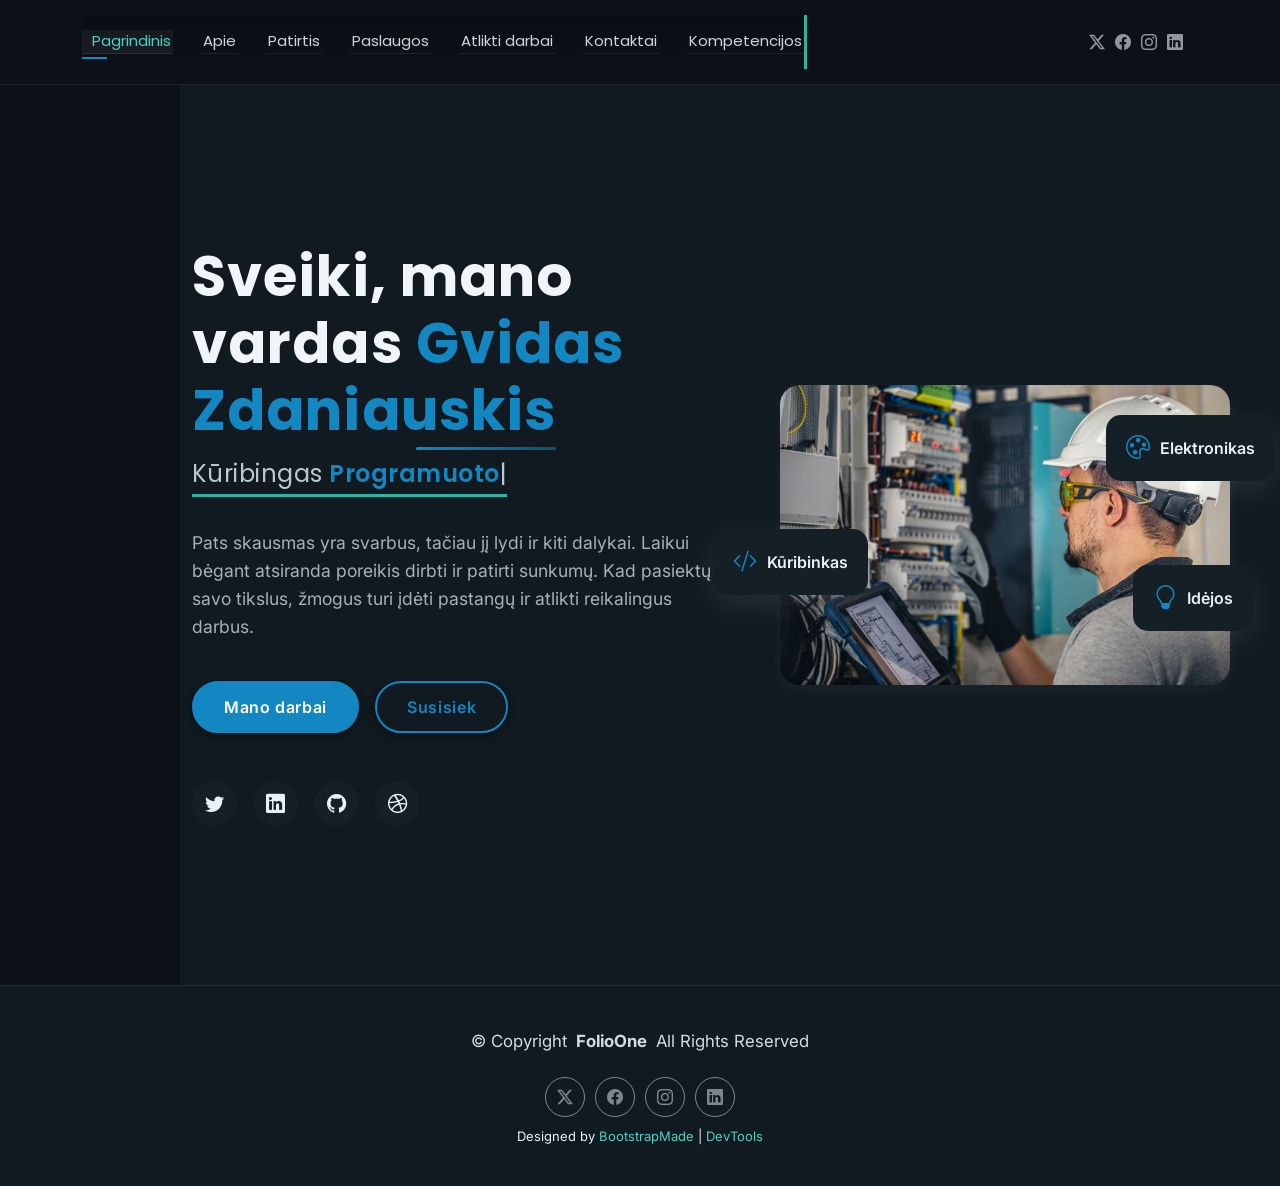
<file: index.html>
<!DOCTYPE html>
<html lang="en">

<head>
  <meta charset="utf-8">
  <meta content="width=device-width, initial-scale=1.0" name="viewport">
  <title>Index - FolioOne Bootstrap Template</title>
  <meta name="description" content="">
  <meta name="keywords" content="">

  <!-- Favicons -->
  <link href="assets/img/welsh-corgi-icon-cute-puppy-on-a-black-background-dog-icon-animal-logo-design-template-vector.jpg" rel="icon">
  <link href="assets/img/welsh-corgi-icon-cute-puppy-on-a-black-background-dog-icon-animal-logo-design-template-vector.jpg" rel="apple-touch-icon">

  <!-- Fonts -->
  <link href="https://fonts.googleapis.com" rel="preconnect">
  <link href="https://fonts.gstatic.com" rel="preconnect" crossorigin>
  <link href="https://fonts.googleapis.com/css2?family=Roboto:ital,wght@0,100;0,300;0,400;0,500;0,700;0,900;1,100;1,300;1,400;1,500;1,700;1,900&family=Poppins:ital,wght@0,100;0,200;0,300;0,400;0,500;0,600;0,700;0,800;0,900;1,100;1,200;1,300;1,400;1,500;1,600;1,700;1,800;1,900&family=Raleway:ital,wght@0,100;0,200;0,300;0,400;0,500;0,600;0,700;0,800;0,900;1,100;1,200;1,300;1,400;1,500;1,600;1,700;1,800;1,900&display=swap" rel="stylesheet">

  <!-- Vendor CSS Files -->
  <link href="assets/vendor/bootstrap/css/bootstrap.min.css" rel="stylesheet">
  <link href="assets/vendor/bootstrap-icons/bootstrap-icons.css" rel="stylesheet">
  <link href="assets/vendor/aos/aos.css" rel="stylesheet">
  <link href="assets/vendor/swiper/swiper-bundle.min.css" rel="stylesheet">
  <link href="assets/vendor/glightbox/css/glightbox.min.css" rel="stylesheet">

 <!-- Main CSS File -->
<link href="assets/css/main.css" rel="stylesheet">

<!-- Custom CSS File -->
<link href="assets/css/custom.css" rel="stylesheet">
  <!-- =======================================================
  * Template Name: FolioOne
  * Template URL: https://bootstrapmade.com/folioone-bootstrap-portfolio-website-template/
  * Updated: Aug 23 2025 with Bootstrap v5.3.7
  * Author: BootstrapMade.com
  * License: https://bootstrapmade.com/license/
  ======================================================== -->
</head>

<body class="index-page">

  <header id="header" class="header d-flex align-items-center light-background sticky-top">
    <div class="container position-relative d-flex align-items-center justify-content-between">

      <!-- <a href="index.html" class="logo d-flex align-items-center me-auto me-xl-0">
      <img src="assets/img/logo.webp" alt="">
      <h1 class="sitename">FolioOne</h1> 
    </a> -->

      <nav id="navmenu" class="navmenu">
        <ul>
          <li><a href="index.html" class="active">Pagrindinis</a></li>
          <li><a href="about.html">Apie</a></li>
          <li><a href="resume.html">Patirtis</a></li>
          <li><a href="services.html">Paslaugos</a></li>
          <li><a href="portfolio.html">Atlikti darbai</a></li>
          <li><a href="contact.html">Kontaktai</a></li>
          <li><a href="kompetencijos.html">Kompetencijos</a></li>
        </ul>
        <i class="mobile-nav-toggle d-xl-none bi bi-list"></i>
      </nav>

      <div class="header-social-links">
        <a href="#" class="twitter"><i class="bi bi-twitter-x"></i></a>
        <a href="#" class="facebook"><i class="bi bi-facebook"></i></a>
        <a href="#" class="instagram"><i class="bi bi-instagram"></i></a>
        <a href="#" class="linkedin"><i class="bi bi-linkedin"></i></a>
      </div>

    </div>
  </header>

  <main class="main">

    <!-- Hero Section -->
    <section id="hero" class="hero section">

      <div class="container" data-aos="fade-up" data-aos-delay="100">

        <div class="row gy-4 align-items-center">
          <div class="col-lg-6 order-2 order-lg-1">
            <div class="hero-content">
              <h1 data-aos="fade-up" data-aos-delay="200">Sveiki, mano vardas <span class="highlight">Gvidas Zdaniauskis</span></h1>
              <h2 data-aos="fade-up" data-aos-delay="300">Kūribingas <span class="typed" data-typed-items="Programuotojas, Bitininkas, Automatikas"></span></h2>
              <p data-aos="fade-up" data-aos-delay="400">Pats skausmas yra svarbus, tačiau jį lydi ir kiti dalykai. Laikui bėgant atsiranda poreikis dirbti ir patirti sunkumų. Kad pasiektų savo tikslus, žmogus turi įdėti pastangų ir atlikti reikalingus darbus. </p>
              <div class="hero-actions" data-aos="fade-up" data-aos-delay="500">
                <a href="portfolio.html" class="btn btn-primary">Mano darbai</a>
                <a href="contact.html" class="btn btn-outline">Susisiek</a>
              </div>
              <div class="social-links" data-aos="fade-up" data-aos-delay="600">
                <a href="#"><i class="bi bi-twitter"></i></a>
                <a href="#"><i class="bi bi-linkedin"></i></a>
                <a href="#"><i class="bi bi-github"></i></a>
                <a href="#"><i class="bi bi-dribbble"></i></a>
              </div>
            </div>
          </div>
          <div class="col-lg-6 order-1 order-lg-2">
            <div class="hero-image" data-aos="zoom-in" data-aos-delay="300">
              <div class="image-wrapper">
                <img src="assets/img/d418d9648c662fdc46bdc3d159db3201.jpg" alt="Sarah Mitchell" class="img-fluid">
                <div class="floating-elements">
                  <div class="floating-card design" data-aos="fade-left" data-aos-delay="700">
                    <i class="bi bi-palette"></i>
                    <span>Elektronikas</span>
                  </div>
                  <div class="floating-card code" data-aos="fade-right" data-aos-delay="800">
                    <i class="bi bi-code-slash"></i>
                    <span>Kūribinkas</span>
                  </div>
                  <div class="floating-card creativity" data-aos="fade-up" data-aos-delay="900">
                    <i class="bi bi-lightbulb"></i>
                    <span>Idėjos</span>
                  </div>
                </div>
              </div>
            </div>
          </div>
        </div>

      </div>

    </section><!-- /Hero Section -->

  </main>

  <footer id="footer" class="footer">

    <div class="container">
      <div class="copyright text-center ">
        <p>© <span>Copyright</span> <strong class="px-1 sitename">FolioOne</strong> <span>All Rights Reserved<br></span></p>
      </div>
      <div class="social-links d-flex justify-content-center">
        <a href=""><i class="bi bi-twitter-x"></i></a>
        <a href=""><i class="bi bi-facebook"></i></a>
        <a href=""><i class="bi bi-instagram"></i></a>
        <a href=""><i class="bi bi-linkedin"></i></a>
      </div>
      <div class="credits">
        <!-- All the links in the footer should remain intact. -->
        <!-- You can delete the links only if you've purchased the pro version. -->
        <!-- Licensing information: https://bootstrapmade.com/license/ -->
        <!-- Purchase the pro version with working PHP/AJAX contact form: [buy-url] -->
        Designed by <a href="https://bootstrapmade.com/">BootstrapMade</a> | <a href="https://bootstrapmade.com/tools/">DevTools</a>
      </div>
    </div>

  </footer>

  <!-- Scroll Top -->
  <a href="#" id="scroll-top" class="scroll-top d-flex align-items-center justify-content-center"><i class="bi bi-arrow-up-short"></i></a>

  <!-- Preloader -->
  <div id="preloader"></div>

  <!-- Vendor JS Files -->
  <script src="assets/vendor/bootstrap/js/bootstrap.bundle.min.js"></script>
  <script src="assets/vendor/php-email-form/validate.js"></script>
  <script src="assets/vendor/aos/aos.js"></script>
  <script src="assets/vendor/typed.js/typed.umd.js"></script>
  <script src="assets/vendor/waypoints/noframework.waypoints.js"></script>
  <script src="assets/vendor/purecounter/purecounter_vanilla.js"></script>
  <script src="assets/vendor/swiper/swiper-bundle.min.js"></script>
  <script src="assets/vendor/imagesloaded/imagesloaded.pkgd.min.js"></script>
  <script src="assets/vendor/isotope-layout/isotope.pkgd.min.js"></script>
  <script src="assets/vendor/glightbox/js/glightbox.min.js"></script>

  <!-- Main JS File -->
  <script src="assets/js/main.js"></script>

</body>

</html>
</file>
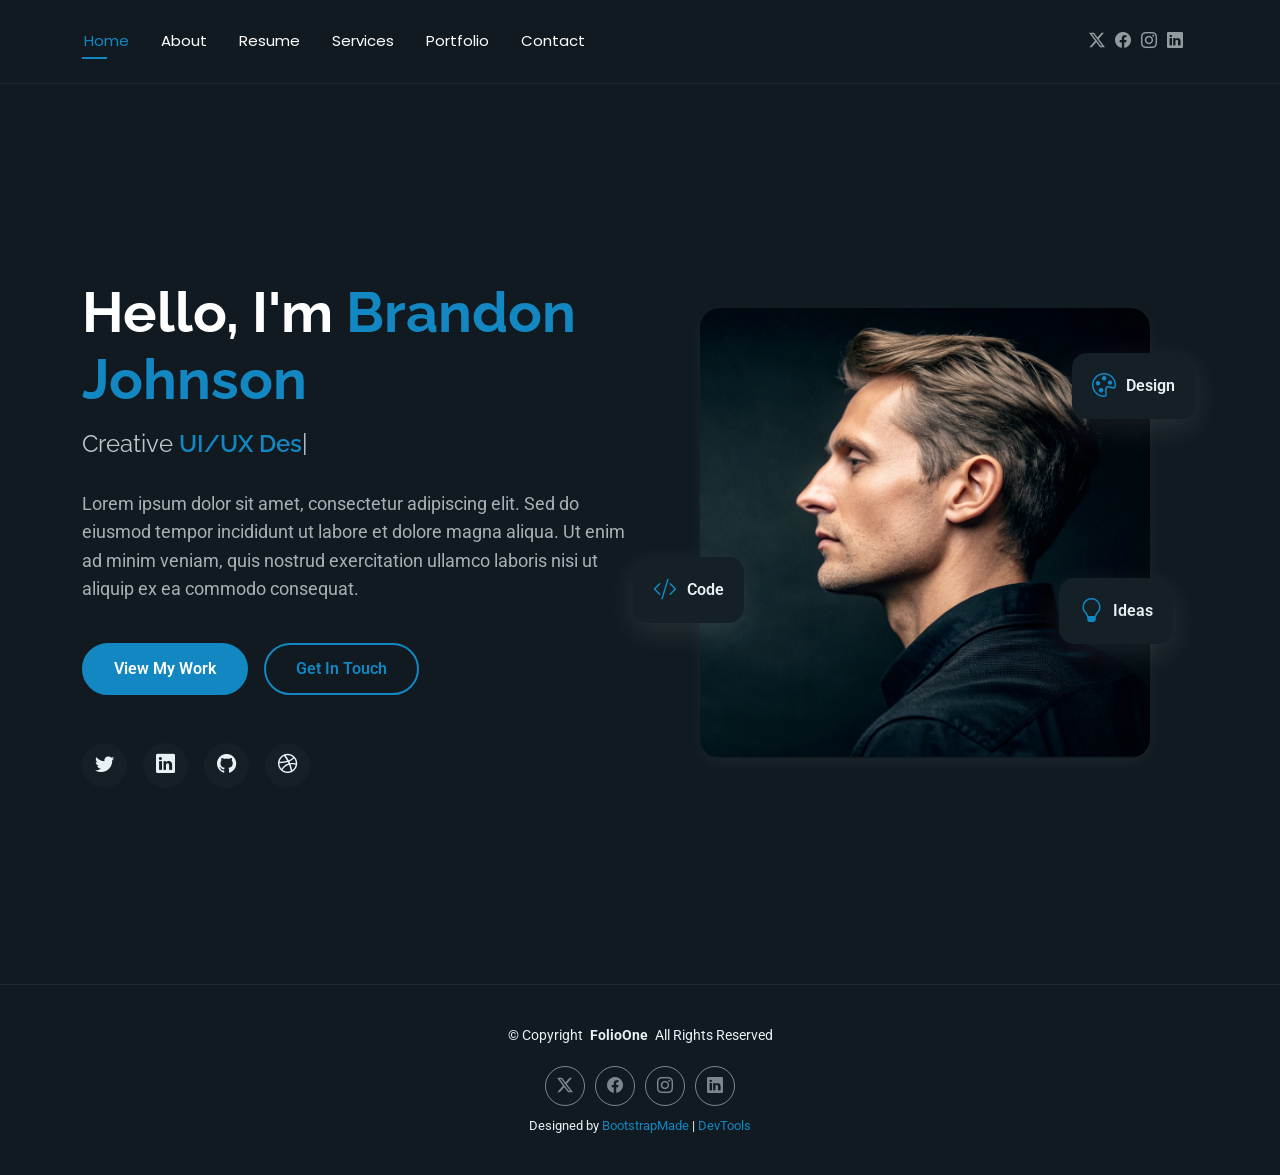
<file: template_1/index.html>
<!DOCTYPE html>
<html lang="en">

<head>
  <meta charset="utf-8">
  <meta content="width=device-width, initial-scale=1.0" name="viewport">
  <title>Index - FolioOne Bootstrap Template</title>
  <meta name="description" content="">
  <meta name="keywords" content="">

  <!-- Favicons -->
  <link href="assets/img/favicon.png" rel="icon">
  <link href="assets/img/apple-touch-icon.png" rel="apple-touch-icon">

  <!-- Fonts -->
  <link href="https://fonts.googleapis.com" rel="preconnect">
  <link href="https://fonts.gstatic.com" rel="preconnect" crossorigin>
  <link href="https://fonts.googleapis.com/css2?family=Roboto:ital,wght@0,100;0,300;0,400;0,500;0,700;0,900;1,100;1,300;1,400;1,500;1,700;1,900&family=Poppins:ital,wght@0,100;0,200;0,300;0,400;0,500;0,600;0,700;0,800;0,900;1,100;1,200;1,300;1,400;1,500;1,600;1,700;1,800;1,900&family=Raleway:ital,wght@0,100;0,200;0,300;0,400;0,500;0,600;0,700;0,800;0,900;1,100;1,200;1,300;1,400;1,500;1,600;1,700;1,800;1,900&display=swap" rel="stylesheet">

  <!-- Vendor CSS Files -->
  <link href="assets/vendor/bootstrap/css/bootstrap.min.css" rel="stylesheet">
  <link href="assets/vendor/bootstrap-icons/bootstrap-icons.css" rel="stylesheet">
  <link href="assets/vendor/aos/aos.css" rel="stylesheet">
  <link href="assets/vendor/swiper/swiper-bundle.min.css" rel="stylesheet">
  <link href="assets/vendor/glightbox/css/glightbox.min.css" rel="stylesheet">

  <!-- Main CSS File -->
  <link href="assets/css/main.css" rel="stylesheet">

  <!-- =======================================================
  * Template Name: FolioOne
  * Template URL: https://bootstrapmade.com/folioone-bootstrap-portfolio-website-template/
  * Updated: Aug 23 2025 with Bootstrap v5.3.7
  * Author: BootstrapMade.com
  * License: https://bootstrapmade.com/license/
  ======================================================== -->
</head>

<body class="index-page">

  <header id="header" class="header d-flex align-items-center light-background sticky-top">
    <div class="container position-relative d-flex align-items-center justify-content-between">

      <!-- <a href="index.html" class="logo d-flex align-items-center me-auto me-xl-0">
      <img src="assets/img/logo.webp" alt="">
      <h1 class="sitename">FolioOne</h1> 
    </a> -->

      <nav id="navmenu" class="navmenu">
        <ul>
          <li><a href="index.html" class="active">Home</a></li>
          <li><a href="about.html">About</a></li>
          <li><a href="resume.html">Resume</a></li>
          <li><a href="services.html">Services</a></li>
          <li><a href="portfolio.html">Portfolio</a></li>
          <li><a href="contact.html">Contact</a></li>
        </ul>
        <i class="mobile-nav-toggle d-xl-none bi bi-list"></i>
      </nav>

      <div class="header-social-links">
        <a href="#" class="twitter"><i class="bi bi-twitter-x"></i></a>
        <a href="#" class="facebook"><i class="bi bi-facebook"></i></a>
        <a href="#" class="instagram"><i class="bi bi-instagram"></i></a>
        <a href="#" class="linkedin"><i class="bi bi-linkedin"></i></a>
      </div>

    </div>
  </header>

  <main class="main">

    <!-- Hero Section -->
    <section id="hero" class="hero section">

      <div class="container" data-aos="fade-up" data-aos-delay="100">

        <div class="row gy-4 align-items-center">
          <div class="col-lg-6 order-2 order-lg-1">
            <div class="hero-content">
              <h1 data-aos="fade-up" data-aos-delay="200">Hello, I'm <span class="highlight">Brandon Johnson</span></h1>
              <h2 data-aos="fade-up" data-aos-delay="300">Creative <span class="typed" data-typed-items="UI/UX Designer, Web Developer, Digital Artist, Brand Strategist"></span></h2>
              <p data-aos="fade-up" data-aos-delay="400">Lorem ipsum dolor sit amet, consectetur adipiscing elit. Sed do eiusmod tempor incididunt ut labore et dolore magna aliqua. Ut enim ad minim veniam, quis nostrud exercitation ullamco laboris nisi ut aliquip ex ea commodo consequat.</p>
              <div class="hero-actions" data-aos="fade-up" data-aos-delay="500">
                <a href="portfolio.html" class="btn btn-primary">View My Work</a>
                <a href="contact.html" class="btn btn-outline">Get In Touch</a>
              </div>
              <div class="social-links" data-aos="fade-up" data-aos-delay="600">
                <a href="#"><i class="bi bi-twitter"></i></a>
                <a href="#"><i class="bi bi-linkedin"></i></a>
                <a href="#"><i class="bi bi-github"></i></a>
                <a href="#"><i class="bi bi-dribbble"></i></a>
              </div>
            </div>
          </div>
          <div class="col-lg-6 order-1 order-lg-2">
            <div class="hero-image" data-aos="zoom-in" data-aos-delay="300">
              <div class="image-wrapper">
                <img src="assets/img/profile/profile-square-11.webp" alt="Sarah Mitchell" class="img-fluid">
                <div class="floating-elements">
                  <div class="floating-card design" data-aos="fade-left" data-aos-delay="700">
                    <i class="bi bi-palette"></i>
                    <span>Design</span>
                  </div>
                  <div class="floating-card code" data-aos="fade-right" data-aos-delay="800">
                    <i class="bi bi-code-slash"></i>
                    <span>Code</span>
                  </div>
                  <div class="floating-card creativity" data-aos="fade-up" data-aos-delay="900">
                    <i class="bi bi-lightbulb"></i>
                    <span>Ideas</span>
                  </div>
                </div>
              </div>
            </div>
          </div>
        </div>

      </div>

    </section><!-- /Hero Section -->

  </main>

  <footer id="footer" class="footer">

    <div class="container">
      <div class="copyright text-center ">
        <p>© <span>Copyright</span> <strong class="px-1 sitename">FolioOne</strong> <span>All Rights Reserved<br></span></p>
      </div>
      <div class="social-links d-flex justify-content-center">
        <a href=""><i class="bi bi-twitter-x"></i></a>
        <a href=""><i class="bi bi-facebook"></i></a>
        <a href=""><i class="bi bi-instagram"></i></a>
        <a href=""><i class="bi bi-linkedin"></i></a>
      </div>
      <div class="credits">
        <!-- All the links in the footer should remain intact. -->
        <!-- You can delete the links only if you've purchased the pro version. -->
        <!-- Licensing information: https://bootstrapmade.com/license/ -->
        <!-- Purchase the pro version with working PHP/AJAX contact form: [buy-url] -->
        Designed by <a href="https://bootstrapmade.com/">BootstrapMade</a> | <a href="https://bootstrapmade.com/tools/">DevTools</a>
      </div>
    </div>

  </footer>

  <!-- Scroll Top -->
  <a href="#" id="scroll-top" class="scroll-top d-flex align-items-center justify-content-center"><i class="bi bi-arrow-up-short"></i></a>

  <!-- Preloader -->
  <div id="preloader"></div>

  <!-- Vendor JS Files -->
  <script src="assets/vendor/bootstrap/js/bootstrap.bundle.min.js"></script>
  <script src="assets/vendor/php-email-form/validate.js"></script>
  <script src="assets/vendor/aos/aos.js"></script>
  <script src="assets/vendor/typed.js/typed.umd.js"></script>
  <script src="assets/vendor/waypoints/noframework.waypoints.js"></script>
  <script src="assets/vendor/purecounter/purecounter_vanilla.js"></script>
  <script src="assets/vendor/swiper/swiper-bundle.min.js"></script>
  <script src="assets/vendor/imagesloaded/imagesloaded.pkgd.min.js"></script>
  <script src="assets/vendor/isotope-layout/isotope.pkgd.min.js"></script>
  <script src="assets/vendor/glightbox/js/glightbox.min.js"></script>

  <!-- Main JS File -->
  <script src="assets/js/main.js"></script>

</body>

</html>
</file>
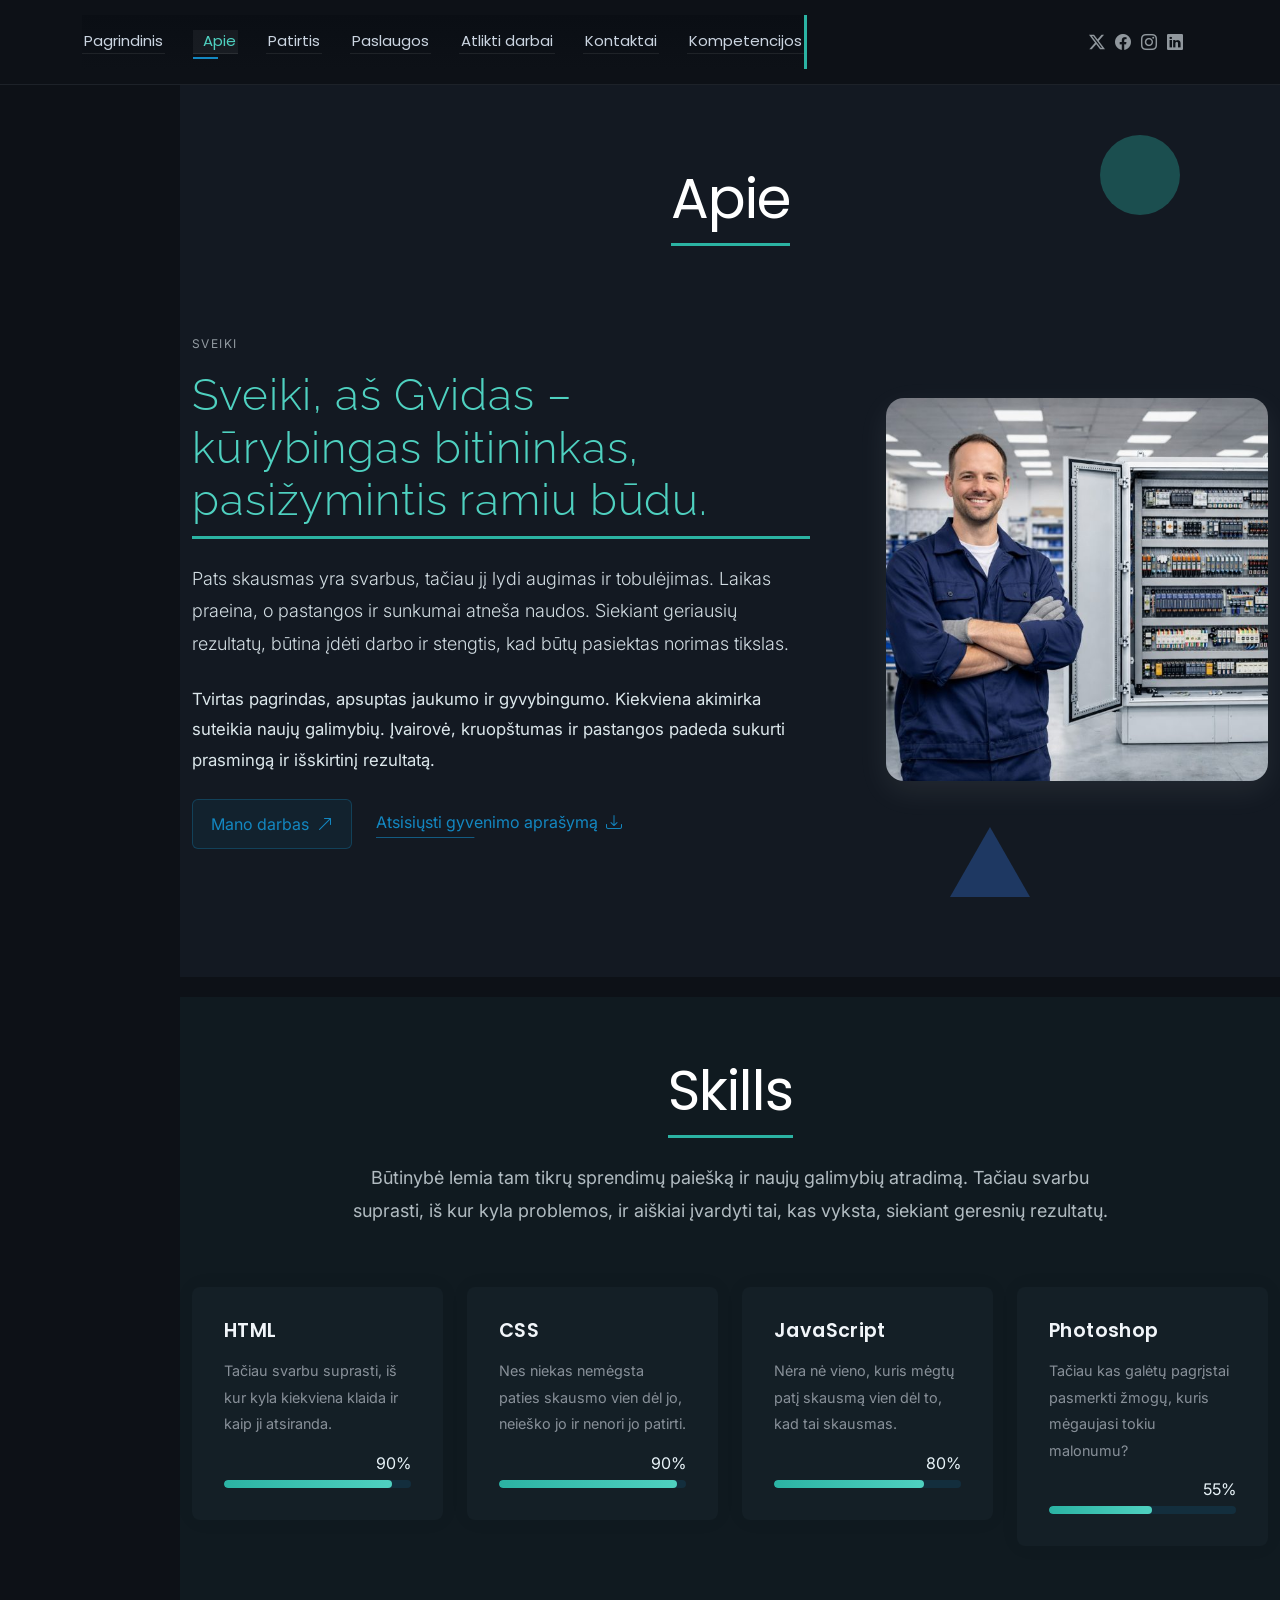
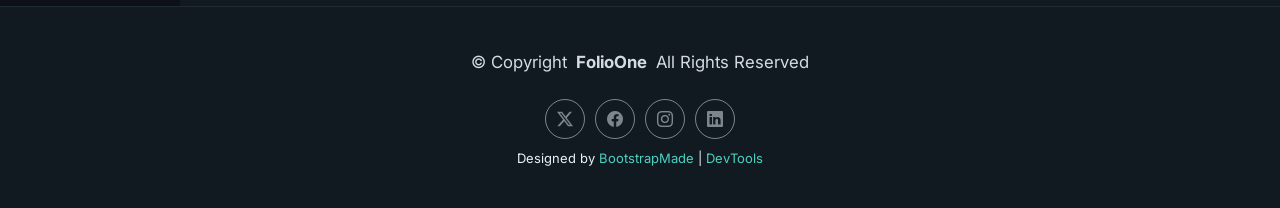
<file: about.html>
<!DOCTYPE html>
<html lang="en">

<head>
  <meta charset="utf-8">
  <meta content="width=device-width, initial-scale=1.0" name="viewport">

  <title>About - FolioOne Bootstrap Template</title>
  <meta name="description" content="">
  <meta name="keywords" content="">

  <!-- Favicons -->
  <link href="assets/img/welsh-corgi-icon-cute-puppy-on-a-black-background-dog-icon-animal-logo-design-template-vector.jpg" rel="icon">
  <link href="assets/img/welsh-corgi-icon-cute-puppy-on-a-black-background-dog-icon-animal-logo-design-template-vector.jpg" rel="apple-touch-icon">

  <!-- Fonts -->
  <link href="https://fonts.googleapis.com" rel="preconnect">
  <link href="https://fonts.gstatic.com" rel="preconnect" crossorigin>
  <link href="https://fonts.googleapis.com/css2?family=Roboto:wght@100;300;400;500;700;900&family=Poppins:wght@400;500;600;700&family=Raleway:wght@400;500;600;700&display=swap" rel="stylesheet">

  <!-- Vendor CSS Files -->
  <link href="assets/vendor/bootstrap/css/bootstrap.min.css" rel="stylesheet">
  <link href="assets/vendor/bootstrap-icons/bootstrap-icons.css" rel="stylesheet">
  <link href="assets/vendor/aos/aos.css" rel="stylesheet">
  <link href="assets/vendor/swiper/swiper-bundle.min.css" rel="stylesheet">
  <link href="assets/vendor/glightbox/css/glightbox.min.css" rel="stylesheet">

  <!-- Main CSS File -->
  <link href="assets/css/main.css" rel="stylesheet">

  <!-- Custom CSS File -->
  <link href="assets/css/custom.css" rel="stylesheet">
</head>

<body class="about-page">

  <!-- Header -->
  <header id="header" class="header d-flex align-items-center light-background sticky-top">
    <div class="container position-relative d-flex align-items-center justify-content-between">

      <nav id="navmenu" class="navmenu">
        <ul>
          <li><a href="index.html">Pagrindinis</a></li>
          <li><a href="about.html" class="active">Apie</a></li>
          <li><a href="resume.html">Patirtis</a></li>
          <li><a href="services.html">Paslaugos</a></li>
          <li><a href="portfolio.html">Atlikti darbai</a></li>
          <li><a href="contact.html">Kontaktai</a></li>
          <li><a href="kompetencijos.html">Kompetencijos</a></li>
        </ul>

        <i class="mobile-nav-toggle d-xl-none bi bi-list"></i>
      </nav>

      <div class="header-social-links">
        <a href="#" class="twitter"><i class="bi bi-twitter-x"></i></a>
        <a href="#" class="facebook"><i class="bi bi-facebook"></i></a>
        <a href="#" class="instagram"><i class="bi bi-instagram"></i></a>
        <a href="#" class="linkedin"><i class="bi bi-linkedin"></i></a>
      </div>

    </div>
  </header>

  <main class="main">

    <!-- About Section -->
    <section id="about" class="about section">

      <!-- LD11: CSS ANIMUOTOS FIGŪROS -->
      <div class="css-shapes-wrapper">
        <div class="shape-circle"></div>
        <div class="shape-triangle"></div>
      </div>

      <!-- Section Title -->
      <div class="container section-title" data-aos="fade-up">
        <h2>Apie</h2>
      </div>

      <div class="container" data-aos="fade-up" data-aos-delay="100">

        <!-- Intro + Photo -->
        <div class="row align-items-center justify-content-between gy-5 mb-5">

          <div class="col-lg-7" data-aos="fade-right" data-aos-delay="150">
            <div class="intro-content">

              <span class="eyebrow">Sveiki</span>

              <h2 class="headline">
                Sveiki, aš Gvidas – kūrybingas bitininkas, pasižymintis ramiu būdu.
              </h2>

              <p class="lead">
                Pats skausmas yra svarbus, tačiau jį lydi augimas ir tobulėjimas.
                Laikas praeina, o pastangos ir sunkumai atneša naudos.
                Siekiant geriausių rezultatų, būtina įdėti darbo ir stengtis,
                kad būtų pasiektas norimas tikslas.
              </p>

              <p>
                Tvirtas pagrindas, apsuptas jaukumo ir gyvybingumo.
                Kiekviena akimirka suteikia naujų galimybių.
                Įvairovė, kruopštumas ir pastangos padeda sukurti
                prasmingą ir išskirtinį rezultatą.
              </p>

              <div class="cta-group">

                <a href="#portfolio" class="btn-ghost">
                  Mano darbas <i class="bi bi-arrow-up-right"></i>
                </a>

                <a href="#" class="link-underline">
                  Atsisiųsti gyvenimo aprašymą
                  <i class="bi bi-download"></i>
                </a>

              </div>
            </div>
          </div>

          <div class="col-lg-5" data-aos="zoom-in" data-aos-delay="250">
            <figure class="profile-figure text-center text-lg-end">
              <img src="assets/img/Svetainei-600x600.jpg"
                   alt="Gvido nuotrauka"
                   class="img-fluid profile-photo">
            </figure>
          </div>

        </div>
        <!-- End Intro + Photo -->

      </div>
    </section>
    <!-- End About Section -->


    <!-- Skills Section -->
    <section id="skills" class="skills section">

      <!-- Section Title -->
      <div class="container section-title" data-aos="fade-up">
        <h2>Skills</h2>

        <p>
          Būtinybė lemia tam tikrų sprendimų paiešką ir naujų galimybių atradimą.
          Tačiau svarbu suprasti, iš kur kyla problemos, ir aiškiai įvardyti
          tai, kas vyksta, siekiant geresnių rezultatų.
        </p>
      </div>

      <div class="container" data-aos="fade-up" data-aos-delay="100">

        <div class="row g-4 skills-animation">

          <div class="col-md-6 col-lg-3" data-aos="fade-up" data-aos-delay="100">
            <div class="skill-box">
              <h3>HTML</h3>
              <p>Tačiau svarbu suprasti, iš kur kyla kiekviena klaida ir kaip ji atsiranda.</p>
              <span class="text-end d-block">90%</span>

              <div class="progress">
                <div class="progress-bar" role="progressbar"
                     aria-valuenow="90" aria-valuemin="0" aria-valuemax="100">
                </div>
              </div>
            </div>
          </div>

          <div class="col-md-6 col-lg-3" data-aos="fade-up" data-aos-delay="200">
            <div class="skill-box">
              <h3>CSS</h3>
              <p>Nes niekas nemėgsta paties skausmo vien dėl jo, neieško jo ir nenori jo patirti.</p>
              <span class="text-end d-block">90%</span>

              <div class="progress">
                <div class="progress-bar" role="progressbar"
                     aria-valuenow="95" aria-valuemin="0" aria-valuemax="100">
                </div>
              </div>
            </div>
          </div>

          <div class="col-md-6 col-lg-3" data-aos="fade-up" data-aos-delay="300">
            <div class="skill-box">
              <h3>JavaScript</h3>
              <p>Nėra nė vieno, kuris mėgtų patį skausmą vien dėl to, kad tai skausmas.</p>
              <span class="text-end d-block">80%</span>

              <div class="progress">
                <div class="progress-bar" role="progressbar"
                     aria-valuenow="80" aria-valuemin="0" aria-valuemax="100">
                </div>
              </div>
            </div>
          </div>

          <div class="col-md-6 col-lg-3" data-aos="fade-up" data-aos-delay="400">
            <div class="skill-box">
              <h3>Photoshop</h3>
              <p>Tačiau kas galėtų pagrįstai pasmerkti žmogų, kuris mėgaujasi tokiu malonumu?</p>
              <span class="text-end d-block">55%</span>

              <div class="progress">
                <div class="progress-bar" role="progressbar"
                     aria-valuenow="55" aria-valuemin="0" aria-valuemax="100">
                </div>
              </div>
            </div>
          </div>

        </div>
      </div>

    </section>
    <!-- End Skills Section -->

  </main>


  <!-- Footer -->
  <footer id="footer" class="footer">

    <div class="container">

      <div class="copyright text-center">
        <p>
          © <span>Copyright</span>
          <strong class="px-1 sitename">FolioOne</strong>
          <span>All Rights Reserved</span>
        </p>
      </div>

      <div class="social-links d-flex justify-content-center">
        <a href=""><i class="bi bi-twitter-x"></i></a>
        <a href=""><i class="bi bi-facebook"></i></a>
        <a href=""><i class="bi bi-instagram"></i></a>
        <a href=""><i class="bi bi-linkedin"></i></a>
      </div>

      <div class="credits">
        Designed by
        <a href="https://bootstrapmade.com/">BootstrapMade</a> |
        <a href="https://bootstrapmade.com/tools/">DevTools</a>
      </div>

    </div>
  </footer>


  <!-- Scroll Top -->
  <a href="#" id="scroll-top"
     class="scroll-top d-flex align-items-center justify-content-center">
    <i class="bi bi-arrow-up-short"></i>
  </a>

  <!-- Preloader -->
  <div id="preloader"></div>


  <!-- Vendor JS Files -->
  <script src="assets/vendor/bootstrap/js/bootstrap.bundle.min.js"></script>
  <script src="assets/vendor/php-email-form/validate.js"></script>
  <script src="assets/vendor/aos/aos.js"></script>
  <script src="assets/vendor/typed.js/typed.umd.js"></script>
  <script src="assets/vendor/waypoints/noframework.waypoints.js"></script>
  <script src="assets/vendor/purecounter/purecounter_vanilla.js"></script>
  <script src="assets/vendor/swiper/swiper-bundle.min.js"></script>
  <script src="assets/vendor/imagesloaded/imagesloaded.pkgd.min.js"></script>
  <script src="assets/vendor/isotope-layout/isotope.pkgd.min.js"></script>
  <script src="assets/vendor/glightbox/js/glightbox.min.js"></script>

  <!-- Main JS File -->
  <script src="assets/js/main.js"></script>

</body>
</html>
</file>
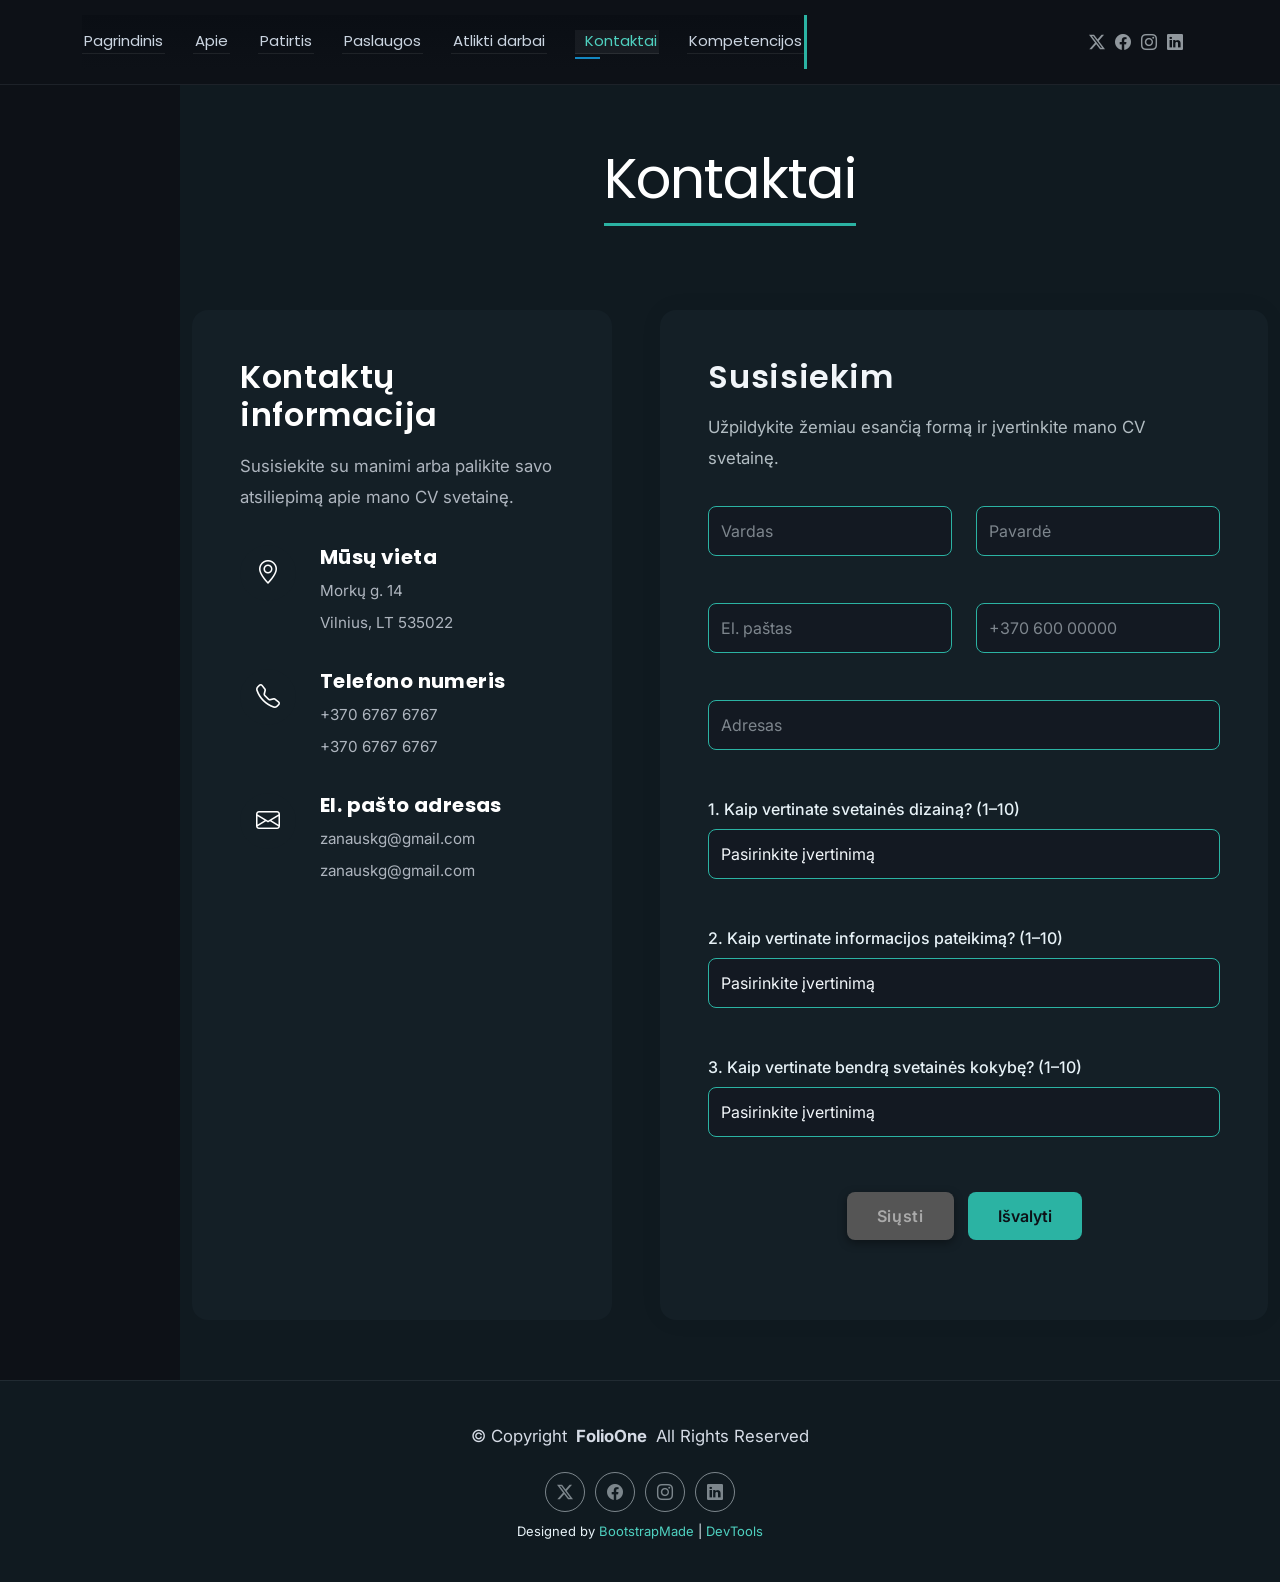
<file: contact.html>
<!DOCTYPE html>
<html lang="lt">

<head>
  <meta charset="utf-8">
  <meta content="width=device-width, initial-scale=1.0" name="viewport">

  <title>Kontaktai - FolioOne</title>
  <meta name="description" content="Kontaktų puslapis">
  <meta name="keywords" content="CV, kontaktai">

  <!-- Favicons -->
  <link href="assets/img/welsh-corgi-icon-cute-puppy-on-a-black-background-dog-icon-animal-logo-design-template-vector.jpg" rel="icon">
  <link href="assets/img/welsh-corgi-icon-cute-puppy-on-a-black-background-dog-icon-animal-logo-design-template-vector.jpg" rel="apple-touch-icon">

  <!-- Fonts -->
  <link href="https://fonts.googleapis.com" rel="preconnect">
  <link href="https://fonts.gstatic.com" rel="preconnect" crossorigin>
  <link href="https://fonts.googleapis.com/css2?family=Roboto:wght@400;500;700&family=Poppins:wght@400;500;600;700&family=Raleway:wght@400;500;600;700&display=swap" rel="stylesheet">

  <!-- Vendor CSS Files -->
  <link href="assets/vendor/bootstrap/css/bootstrap.min.css" rel="stylesheet">
  <link href="assets/vendor/bootstrap-icons/bootstrap-icons.css" rel="stylesheet">
  <link href="assets/vendor/aos/aos.css" rel="stylesheet">
  <link href="assets/vendor/swiper/swiper-bundle.min.css" rel="stylesheet">
  <link href="assets/vendor/glightbox/css/glightbox.min.css" rel="stylesheet">

  <!-- Main CSS File -->
  <link href="assets/css/main.css" rel="stylesheet">

  <!-- Custom CSS File -->
  <link href="assets/css/custom.css" rel="stylesheet">

</head>

<body class="contact-page">

  <!-- Header -->
  <header id="header" class="header d-flex align-items-center light-background sticky-top">

    <div class="container position-relative d-flex align-items-center justify-content-between">

      <nav id="navmenu" class="navmenu">
        <ul>
          <li><a href="index.html">Pagrindinis</a></li>
          <li><a href="about.html">Apie</a></li>
          <li><a href="resume.html">Patirtis</a></li>
          <li><a href="services.html">Paslaugos</a></li>
          <li><a href="portfolio.html">Atlikti darbai</a></li>
          <li><a href="contact.html" class="active">Kontaktai</a></li>
          <li><a href="kompetencijos.html">Kompetencijos</a></li>
        </ul>

        <i class="mobile-nav-toggle d-xl-none bi bi-list"></i>
      </nav>

      <div class="header-social-links">
        <a href="#" class="twitter"><i class="bi bi-twitter-x"></i></a>
        <a href="#" class="facebook"><i class="bi bi-facebook"></i></a>
        <a href="#" class="instagram"><i class="bi bi-instagram"></i></a>
        <a href="#" class="linkedin"><i class="bi bi-linkedin"></i></a>
      </div>

    </div>
  </header>

  <!-- Main -->
  <main class="main">

    <!-- Contact Section -->
    <section id="contact" class="contact section">

      <!-- Section Title -->
      <div class="container section-title" data-aos="fade-up">
        <h2>Kontaktai</h2>
      </div>

      <div class="container" data-aos="fade-up" data-aos-delay="100">

        <div class="row g-4 g-lg-5">

          <!-- Kontaktų informacija -->
          <div class="col-lg-5">

            <div class="info-box" data-aos="fade-up" data-aos-delay="200">

              <h3>Kontaktų informacija</h3>

              <p>Susisiekite su manimi arba palikite savo atsiliepimą apie mano CV svetainę.</p>

              <!-- Vieta -->
              <div class="info-item" data-aos="fade-up" data-aos-delay="300">

                <div class="icon-box">
                  <i class="bi bi-geo-alt"></i>
                </div>

                <div class="content">
                  <h4>Mūsų vieta</h4>
                  <p>Morkų g. 14</p>
                  <p>Vilnius, LT 535022</p>
                </div>

              </div>

              <!-- Telefonas -->
              <div class="info-item" data-aos="fade-up" data-aos-delay="400">

                <div class="icon-box">
                  <i class="bi bi-telephone"></i>
                </div>

                <div class="content">
                  <h4>Telefono numeris</h4>
                  <p>+370 6767 6767</p>
                  <p>+370 6767 6767</p>
                </div>

              </div>

              <!-- El. paštas -->
              <div class="info-item" data-aos="fade-up" data-aos-delay="500">

                <div class="icon-box">
                  <i class="bi bi-envelope"></i>
                </div>

                <div class="content">
                  <h4>El. pašto adresas</h4>
                  <p>zanauskg@gmail.com</p>
                  <p>zanauskg@gmail.com</p>
                </div>

              </div>

            </div>

          </div>

          <!-- Kontaktų forma -->
          <div class="col-lg-7">

            <div class="contact-form" data-aos="fade-up" data-aos-delay="300">

              <h3>Susisiekim</h3>

              <p>Užpildykite žemiau esančią formą ir įvertinkite mano CV svetainę.</p>

              <form id="cvContactForm" class="custom-cv-form" novalidate>

                <div class="row gy-4">

                  <!-- Vardas -->
                  <div class="col-md-6">
                    <input
                      type="text"
                      id="vardas"
                      class="form-control"
                      placeholder="Vardas"
                      autocomplete="given-name"
                      required>
                    <small class="field-error" id="vardasError"></small>
                  </div>

                  <!-- Pavardė -->
                  <div class="col-md-6">
                    <input
                      type="text"
                      id="pavarde"
                      class="form-control"
                      placeholder="Pavardė"
                      autocomplete="family-name"
                      required>
                    <small class="field-error" id="pavardeError"></small>
                  </div>

                  <!-- El. paštas -->
                  <div class="col-md-6">
                    <input
                      type="email"
                      id="email"
                      class="form-control"
                      placeholder="El. paštas"
                      autocomplete="email"
                      required>
                    <small class="field-error" id="emailError"></small>
                  </div>

                  <!-- Telefonas -->
                  <div class="col-md-6">
                    <input
                      type="tel"
                      id="telefonas"
                      class="form-control"
                      placeholder="+370 600 00000"
                      autocomplete="tel"
                      required>
                    <small class="field-error" id="telefonasError"></small>
                  </div>

                  <!-- Adresas -->
                  <div class="col-12">
                    <input
                      type="text"
                      id="adresas"
                      class="form-control"
                      placeholder="Adresas"
                      autocomplete="street-address"
                      required>
                    <small class="field-error" id="adresasError"></small>
                  </div>

                  <!-- Klausimas 1 -->
                  <div class="col-12">
                    <label for="klausimas1">
                      1. Kaip vertinate svetainės dizainą? (1–10)
                    </label>

                    <select id="klausimas1" class="form-control" required>
                      <option value="">Pasirinkite įvertinimą</option>
                      <option value="1">1</option>
                      <option value="2">2</option>
                      <option value="3">3</option>
                      <option value="4">4</option>
                      <option value="5">5</option>
                      <option value="6">6</option>
                      <option value="7">7</option>
                      <option value="8">8</option>
                      <option value="9">9</option>
                      <option value="10">10</option>
                    </select>
                    <small class="field-error" id="klausimas1Error"></small>
                  </div>

                  <!-- Klausimas 2 -->
                  <div class="col-12">
                    <label for="klausimas2">
                      2. Kaip vertinate informacijos pateikimą? (1–10)
                    </label>

                    <select id="klausimas2" class="form-control" required>
                      <option value="">Pasirinkite įvertinimą</option>
                      <option value="1">1</option>
                      <option value="2">2</option>
                      <option value="3">3</option>
                      <option value="4">4</option>
                      <option value="5">5</option>
                      <option value="6">6</option>
                      <option value="7">7</option>
                      <option value="8">8</option>
                      <option value="9">9</option>
                      <option value="10">10</option>
                    </select>
                    <small class="field-error" id="klausimas2Error"></small>
                  </div>

                  <!-- Klausimas 3 -->
                  <div class="col-12">
                    <label for="klausimas3">
                      3. Kaip vertinate bendrą svetainės kokybę? (1–10)
                    </label>

                    <select id="klausimas3" class="form-control" required>
                      <option value="">Pasirinkite įvertinimą</option>
                      <option value="1">1</option>
                      <option value="2">2</option>
                      <option value="3">3</option>
                      <option value="4">4</option>
                      <option value="5">5</option>
                      <option value="6">6</option>
                      <option value="7">7</option>
                      <option value="8">8</option>
                      <option value="9">9</option>
                      <option value="10">10</option>
                    </select>
                    <small class="field-error" id="klausimas3Error"></small>
                  </div>

                  <!-- Mygtukai -->
                  <div class="col-12 text-center">

                    <button type="submit" id="submitBtn" disabled>
                      Siųsti
                    </button>

                    <button type="reset" id="clearBtn">
                      Išvalyti
                    </button>

                  </div>

                </div>

              </form>

              <!-- Rezultatų atvaizdavimas -->
              <div id="formResults" class="mt-4"></div>

            </div>

          </div>

        </div>

      </div>

    </section>

  </main>

  <!-- Footer -->
  <footer id="footer" class="footer">

    <div class="container">

      <div class="copyright text-center">
        <p>
          © <span>Copyright</span>
          <strong class="px-1 sitename">FolioOne</strong>
          <span>All Rights Reserved</span>
        </p>
      </div>

      <div class="social-links d-flex justify-content-center">
        <a href=""><i class="bi bi-twitter-x"></i></a>
        <a href=""><i class="bi bi-facebook"></i></a>
        <a href=""><i class="bi bi-instagram"></i></a>
        <a href=""><i class="bi bi-linkedin"></i></a>
      </div>

      <div class="credits">
        Designed by
        <a href="https://bootstrapmade.com/">BootstrapMade</a> |
        <a href="https://bootstrapmade.com/tools/">DevTools</a>
      </div>

    </div>

  </footer>

  <!-- Scroll Top -->
  <a href="#" id="scroll-top"
     class="scroll-top d-flex align-items-center justify-content-center">
    <i class="bi bi-arrow-up-short"></i>
  </a>

  <!-- Preloader -->
  <div id="preloader"></div>

  <!-- Vendor JS Files -->
  <script src="assets/vendor/bootstrap/js/bootstrap.bundle.min.js"></script>
  <script src="assets/vendor/aos/aos.js"></script>
  <script src="assets/vendor/typed.js/typed.umd.js"></script>
  <script src="assets/vendor/waypoints/noframework.waypoints.js"></script>
  <script src="assets/vendor/purecounter/purecounter_vanilla.js"></script>
  <script src="assets/vendor/swiper/swiper-bundle.min.js"></script>
  <script src="assets/vendor/imagesloaded/imagesloaded.pkgd.min.js"></script>
  <script src="assets/vendor/isotope-layout/isotope.pkgd.min.js"></script>
  <script src="assets/vendor/glightbox/js/glightbox.min.js"></script>

  <!-- Main JS File -->
  <script src="assets/js/main.js"></script>

  <!-- Custom JS File -->
  <script src="assets/js/custom.js"></script>

</body>

</html>
</file>
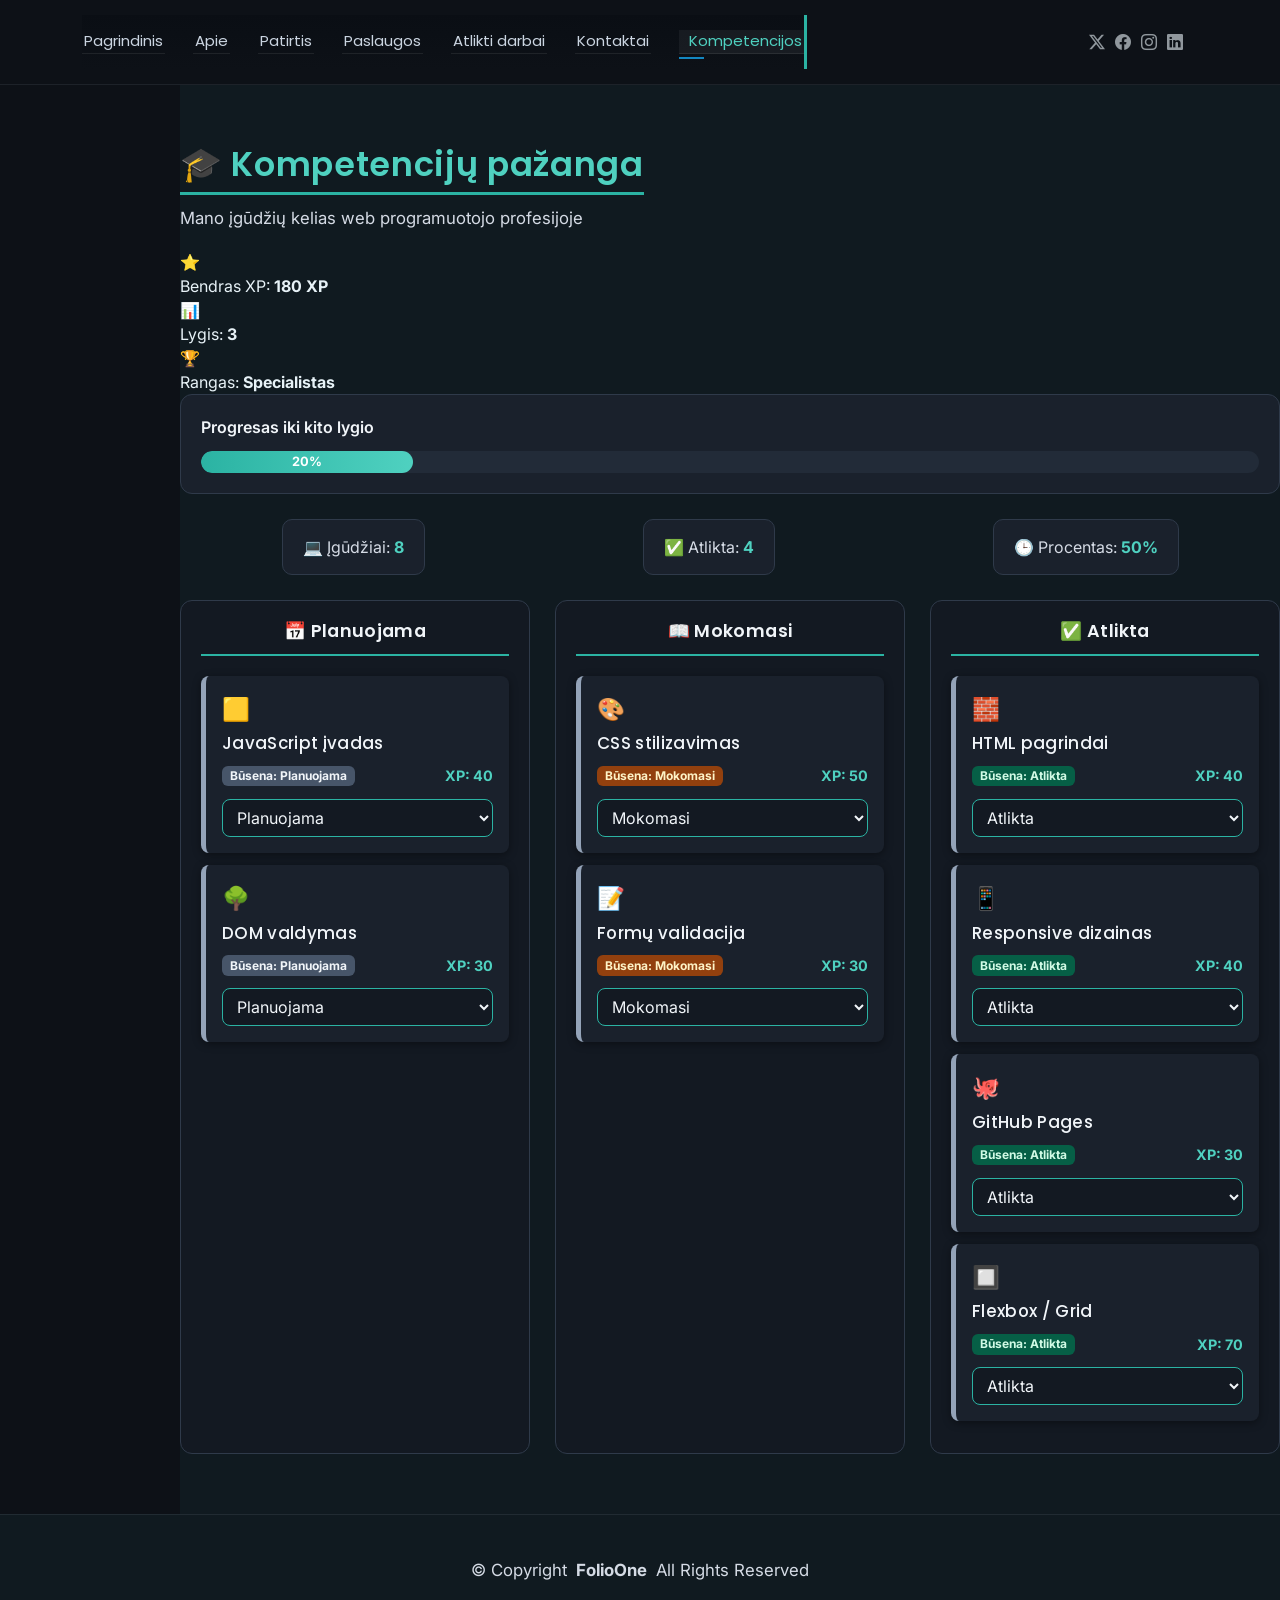
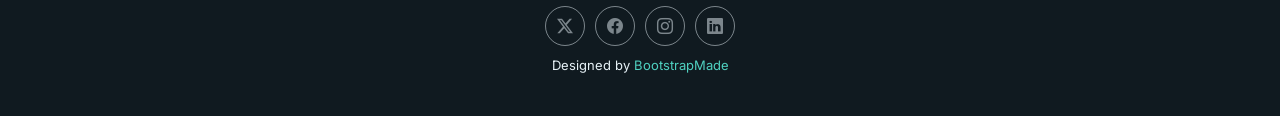
<file: kompetencijos.html>
<!DOCTYPE html>
<html lang="lt">

<head>
  <meta charset="utf-8">
  <meta content="width=device-width, initial-scale=1.0" name="viewport">

  <title>Kompetencijos - FolioOne</title>
  <meta name="description" content="Mano kompetencijų pažanga">

  <link href="assets/img/welsh-corgi-icon-cute-puppy-on-a-black-background-dog-icon-animal-logo-design-template-vector.jpg" rel="icon">

  <link href="https://fonts.googleapis.com" rel="preconnect">
  <link href="https://fonts.gstatic.com" rel="preconnect" crossorigin>
  <link href="https://fonts.googleapis.com/css2?family=Roboto:wght@400;500;700&family=Poppins:wght@400;500;600;700&display=swap" rel="stylesheet">

  <link href="assets/vendor/bootstrap/css/bootstrap.min.css" rel="stylesheet">
  <link href="assets/vendor/bootstrap-icons/bootstrap-icons.css" rel="stylesheet">
  <link href="assets/vendor/aos/aos.css" rel="stylesheet">

  <link href="assets/css/main.css" rel="stylesheet">
  <link href="assets/css/custom.css" rel="stylesheet">

  <style>
    .skill-card__select {
      margin-top: 12px;
      padding: 7px 10px;
      width: 100%;
      border-radius: 8px;
      border: 1px solid #2bb3a3;
      background: #131922;
      color: #f1f5f9;
      cursor: pointer;
    }

    .skill-card__select:focus {
      outline: 2px solid #2bb3a3;
    }

    .xp-progress__fill {
      transition: width 0.4s ease;
      min-width: 0;
    }

    .skill-card {
      margin-bottom: 12px;
    }
  </style>

</head>

<body class="starter-page-page">

  <!-- HEADER -->
  <header id="header" class="header d-flex align-items-center light-background sticky-top">

    <div class="container position-relative d-flex align-items-center justify-content-between">

      <nav id="navmenu" class="navmenu">
        <ul>
          <li><a href="index.html">Pagrindinis</a></li>
          <li><a href="about.html">Apie</a></li>
          <li><a href="resume.html">Patirtis</a></li>
          <li><a href="services.html">Paslaugos</a></li>
          <li><a href="portfolio.html">Atlikti darbai</a></li>
          <li><a href="contact.html">Kontaktai</a></li>
          <li><a href="kompetencijos.html" class="active">Kompetencijos</a></li>
        </ul>

        <i class="mobile-nav-toggle d-xl-none bi bi-list"></i>
      </nav>

      <div class="header-social-links">
        <a href="#" class="twitter"><i class="bi bi-twitter-x"></i></a>
        <a href="#" class="facebook"><i class="bi bi-facebook"></i></a>
        <a href="#" class="instagram"><i class="bi bi-instagram"></i></a>
        <a href="#" class="linkedin"><i class="bi bi-linkedin"></i></a>
      </div>

    </div>
  </header>

  <!-- MAIN -->
  <main class="main">

    <section id="kompetencijos" class="skills">

      <div class="skills__head">
        <h2 class="skills__title">🎓 Kompetencijų pažanga</h2>

        <p class="skills__subtitle">
          Mano įgūdžių kelias web programuotojo profesijoje
        </p>
      </div>

      <!-- XP, LYGIS IR RANGAS -->
      <div class="skills__summary">

        <div class="info-box info-box--xp">
          <span class="info-box__icon">⭐</span>
          <div>
            <span class="info-box__label">Bendras XP:</span>
            <strong class="info-box__value" id="totalXP">180 XP</strong>
          </div>
        </div>

        <div class="info-box info-box--level">
          <span class="info-box__icon">📊</span>
          <div>
            <span class="info-box__label">Lygis:</span>
            <strong class="info-box__value" id="currentLevel">3</strong>
          </div>
        </div>

        <div class="info-box info-box--rank">
          <span class="info-box__icon">🏆</span>
          <div>
            <span class="info-box__label">Rangas:</span>
            <strong class="info-box__value" id="currentRank">Specialistas</strong>
          </div>
        </div>

      </div>

      <!-- PROGRESO JUOSTA -->
      <div class="xp-progress">

        <div class="xp-progress__label" id="progressLabel">
          Progresas iki kito lygio
        </div>

        <div class="xp-progress__track">
          <div class="xp-progress__fill" id="progressBar" style="width: 20%;">
            20%
          </div>
        </div>

      </div>

      <!-- STATISTIKA -->
      <div class="skills__stats">

        <div class="stat">
          💻 Įgūdžiai:
          <strong id="totalSkills">8</strong>
        </div>

        <div class="stat">
          ✅ Atlikta:
          <strong id="completedSkills">4</strong>
        </div>

        <div class="stat">
          🕒 Procentas:
          <strong id="completedPercent">50%</strong>
        </div>

      </div>

      <!-- KANBAN LENTA -->
      <div class="kanban">

        <div class="kanban__col kanban__col--planned">
          <h3 class="kanban__col-title">📅 Planuojama</h3>
          <div class="kanban__cards" id="plannedCards"></div>
        </div>

        <div class="kanban__col kanban__col--learning">
          <h3 class="kanban__col-title">📖 Mokomasi</h3>
          <div class="kanban__cards" id="learningCards"></div>
        </div>

        <div class="kanban__col kanban__col--done">
          <h3 class="kanban__col-title">✅ Atlikta</h3>
          <div class="kanban__cards" id="doneCards"></div>
        </div>

      </div>

    </section>

  </main>

  <!-- FOOTER -->
  <footer id="footer" class="footer">

    <div class="container">

      <div class="copyright text-center">
        <p>
          © <span>Copyright</span>
          <strong class="px-1 sitename">FolioOne</strong>
          <span>All Rights Reserved</span>
        </p>
      </div>

      <div class="social-links d-flex justify-content-center">
        <a href="#"><i class="bi bi-twitter-x"></i></a>
        <a href="#"><i class="bi bi-facebook"></i></a>
        <a href="#"><i class="bi bi-instagram"></i></a>
        <a href="#"><i class="bi bi-linkedin"></i></a>
      </div>

      <div class="credits">
        Designed by <a href="https://bootstrapmade.com/">BootstrapMade</a>
      </div>

    </div>
  </footer>

  <a href="#" id="scroll-top"
    class="scroll-top d-flex align-items-center justify-content-center">
    <i class="bi bi-arrow-up-short"></i>
  </a>

  <div id="preloader"></div>

  <script src="assets/vendor/bootstrap/js/bootstrap.bundle.min.js"></script>
  <script src="assets/vendor/aos/aos.js"></script>
  <script src="assets/js/main.js"></script>

  <!-- LD11 + LD12 JAVASCRIPT -->
  <script>

    // 1. KONSTANTOS IR ĮGŪDŽIŲ DUOMENŲ MASYVAS

    const STATUSES = ["Planuojama", "Mokomasi", "Atlikta"];

    const LEVELS = [
      { level: 1, min: 0,   max: 50,   rank: "Pradedantysis" },
      { level: 2, min: 50,  max: 150,  rank: "Praktikantas" },
      { level: 3, min: 150, max: 300,  rank: "Specialistas" },
      { level: 4, min: 300, max: null, rank: "Profesionalas" }
    ];

    const skills = [
      { name: "JavaScript įvadas",   status: "Planuojama", xp: 40, icon: "🟨" },
      { name: "DOM valdymas",        status: "Planuojama", xp: 30, icon: "🌳" },
      { name: "CSS stilizavimas",    status: "Mokomasi",   xp: 50, icon: "🎨" },
      { name: "Formų validacija",    status: "Mokomasi",   xp: 30, icon: "📝" },
      { name: "HTML pagrindai",      status: "Atlikta",    xp: 40, icon: "🧱" },
      { name: "Responsive dizainas", status: "Atlikta",    xp: 40, icon: "📱" },
      { name: "GitHub Pages",        status: "Atlikta",    xp: 30, icon: "🐙" },
      { name: "Flexbox / Grid",      status: "Atlikta",    xp: 70, icon: "🔲" }
    ];


    // 2. DUOMENŲ ATKŪRIMAS IR IŠSAUGOJIMAS (LOCALSTORAGE)

    function loadSkills() {
      try {
        const saved = localStorage.getItem("skillsData");
        if (!saved) return;

        const parsed = JSON.parse(saved);
        if (!Array.isArray(parsed)) return;

        skills.forEach(skill => {
          const savedSkill = parsed.find(item => item.name === skill.name);
          if (savedSkill && STATUSES.includes(savedSkill.status)) {
            skill.status = savedSkill.status;
          }
        });
      } catch (error) {
        console.log("Nepavyko atkurti išsaugotų duomenų.");
      }
    }

    function saveSkills() {
      try {
        const data = skills.map(skill => ({
          name: skill.name,
          status: skill.status
        }));
        localStorage.setItem("skillsData", JSON.stringify(data));
      } catch (error) {
        console.log("Nepavyko išsaugoti duomenų.");
      }
    }


    // 3. LYGIO, RANGO IR PROGRESO NUSTATYMAS

    function getLevelInfo(totalXP) {
      const current = [...LEVELS].reverse().find(l => totalXP >= l.min);

      let progress = 100;
      if (current.max !== null) {
        progress = (totalXP - current.min) / (current.max - current.min) * 100;
      }

      return { level: current.level, rank: current.rank, progress: progress };
    }


    // 4. ĮGŪDŽIŲ KORTELIŲ GENERAVIMAS

    function renderSkills() {

      const columns = {
        "Planuojama": document.getElementById("plannedCards"),
        "Mokomasi":   document.getElementById("learningCards"),
        "Atlikta":    document.getElementById("doneCards")
      };

      const badges = {
        "Planuojama": "badge--planned",
        "Mokomasi":   "badge--learning",
        "Atlikta":    "badge--done"
      };

      Object.values(columns).forEach(col => col.innerHTML = "");

      skills.forEach((skill, index) => {

        const card = document.createElement("article");
        card.className = "skill-card";

        const options = STATUSES.map(status => `
          <option value="${status}" ${skill.status === status ? "selected" : ""}>
            ${status}
          </option>
        `).join("");

        card.innerHTML = `
          <span class="skill-card__icon">${skill.icon}</span>

          <div class="skill-card__body">
            <h4 class="skill-card__name">${skill.name}</h4>

            <div class="skill-card__meta">
              <span class="badge ${badges[skill.status]}">
                Būsena: ${skill.status}
              </span>
              <span class="skill-card__xp">XP: ${skill.xp}</span>
            </div>

            <select class="skill-card__select"
                    aria-label="Keisti ${skill.name} būseną">
              ${options}
            </select>
          </div>
        `;

        card.querySelector("select").addEventListener("change", event => {
          changeStatus(index, event.target.value);
        });

        columns[skill.status].appendChild(card);
      });
    }


    // 5. BŪSENOS KEITIMAS

    function changeStatus(index, newStatus) {
      if (!STATUSES.includes(newStatus)) return;

      skills[index].status = newStatus;

      saveSkills();
      updateAll();
    }


    // 6. XP, LYGIO, RANGO IR PROGRESO JUOSTOS ATNAUJINIMAS

    function updateProgress() {

      const totalXP = skills
        .filter(skill => skill.status === "Atlikta")
        .reduce((sum, skill) => sum + skill.xp, 0);

      const info = getLevelInfo(totalXP);

      document.getElementById("totalXP").textContent = totalXP + " XP";
      document.getElementById("currentLevel").textContent = info.level;
      document.getElementById("currentRank").textContent = info.rank;

      const progressBar = document.getElementById("progressBar");
      progressBar.style.width = info.progress + "%";
      progressBar.textContent = Math.round(info.progress) + "%";

      document.getElementById("progressLabel").textContent =
        info.level === LEVELS[LEVELS.length - 1].level
          ? "Pasiektas maksimalus lygis!"
          : "Progresas iki kito lygio";
    }


    // 7. STATISTIKOS ATNAUJINIMAS

    function updateStatistics() {

      const total = skills.length;
      const completed = skills.filter(skill => skill.status === "Atlikta").length;
      const percent = Math.round(completed / total * 100);

      document.getElementById("totalSkills").textContent = total;
      document.getElementById("completedSkills").textContent = completed;
      document.getElementById("completedPercent").textContent = percent + "%";
    }


    // 8. VISKO ATNAUJINIMAS IR PALEIDIMAS

    function updateAll() {
      renderSkills();
      updateProgress();
      updateStatistics();
    }

    function initializeModule() {
      loadSkills();
      updateAll();
    }

    initializeModule();

  </script>

</body>
</html>
</file>
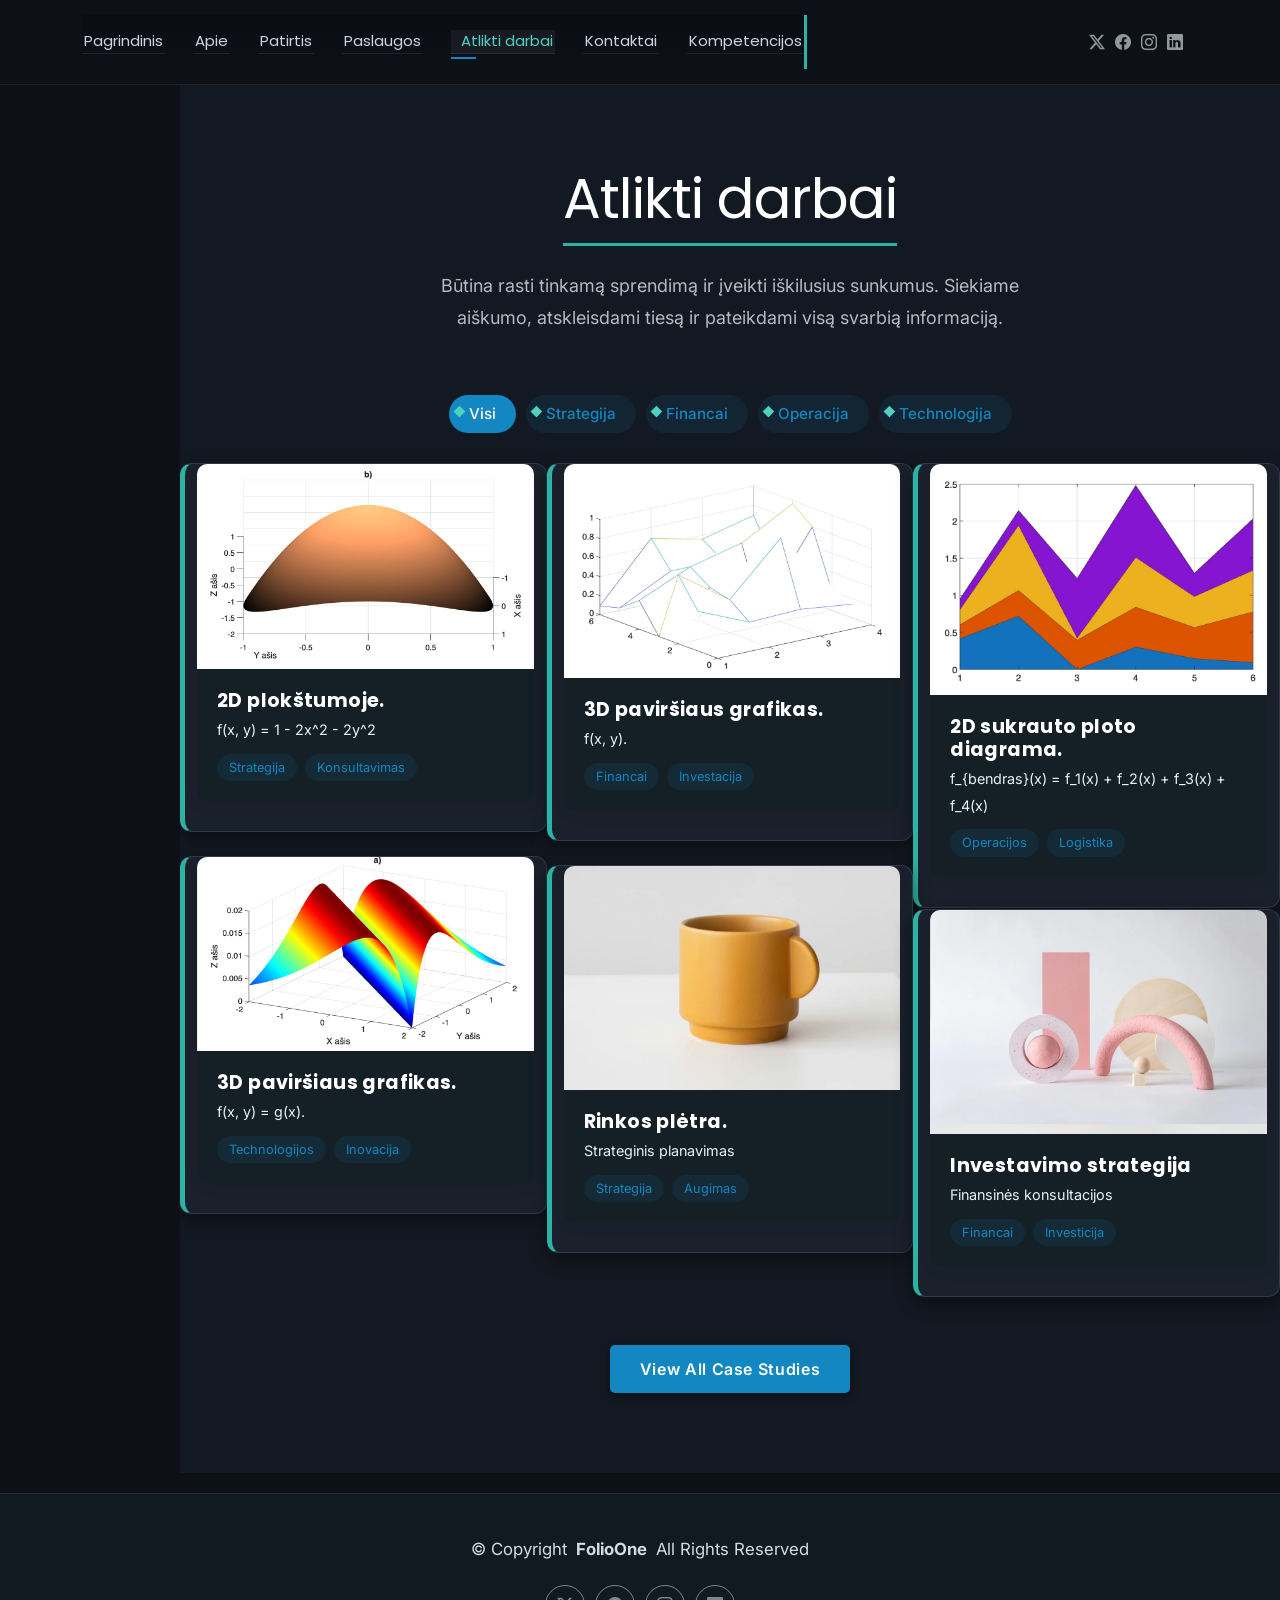
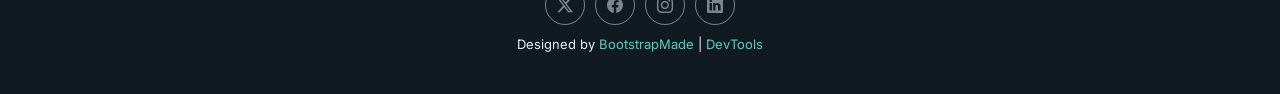
<file: portfolio.html>
<!DOCTYPE html>
<html lang="en">

<head>
  <meta charset="utf-8">
  <meta content="width=device-width, initial-scale=1.0" name="viewport">
  <title>Portfolio - FolioOne Bootstrap Template</title>
  <meta name="description" content="">
  <meta name="keywords" content="">

  <!-- Favicons -->
  <link href="assets/img/welsh-corgi-icon-cute-puppy-on-a-black-background-dog-icon-animal-logo-design-template-vector.jpg" rel="icon">
  <link href="assets/img/welsh-corgi-icon-cute-puppy-on-a-black-background-dog-icon-animal-logo-design-template-vector.jpg" rel="apple-touch-icon">

  <!-- Fonts -->
  <link href="https://fonts.googleapis.com" rel="preconnect">
  <link href="https://fonts.gstatic.com" rel="preconnect" crossorigin>
  <link href="https://fonts.googleapis.com/css2?family=Roboto:ital,wght@0,100;0,300;0,400;0,500;0,700;0,900;1,100;1,300;1,400;1,500;1,700;1,900&family=Poppins:ital,wght@0,100;0,200;0,300;0,400;0,500;0,600;0,700;0,800;0,900;1,100;1,200;1,300;1,400;1,500;1,600;1,700;1,800;1,900&family=Raleway:ital,wght@0,100;0,200;0,300;0,400;0,500;0,600;0,700;0,800;0,900;1,100;1,200;1,300;1,400;1,500;1,600;1,700;1,800;1,900&display=swap" rel="stylesheet">

  <!-- Vendor CSS Files -->
  <link href="assets/vendor/bootstrap/css/bootstrap.min.css" rel="stylesheet">
  <link href="assets/vendor/bootstrap-icons/bootstrap-icons.css" rel="stylesheet">
  <link href="assets/vendor/aos/aos.css" rel="stylesheet">
  <link href="assets/vendor/swiper/swiper-bundle.min.css" rel="stylesheet">
  <link href="assets/vendor/glightbox/css/glightbox.min.css" rel="stylesheet">

  <!-- Main CSS File -->
  <link href="assets/css/main.css" rel="stylesheet">
  <!-- Custom CSS File -->
  <link href="assets/css/custom.css" rel="stylesheet">
  <!-- =======================================================
  * Template Name: FolioOne
  * Template URL: https://bootstrapmade.com/folioone-bootstrap-portfolio-website-template/
  * Updated: Aug 23 2025 with Bootstrap v5.3.7
  * Author: BootstrapMade.com
  * License: https://bootstrapmade.com/license/
  ======================================================== -->
</head>

<body class="portfolio-page">

  <header id="header" class="header d-flex align-items-center light-background sticky-top">
    <div class="container position-relative d-flex align-items-center justify-content-between">

      <!-- <a href="index.html" class="logo d-flex align-items-center me-auto me-xl-0">
      <img src="assets/img/logo.webp" alt="">
      <h1 class="sitename">FolioOne</h1> 
    </a> -->

      <nav id="navmenu" class="navmenu">
        <ul>
          <li><a href="index.html">Pagrindinis</a></li>
          <li><a href="about.html">Apie</a></li>
          <li><a href="resume.html">Patirtis</a></li>
          <li><a href="services.html">Paslaugos</a></li>
          <li><a href="portfolio.html" class="active">Atlikti darbai</a></li>
          <li><a href="contact.html">Kontaktai</a></li>
          <li><a href="kompetencijos.html">Kompetencijos</a></li>
        </ul>
        <i class="mobile-nav-toggle d-xl-none bi bi-list"></i>
      </nav>

      <div class="header-social-links">
        <a href="#" class="twitter"><i class="bi bi-twitter-x"></i></a>
        <a href="#" class="facebook"><i class="bi bi-facebook"></i></a>
        <a href="#" class="instagram"><i class="bi bi-instagram"></i></a>
        <a href="#" class="linkedin"><i class="bi bi-linkedin"></i></a>
      </div>

    </div>
  </header>

  <main class="main">

    <!-- Portfolio Section -->
    <section id="portfolio" class="portfolio section">

      <!-- Section Title -->
      <div class="container section-title" data-aos="fade-up">
        <h2>Atlikti darbai</h2>
        <p>Būtina rasti tinkamą sprendimą ir įveikti iškilusius sunkumus. Siekiame aiškumo, atskleisdami tiesą ir pateikdami visą svarbią informaciją.</p>
      </div><!-- End Section Title -->

      <div class="container" data-aos="fade-up" data-aos-delay="100">

        <div class="isotope-layout" data-default-filter="*" data-layout="masonry" data-sort="original-order">
          <ul class="portfolio-filters isotope-filters" data-aos="fade-up" data-aos-delay="200">
            <li data-filter="*" class="filter-active">Visi</li>
            <li data-filter=".filter-strategy">Strategija</li>
            <li data-filter=".filter-finance">Financai</li>
            <li data-filter=".filter-operations">Operacija</li>
            <li data-filter=".filter-technology">Technologija</li>
          </ul><!-- End Portfolio Filters -->

          <div class="row gy-4 isotope-container" data-aos="fade-up" data-aos-delay="300">
            <div class="col-lg-4 col-md-6 portfolio-item isotope-item filter-strategy">
              <div class="portfolio-card">
                <div class="portfolio-img">
                  <img src="assets/img/portfolio/248eb3ea-bdc1-4cb7-a963-d7561b10bd85.jpg" alt="Portfolio Item" class="img-fluid">
                  <div class="portfolio-overlay">
                    <a href="assets/img/portfolio/portfolio-1.webp" class="glightbox portfolio-lightbox"><i class="bi bi-plus"></i></a>
                    <a href="#" class="portfolio-details-link"><i class="bi bi-link"></i></a>
                  </div>
                </div>
                <div class="portfolio-info">
                  <h4> 2D plokštumoje.</h4>
                  <p> f(x, y) = 1 - 2x^2 - 2y^2 </p>
                  <div class="portfolio-tags">
                    <span>Strategija</span>
                    <span>Konsultavimas</span>
                  </div>
                </div>
              </div>
            </div>

            <div class="col-lg-4 col-md-6 portfolio-item isotope-item filter-finance">
              <div class="portfolio-card">
                <div class="portfolio-img">
                  <img src="assets/img/portfolio/5725cad1-5ee0-413f-a3cc-3c743c6e5c5f.jpg" alt="Portfolio Item" class="img-fluid">
                  <div class="portfolio-overlay">
                    <a href="assets/img/portfolio/portfolio-2.webp" class="glightbox portfolio-lightbox"><i class="bi bi-plus"></i></a>
                    <a href="#" class="portfolio-details-link"><i class="bi bi-link"></i></a>
                  </div>
                </div>
                <div class="portfolio-info">
                  <h4>3D paviršiaus grafikas.</h4>
                  <p> f(x, y).</p>
                  <div class="portfolio-tags">
                    <span>Financai</span>
                    <span>Investacija</span>
                  </div>
                </div>
              </div>
            </div>

            <div class="col-lg-4 col-md-6 portfolio-item isotope-item filter-operations">
              <div class="portfolio-card">
                <div class="portfolio-img">
                  <img src="assets/img/portfolio/c063a38f-d4b7-47b1-bff9-38240d71eb0a.jpg" alt="Portfolio Item" class="img-fluid">
                  <div class="portfolio-overlay">
                    <a href="assets/img/portfolio/portfolio-3.webp" class="glightbox portfolio-lightbox"><i class="bi bi-plus"></i></a>
                    <a href="#" class="portfolio-details-link"><i class="bi bi-link"></i></a>
                  </div>
                </div>
                <div class="portfolio-info">
                  <h4>2D sukrauto ploto diagrama.</h4>
                  <p>f_{bendras}(x) = f_1(x) + f_2(x) + f_3(x) + f_4(x)</p>
                  <div class="portfolio-tags">
                    <span>Operacijos</span>
                    <span>Logistika</span>
                  </div>
                </div>
              </div>
            </div>

            <div class="col-lg-4 col-md-6 portfolio-item isotope-item filter-technology">
              <div class="portfolio-card">
                <div class="portfolio-img">
                  <img src="assets/img/portfolio/e7ac54c0-8458-4844-83fa-0ad22254e135.jpg" alt="Portfolio Item" class="img-fluid">
                  <div class="portfolio-overlay">
                    <a href="assets/img/portfolio/portfolio-4.webp" class="glightbox portfolio-lightbox"><i class="bi bi-plus"></i></a>
                    <a href="#" class="portfolio-details-link"><i class="bi bi-link"></i></a>
                  </div>
                </div>
                <div class="portfolio-info">
                  <h4>3D paviršiaus grafikas.</h4>
                  <p>f(x, y) = g(x).</p>
                  <div class="portfolio-tags">
                    <span>Technologijos</span>
                    <span>Inovacija</span>
                  </div>
                </div>
              </div>
            </div>

            <div class="col-lg-4 col-md-6 portfolio-item isotope-item filter-strategy">
              <div class="portfolio-card">
                <div class="portfolio-img">
                  <img src="assets/img/portfolio/portfolio-5.webp" alt="Portfolio Item" class="img-fluid">
                  <div class="portfolio-overlay">
                    <a href="assets/img/portfolio/portfolio-5.webp" class="glightbox portfolio-lightbox"><i class="bi bi-plus"></i></a>
                    <a href="#" class="portfolio-details-link"><i class="bi bi-link"></i></a>
                  </div>
                </div>
                <div class="portfolio-info">
                  <h4>Rinkos plėtra.</h4>
                  <p>Strateginis planavimas</p>
                  <div class="portfolio-tags">
                    <span>Strategija</span>
                    <span>Augimas</span>
                  </div>
                </div>
              </div>
            </div>

            <div class="col-lg-4 col-md-6 portfolio-item isotope-item filter-finance">
              <div class="portfolio-card">
                <div class="portfolio-img">
                  <img src="assets/img/portfolio/portfolio-6.webp" alt="Portfolio Item" class="img-fluid">
                  <div class="portfolio-overlay">
                    <a href="assets/img/portfolio/portfolio-6.webp" class="glightbox portfolio-lightbox"><i class="bi bi-plus"></i></a>
                    <a href="#" class="portfolio-details-link"><i class="bi bi-link"></i></a>
                  </div>
                </div>
                <div class="portfolio-info">
                  <h4>Investavimo strategija</h4>
                  <p>Finansinės konsultacijos</p>
                  <div class="portfolio-tags">
                    <span>Financai</span>
                    <span>Investicija</span>
                  </div>
                </div>
              </div>
            </div>
          </div><!-- End Portfolio Items Container -->

        </div>

        <div class="text-center mt-5" data-aos="fade-up" data-aos-delay="400">
          <a href="#portfolio" class="btn btn-primary">View All Case Studies</a>
        </div>

      </div>

    </section><!-- /Portfolio Section -->

  </main>

  <footer id="footer" class="footer">

    <div class="container">
      <div class="copyright text-center ">
        <p>© <span>Copyright</span> <strong class="px-1 sitename">FolioOne</strong> <span>All Rights Reserved<br></span></p>
      </div>
      <div class="social-links d-flex justify-content-center">
        <a href=""><i class="bi bi-twitter-x"></i></a>
        <a href=""><i class="bi bi-facebook"></i></a>
        <a href=""><i class="bi bi-instagram"></i></a>
        <a href=""><i class="bi bi-linkedin"></i></a>
      </div>
      <div class="credits">
        <!-- All the links in the footer should remain intact. -->
        <!-- You can delete the links only if you've purchased the pro version. -->
        <!-- Licensing information: https://bootstrapmade.com/license/ -->
        <!-- Purchase the pro version with working PHP/AJAX contact form: [buy-url] -->
        Designed by <a href="https://bootstrapmade.com/">BootstrapMade</a> | <a href="https://bootstrapmade.com/tools/">DevTools</a>
      </div>
    </div>

  </footer>

  <!-- Scroll Top -->
  <a href="#" id="scroll-top" class="scroll-top d-flex align-items-center justify-content-center"><i class="bi bi-arrow-up-short"></i></a>

  <!-- Preloader -->
  <div id="preloader"></div>

  <!-- Vendor JS Files -->
  <script src="assets/vendor/bootstrap/js/bootstrap.bundle.min.js"></script>
  <script src="assets/vendor/php-email-form/validate.js"></script>
  <script src="assets/vendor/aos/aos.js"></script>
  <script src="assets/vendor/typed.js/typed.umd.js"></script>
  <script src="assets/vendor/waypoints/noframework.waypoints.js"></script>
  <script src="assets/vendor/purecounter/purecounter_vanilla.js"></script>
  <script src="assets/vendor/swiper/swiper-bundle.min.js"></script>
  <script src="assets/vendor/imagesloaded/imagesloaded.pkgd.min.js"></script>
  <script src="assets/vendor/isotope-layout/isotope.pkgd.min.js"></script>
  <script src="assets/vendor/glightbox/js/glightbox.min.js"></script>

  <!-- Main JS File -->
  <script src="assets/js/main.js"></script>

</body>

</html>
</file>
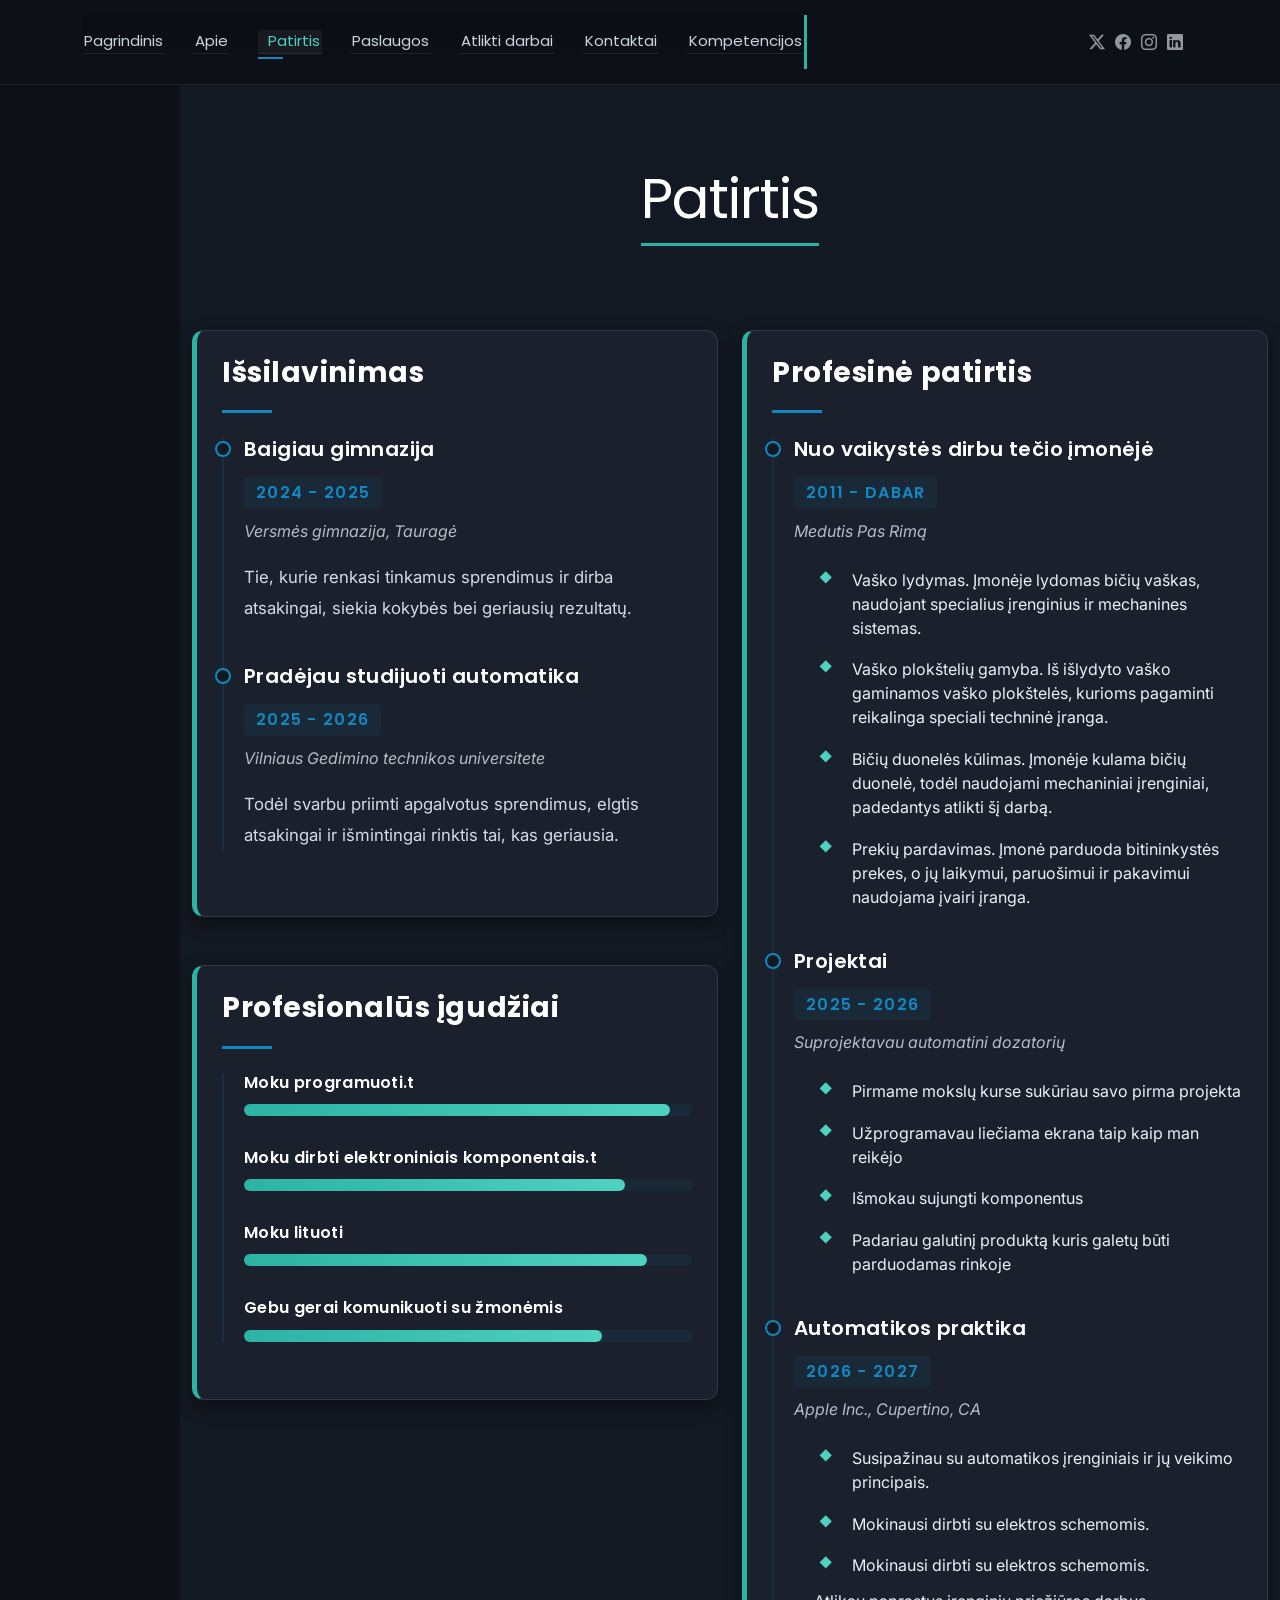
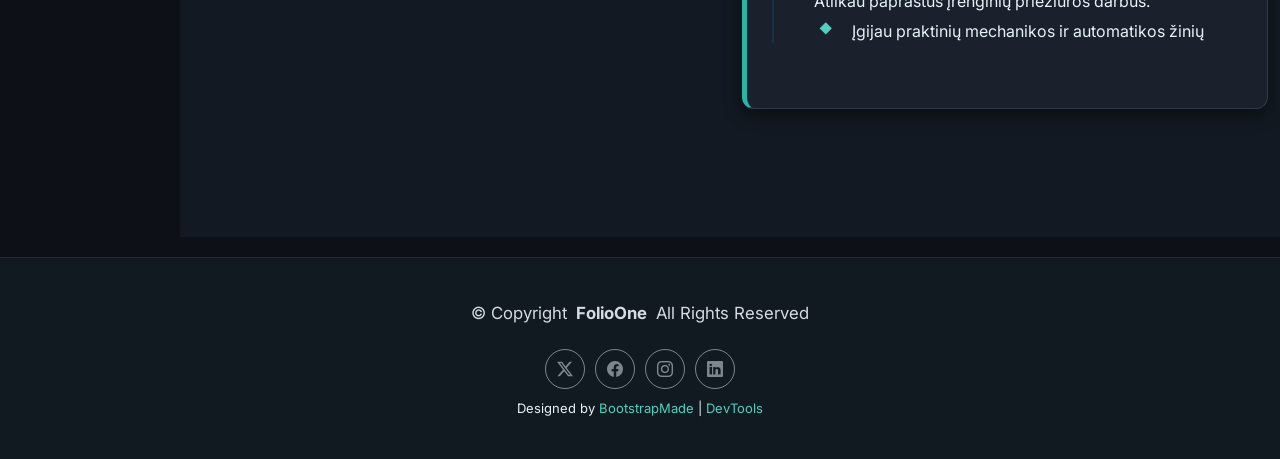
<file: resume.html>
<!DOCTYPE html>
<html lang="en">

<head>
  <meta charset="utf-8">
  <meta content="width=device-width, initial-scale=1.0" name="viewport">
  <title>Resume - FolioOne Bootstrap Template</title>
  <meta name="description" content="">
  <meta name="keywords" content="">

  <!-- Favicons -->
  <link href="assets/img/welsh-corgi-icon-cute-puppy-on-a-black-background-dog-icon-animal-logo-design-template-vector.jpg" rel="icon">
  <link href="assets/img/welsh-corgi-icon-cute-puppy-on-a-black-background-dog-icon-animal-logo-design-template-vector.jpg" rel="apple-touch-icon">

  <!-- Fonts -->
  <link href="https://fonts.googleapis.com" rel="preconnect">
  <link href="https://fonts.gstatic.com" rel="preconnect" crossorigin>
  <link href="https://fonts.googleapis.com/css2?family=Roboto:ital,wght@0,100;0,300;0,400;0,500;0,700;0,900;1,100;1,300;1,400;1,500;1,700;1,900&family=Poppins:ital,wght@0,100;0,200;0,300;0,400;0,500;0,600;0,700;0,800;0,900;1,100;1,200;1,300;1,400;1,500;1,600;1,700;1,800;1,900&family=Raleway:ital,wght@0,100;0,200;0,300;0,400;0,500;0,600;0,700;0,800;0,900;1,100;1,200;1,300;1,400;1,500;1,600;1,700;1,800;1,900&display=swap" rel="stylesheet">

  <!-- Vendor CSS Files -->
  <link href="assets/vendor/bootstrap/css/bootstrap.min.css" rel="stylesheet">
  <link href="assets/vendor/bootstrap-icons/bootstrap-icons.css" rel="stylesheet">
  <link href="assets/vendor/aos/aos.css" rel="stylesheet">
  <link href="assets/vendor/swiper/swiper-bundle.min.css" rel="stylesheet">
  <link href="assets/vendor/glightbox/css/glightbox.min.css" rel="stylesheet">

  <!-- Main CSS File -->
  <link href="assets/css/main.css" rel="stylesheet">
  <!-- Custom CSS File -->
  <link href="assets/css/custom.css" rel="stylesheet">
  <!-- =======================================================
  * Template Name: FolioOne
  * Template URL: https://bootstrapmade.com/folioone-bootstrap-portfolio-website-template/
  * Updated: Aug 23 2025 with Bootstrap v5.3.7
  * Author: BootstrapMade.com
  * License: https://bootstrapmade.com/license/
  ======================================================== -->
</head>

<body class="resume-page">

  <header id="header" class="header d-flex align-items-center light-background sticky-top">
    <div class="container position-relative d-flex align-items-center justify-content-between">

      <!-- <a href="index.html" class="logo d-flex align-items-center me-auto me-xl-0">
      <img src="assets/img/logo.webp" alt="">
      <h1 class="sitename">FolioOne</h1> 
    </a> -->

      <nav id="navmenu" class="navmenu">
        <ul>
          <li><a href="index.html">Pagrindinis</a></li>
          <li><a href="about.html">Apie</a></li>
          <li><a href="resume.html" class="active">Patirtis</a></li>
          <li><a href="services.html">Paslaugos</a></li>
          <li><a href="portfolio.html">Atlikti darbai</a></li>
          <li><a href="contact.html">Kontaktai</a></li>
          <li><a href="kompetencijos.html">Kompetencijos</a></li>
        </ul>
        <i class="mobile-nav-toggle d-xl-none bi bi-list"></i>
      </nav>

      <div class="header-social-links">
        <a href="#" class="twitter"><i class="bi bi-twitter-x"></i></a>
        <a href="#" class="facebook"><i class="bi bi-facebook"></i></a>
        <a href="#" class="instagram"><i class="bi bi-instagram"></i></a>
        <a href="#" class="linkedin"><i class="bi bi-linkedin"></i></a>
      </div>

    </div>
  </header>

  <main class="main">

    <!-- Resume Section -->
    <section id="resume" class="resume section">

      <!-- Section Title -->
      <div class="container section-title" data-aos="fade-up">
        <h2>Patirtis</h2>
      </div><!-- End Section Title -->

      <div class="container" data-aos="fade-up" data-aos-delay="100">

        <div class="row">
          <div class="col-lg-6">

            <!-- Education Section -->
            <div class="resume-item" data-aos="fade-up">
              <h3 class="resume-title">Išsilavinimas</h3>

              <div class="resume-content">
                <article class="education-item">
                  <h4>Baigiau gimnazija</h4>
                  <h5>2024 - 2025</h5>
                  <p class="institution"><em>Versmės gimnazija, Tauragė</em></p>
                  <p> Tie, kurie renkasi tinkamus sprendimus ir dirba atsakingai, siekia kokybės bei geriausių rezultatų.</p>
                </article>

                <article class="education-item">
                  <h4>Pradėjau studijuoti automatika</h4>
                  <h5>2025 - 2026</h5>
                  <p class="institution"><em>Vilniaus Gedimino technikos universitete </em></p>
                  <p>Todėl svarbu priimti apgalvotus sprendimus, elgtis atsakingai ir išmintingai rinktis tai, kas geriausia.</p>
                </article>
              </div>
            </div><!-- End Education Section -->

            <!-- Professional Skills Section -->
            <div class="resume-item skills-animation" data-aos="fade-up">
              <h3 class="resume-title">Profesionalūs įgudžiai</h3>

              <div class="resume-content">
                <div class="skill-item">
                  <h4>Moku programuoti.t</h4>
                  <div class="progress">
                    <div class="progress-bar" role="progressbar" aria-valuenow="95" aria-valuemin="0" aria-valuemax="100"></div>
                  </div>
                </div>

                <div class="skill-item">
                  <h4>Moku dirbti elektroniniais komponentais.t</h4>
                  <div class="progress">
                    <div class="progress-bar" role="progressbar" aria-valuenow="85" aria-valuemin="0" aria-valuemax="100"></div>
                  </div>
                </div>

                <div class="skill-item">
                  <h4>Moku lituoti</h4>
                  <div class="progress">
                    <div class="progress-bar" role="progressbar" aria-valuenow="90" aria-valuemin="0" aria-valuemax="100"></div>
                  </div>
                </div>

                <div class="skill-item">
                  <h4>Gebu gerai komunikuoti su žmonėmis</h4>
                  <div class="progress">
                    <div class="progress-bar" role="progressbar" aria-valuenow="80" aria-valuemin="0" aria-valuemax="100"></div>
                  </div>
                </div>
              </div>
            </div><!-- End Professional Skills Section -->
          </div>

          <div class="col-lg-6">
            <!-- Experience Section -->
            <div class="resume-item" data-aos="fade-up" data-aos-delay="100">
              <h3 class="resume-title">Profesinė patirtis</h3>

              <div class="resume-content">
                <article class="experience-item">
                  <h4>Nuo vaikystės dirbu tečio įmonėjė</h4>
                  <h5>2011 - Dabar</h5>
                  <p class="company"><em>Medutis Pas Rimą</em></p>
                  <ul>
                    <li>Vaško lydymas. Įmonėje lydomas bičių vaškas, naudojant specialius įrenginius ir mechanines sistemas.</li>
                    <li>Vaško plokštelių gamyba. Iš išlydyto vaško gaminamos vaško plokštelės, kurioms pagaminti reikalinga speciali techninė įranga.</li>
                    <li>Bičių duonelės kūlimas. Įmonėje kulama bičių duonelė, todėl naudojami mechaniniai įrenginiai, padedantys atlikti šį darbą.</li>
                    <li>Prekių pardavimas. Įmonė parduoda bitininkystės prekes, o jų laikymui, paruošimui ir pakavimui naudojama įvairi įranga.</li>
                  </ul>
                </article>

                <article class="experience-item">
                  <h4>Projektai</h4>
                  <h5>2025 - 2026</h5>
                  <p class="company"><em>Suprojektavau automatini dozatorių</em></p>
                  <ul>
                    <li>Pirmame mokslų kurse sukūriau savo pirma projekta</li>
                    <li>Užprogramavau liečiama ekrana taip kaip man reikėjo</li>
                    <li>Išmokau sujungti komponentus</li>
                    <li>Padariau galutinį produktą kuris galetų būti parduodamas rinkoje</li>
                  </ul>
                </article>

                <article class="experience-item">
                  <h4>Automatikos praktika</h4>
                  <h5>2026 - 2027</h5>
                  <p class="company"><em>Apple Inc., Cupertino, CA</em></p>
                  <ul>
                    <li>Susipažinau su automatikos įrenginiais ir jų veikimo principais.</li>
                    <li>Mokinausi dirbti su elektros schemomis.</li>
                    <li>Mokinausi dirbti su elektros schemomis.
                    </li>Atlikau paprastus įrenginių priežiūros darbus.</li>
                    <li>Įgijau praktinių mechanikos ir automatikos žinių</li>
                  </ul>
                </article>
              </div>
            </div><!-- End Experience Section -->
          </div>
        </div>

      </div>

    </section><!-- /Resume Section -->

  </main>

  <footer id="footer" class="footer">

    <div class="container">
      <div class="copyright text-center ">
        <p>© <span>Copyright</span> <strong class="px-1 sitename">FolioOne</strong> <span>All Rights Reserved<br></span></p>
      </div>
      <div class="social-links d-flex justify-content-center">
        <a href=""><i class="bi bi-twitter-x"></i></a>
        <a href=""><i class="bi bi-facebook"></i></a>
        <a href=""><i class="bi bi-instagram"></i></a>
        <a href=""><i class="bi bi-linkedin"></i></a>
      </div>
      <div class="credits">
        <!-- All the links in the footer should remain intact. -->
        <!-- You can delete the links only if you've purchased the pro version. -->
        <!-- Licensing information: https://bootstrapmade.com/license/ -->
        <!-- Purchase the pro version with working PHP/AJAX contact form: [buy-url] -->
        Designed by <a href="https://bootstrapmade.com/">BootstrapMade</a> | <a href="https://bootstrapmade.com/tools/">DevTools</a>
      </div>
    </div>

  </footer>

  <!-- Scroll Top -->
  <a href="#" id="scroll-top" class="scroll-top d-flex align-items-center justify-content-center"><i class="bi bi-arrow-up-short"></i></a>

  <!-- Preloader -->
  <div id="preloader"></div>

  <!-- Vendor JS Files -->
  <script src="assets/vendor/bootstrap/js/bootstrap.bundle.min.js"></script>
  <script src="assets/vendor/php-email-form/validate.js"></script>
  <script src="assets/vendor/aos/aos.js"></script>
  <script src="assets/vendor/typed.js/typed.umd.js"></script>
  <script src="assets/vendor/waypoints/noframework.waypoints.js"></script>
  <script src="assets/vendor/purecounter/purecounter_vanilla.js"></script>
  <script src="assets/vendor/swiper/swiper-bundle.min.js"></script>
  <script src="assets/vendor/imagesloaded/imagesloaded.pkgd.min.js"></script>
  <script src="assets/vendor/isotope-layout/isotope.pkgd.min.js"></script>
  <script src="assets/vendor/glightbox/js/glightbox.min.js"></script>

  <!-- Main JS File -->
  <script src="assets/js/main.js"></script>

</body>

</html>
</file>
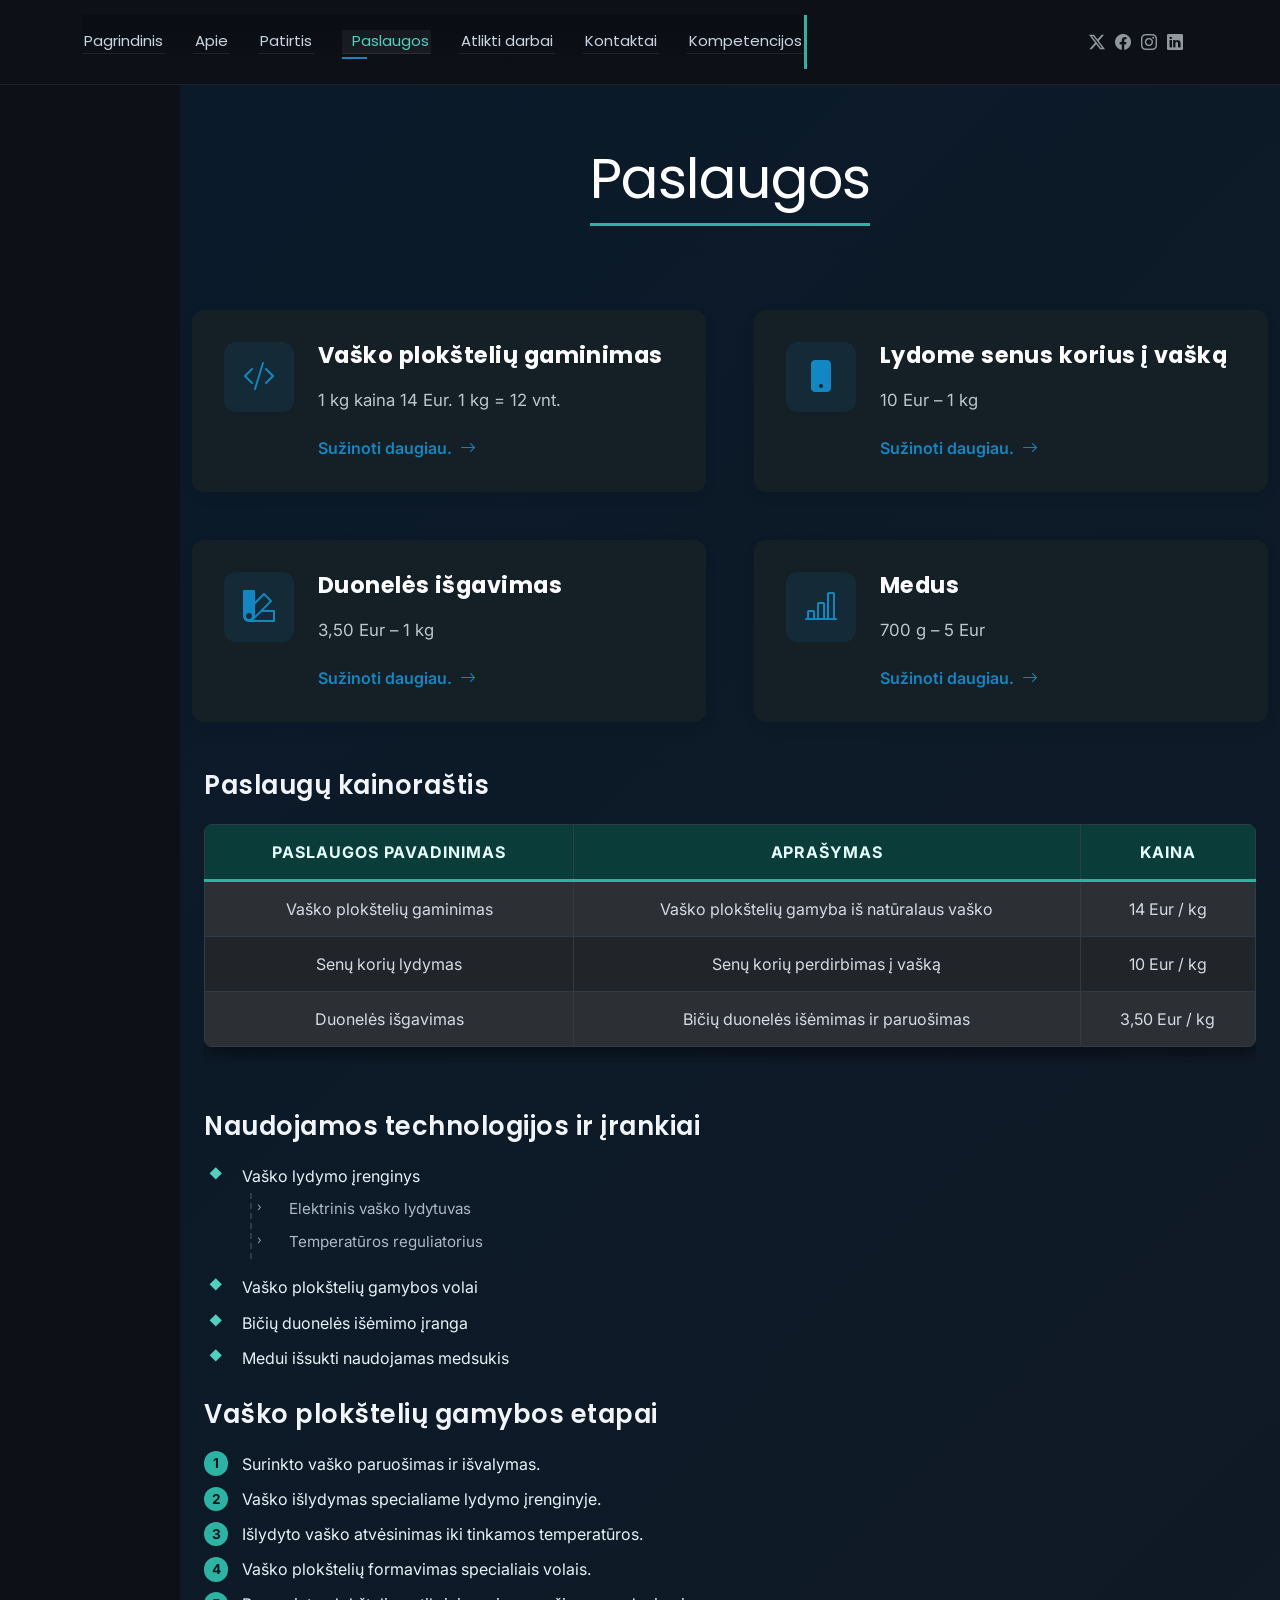
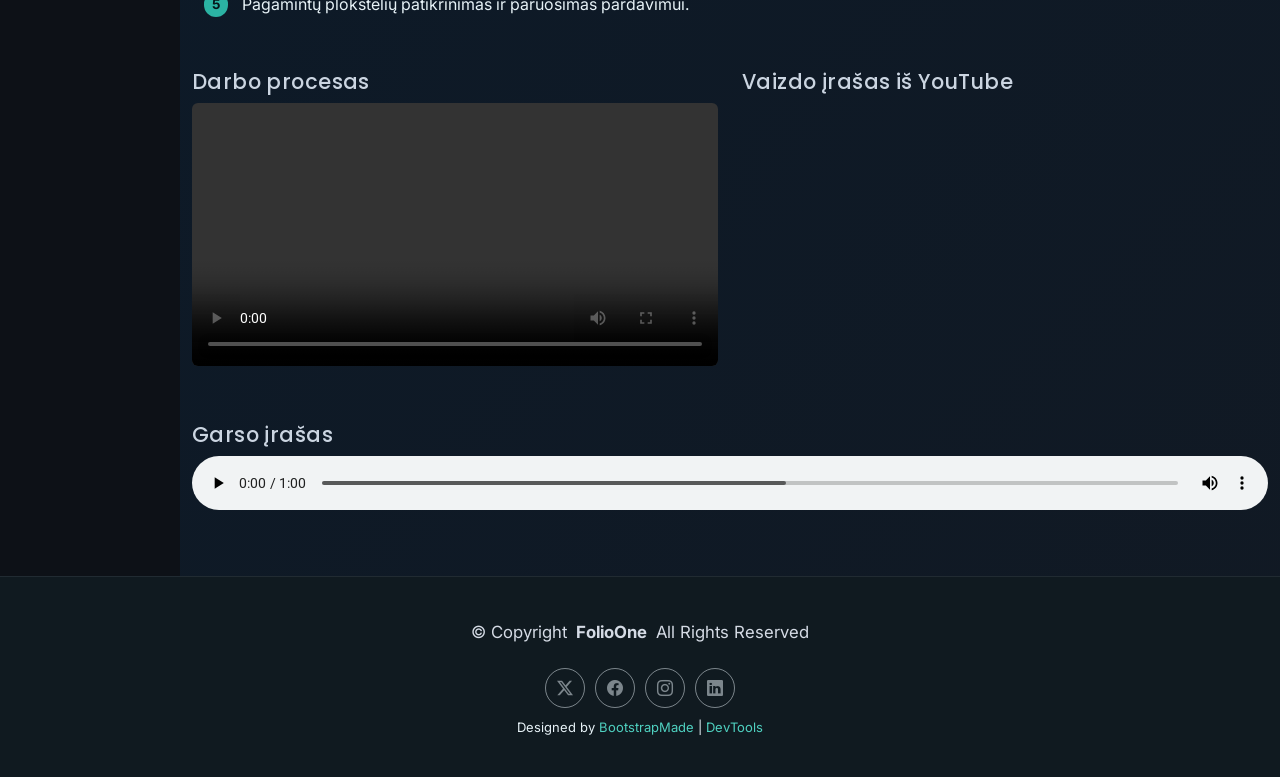
<file: services.html>
<!DOCTYPE html>
<html lang="lt">

<head>
  <meta charset="utf-8">
  <meta content="width=device-width, initial-scale=1.0" name="viewport">
  <title>Paslaugos</title>

  <link href="assets/img/welsh-corgi-icon-cute-puppy-on-a-black-background-dog-icon-animal-logo-design-template-vector.jpg" rel="icon">
  <link href="assets/img/welsh-corgi-icon-cute-puppy-on-a-black-background-dog-icon-animal-logo-design-template-vector.jpg" rel="apple-touch-icon">

  <link href="https://fonts.googleapis.com" rel="preconnect">
  <link href="https://fonts.gstatic.com" rel="preconnect" crossorigin>
  <link href="https://fonts.googleapis.com/css2?family=Roboto:wght@100;300;400;500;700;900&family=Poppins:wght@100;200;300;400;500;600;700;800;900&family=Raleway:wght@100;200;300;400;500;600;700;800;900&display=swap" rel="stylesheet">

  <link href="assets/vendor/bootstrap/css/bootstrap.min.css" rel="stylesheet">
  <link href="assets/vendor/bootstrap-icons/bootstrap-icons.css" rel="stylesheet">
  <link href="assets/vendor/aos/aos.css" rel="stylesheet">
  <link href="assets/vendor/swiper/swiper-bundle.min.css" rel="stylesheet">
  <link href="assets/vendor/glightbox/css/glightbox.min.css" rel="stylesheet">

  <!-- CSS failai -->
  <link href="assets/css/main.css" rel="stylesheet">
  <link href="assets/css/custom.css" rel="stylesheet">
</head>

<body class="services-page">

  <!-- Header -->
  <header id="header" class="header d-flex align-items-center light-background sticky-top">
    <div class="container position-relative d-flex align-items-center justify-content-between">

      <nav id="navmenu" class="navmenu">
        <ul>
          <li><a href="index.html">Pagrindinis</a></li>
          <li><a href="about.html">Apie</a></li>
          <li><a href="resume.html">Patirtis</a></li>
          <li><a href="services.html" class="active">Paslaugos</a></li>
          <li><a href="portfolio.html">Atlikti darbai</a></li>
          <li><a href="contact.html">Kontaktai</a></li>
          <li><a href="kompetencijos.html">Kompetencijos</a></li>
        </ul>
        <i class="mobile-nav-toggle d-xl-none bi bi-list"></i>
      </nav>

      <div class="header-social-links">
        <a href="#" class="twitter"><i class="bi bi-twitter-x"></i></a>
        <a href="#" class="facebook"><i class="bi bi-facebook"></i></a>
        <a href="#" class="instagram"><i class="bi bi-instagram"></i></a>
        <a href="#" class="linkedin"><i class="bi bi-linkedin"></i></a>
      </div>

    </div>
  </header>

  <main class="main">

    <!-- LD11: PASLAUGŲ SKILTIS SU ANIMUOTU GRADIENTU -->
    <section id="services" class="services section">

      <!-- Skilties pavadinimas -->
      <div class="container section-title" data-aos="fade-up">
        <h2>Paslaugos</h2>
      </div>

      <div class="container" data-aos="fade-up" data-aos-delay="100">

        <!-- Paslaugų kortelės -->
        <div class="row justify-content-center g-5">

          <div class="col-md-6" data-aos="fade-right" data-aos-delay="100">
            <div class="service-item">
              <div class="service-icon">
                <i class="bi bi-code-slash"></i>
              </div>
              <div class="service-content">
                <h3>Vaško plokštelių gaminimas</h3>
                <p>1 kg kaina 14 Eur. 1 kg = 12 vnt.</p>
                <a href="" class="service-link">
                  <span>Sužinoti daugiau.</span>
                  <i class="bi bi-arrow-right"></i>
                </a>
              </div>
            </div>
          </div>

          <div class="col-md-6" data-aos="fade-left" data-aos-delay="100">
            <div class="service-item">
              <div class="service-icon">
                <i class="bi bi-phone-fill"></i>
              </div>
              <div class="service-content">
                <h3>Lydome senus korius į vašką</h3>
                <p>10 Eur – 1 kg</p>
                <a href="" class="service-link">
                  <span>Sužinoti daugiau.</span>
                  <i class="bi bi-arrow-right"></i>
                </a>
              </div>
            </div>
          </div>

          <div class="col-md-6" data-aos="fade-right" data-aos-delay="200">
            <div class="service-item">
              <div class="service-icon">
                <i class="bi bi-palette2"></i>
              </div>
              <div class="service-content">
                <h3>Duonelės išgavimas</h3>
                <p>3,50 Eur – 1 kg</p>
                <a href="" class="service-link">
                  <span>Sužinoti daugiau.</span>
                  <i class="bi bi-arrow-right"></i>
                </a>
              </div>
            </div>
          </div>

          <div class="col-md-6" data-aos="fade-left" data-aos-delay="200">
            <div class="service-item">
              <div class="service-icon">
                <i class="bi bi-bar-chart-line"></i>
              </div>
              <div class="service-content">
                <h3>Medus</h3>
                <p>700 g – 5 Eur</p>
                <a href="" class="service-link">
                  <span>Sužinoti daugiau.</span>
                  <i class="bi bi-arrow-right"></i>
                </a>
              </div>
            </div>
          </div>

        </div>

        <!-- Paslaugų lentelė -->
        <div class="container mt-5">
          <h3 class="mb-4">Paslaugų kainoraštis</h3>

          <div class="table-responsive">
            <table class="table table-dark table-striped table-bordered">
              <thead>
                <tr>
                  <th>Paslaugos pavadinimas</th>
                  <th>Aprašymas</th>
                  <th>Kaina</th>
                </tr>
              </thead>
              <tbody>
                <tr>
                  <td>Vaško plokštelių gaminimas</td>
                  <td>Vaško plokštelių gamyba iš natūralaus vaško</td>
                  <td>14 Eur / kg</td>
                </tr>
                <tr>
                  <td>Senų korių lydymas</td>
                  <td>Senų korių perdirbimas į vašką</td>
                  <td>10 Eur / kg</td>
                </tr>
                <tr>
                  <td>Duonelės išgavimas</td>
                  <td>Bičių duonelės išėmimas ir paruošimas</td>
                  <td>3,50 Eur / kg</td>
                </tr>
              </tbody>
            </table>
          </div>
        </div>

        <!-- HTML sąrašai -->
        <div class="container mt-5">

          <h3 class="mb-3">Naudojamos technologijos ir įrankiai</h3>

          <ul>
            <li>Vaško lydymo įrenginys
              <ul>
                <li>Elektrinis vaško lydytuvas</li>
                <li>Temperatūros reguliatorius</li>
              </ul>
            </li>
            <li>Vaško plokštelių gamybos volai</li>
            <li>Bičių duonelės išėmimo įranga</li>
            <li>Medui išsukti naudojamas medsukis</li>
          </ul>

          <h3 class="mb-3 mt-4">Vaško plokštelių gamybos etapai</h3>

          <ol>
            <li>Surinkto vaško paruošimas ir išvalymas.</li>
            <li>Vaško išlydymas specialiame lydymo įrenginyje.</li>
            <li>Išlydyto vaško atvėsinimas iki tinkamos temperatūros.</li>
            <li>Vaško plokštelių formavimas specialiais volais.</li>
            <li>Pagamintų plokštelių patikrinimas ir paruošimas pardavimui.</li>
          </ol>

        </div>

        <!-- Vaizdo įrašai -->
        <div class="row g-4 mt-4">

          <div class="col-md-6">
            <h4>Darbo procesas</h4>
            <video class="w-100 h-auto rounded" controls preload="metadata">
              <source src="assets/img/media/7534244-hd_1920_1080_25fps.mp4" type="video/mp4">
            </video>
          </div>

          <div class="col-md-6">
            <h4>Vaizdo įrašas iš YouTube</h4>
            <div class="ratio ratio-16x9">
              <iframe class="rounded"
                src="https://www.youtube.com/embed/BoUVIhtqjAw"
                title="YouTube vaizdo įrašas"
                allow="accelerometer; autoplay; clipboard-write; encrypted-media; gyroscope; picture-in-picture"
                allowfullscreen></iframe>
            </div>
          </div>

        </div>

        <!-- Garso įrašas -->
        <div class="mt-4">
          <h4>Garso įrašas</h4>
          <audio class="w-100" controls preload="metadata">
            <source src="assets/img/media/spinopel-quartz-clock-ticking-one-minute-253102.mp3" type="audio/mpeg">
          </audio>
        </div>

      </div>
    </section>

  </main>

  <!-- Footer -->
  <footer id="footer" class="footer">
    <div class="container">

      <div class="copyright text-center">
        <p>
          © <span>Copyright</span>
          <strong class="px-1 sitename">FolioOne</strong>
          <span>All Rights Reserved</span>
        </p>
      </div>

      <div class="social-links d-flex justify-content-center">
        <a href=""><i class="bi bi-twitter-x"></i></a>
        <a href=""><i class="bi bi-facebook"></i></a>
        <a href=""><i class="bi bi-instagram"></i></a>
        <a href=""><i class="bi bi-linkedin"></i></a>
      </div>

      <div class="credits">
        Designed by <a href="https://bootstrapmade.com/">BootstrapMade</a> |
        <a href="https://bootstrapmade.com/tools/">DevTools</a>
      </div>

    </div>
  </footer>

  <!-- Scroll Top -->
  <a href="#" id="scroll-top" class="scroll-top d-flex align-items-center justify-content-center">
    <i class="bi bi-arrow-up-short"></i>
  </a>

  <!-- Preloader -->
  <div id="preloader"></div>

  <!-- JavaScript -->
  <script src="assets/vendor/bootstrap/js/bootstrap.bundle.min.js"></script>
  <script src="assets/vendor/php-email-form/validate.js"></script>
  <script src="assets/vendor/aos/aos.js"></script>
  <script src="assets/vendor/typed.js/typed.umd.js"></script>
  <script src="assets/vendor/waypoints/noframework.waypoints.js"></script>
  <script src="assets/vendor/purecounter/purecounter_vanilla.js"></script>
  <script src="assets/vendor/swiper/swiper-bundle.min.js"></script>
  <script src="assets/vendor/imagesloaded/imagesloaded.pkgd.min.js"></script>
  <script src="assets/vendor/isotope-layout/isotope.pkgd.min.js"></script>
  <script src="assets/vendor/glightbox/js/glightbox.min.js"></script>
  <script src="assets/js/main.js"></script>

</body>
</html>
</file>
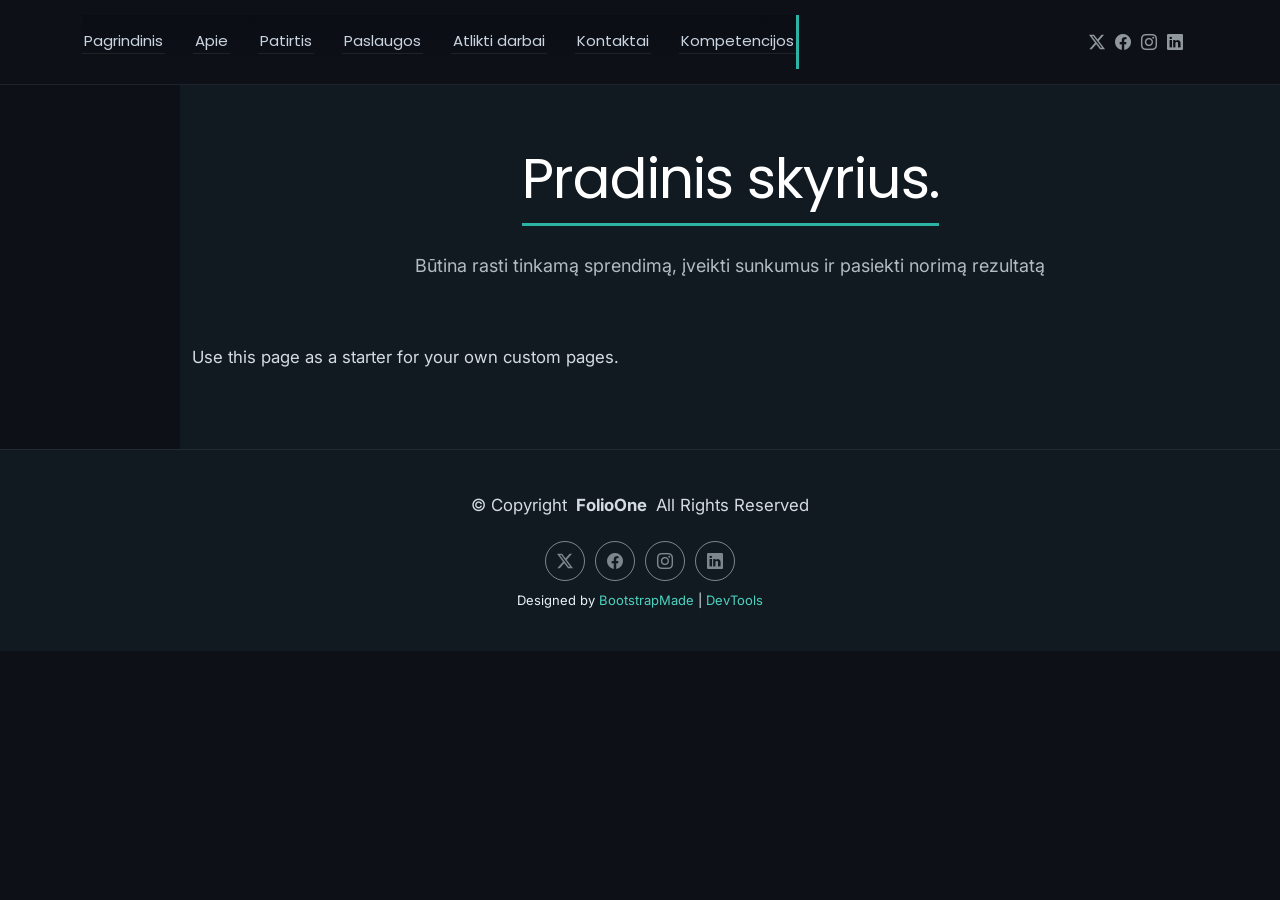
<file: starter-page.html>
<!DOCTYPE html>
<html lang="en">

<head>
  <meta charset="utf-8">
  <meta content="width=device-width, initial-scale=1.0" name="viewport">
  <title>Starter Page - FolioOne Bootstrap Template</title>
  <meta name="description" content="">
  <meta name="keywords" content="">

  <!-- Favicons -->
  <link href="assets/img/welsh-corgi-icon-cute-puppy-on-a-black-background-dog-icon-animal-logo-design-template-vector.jpg" rel="icon">
  <link href="assets/img/welsh-corgi-icon-cute-puppy-on-a-black-background-dog-icon-animal-logo-design-template-vector.jpg" rel="apple-touch-icon">

  <!-- Fonts -->
  <link href="https://fonts.googleapis.com" rel="preconnect">
  <link href="https://fonts.gstatic.com" rel="preconnect" crossorigin>
  <link href="https://fonts.googleapis.com/css2?family=Roboto:ital,wght@0,100;0,300;0,400;0,500;0,700;0,900;1,100;1,300;1,400;1,500;1,700;1,900&family=Poppins:ital,wght@0,100;0,200;0,300;0,400;0,500;0,600;0,700;0,800;0,900;1,100;1,200;1,300;1,400;1,500;1,600;1,700;1,800;1,900&family=Raleway:ital,wght@0,100;0,200;0,300;0,400;0,500;0,600;0,700;0,800;0,900;1,100;1,200;1,300;1,400;1,500;1,600;1,700;1,800;1,900&display=swap" rel="stylesheet">

  <!-- Vendor CSS Files -->
  <link href="assets/vendor/bootstrap/css/bootstrap.min.css" rel="stylesheet">
  <link href="assets/vendor/bootstrap-icons/bootstrap-icons.css" rel="stylesheet">
  <link href="assets/vendor/aos/aos.css" rel="stylesheet">
  <link href="assets/vendor/swiper/swiper-bundle.min.css" rel="stylesheet">
  <link href="assets/vendor/glightbox/css/glightbox.min.css" rel="stylesheet">

  <!-- Main CSS File -->
  <link href="assets/css/main.css" rel="stylesheet">
  <!-- Custom CSS File -->
  <link href="assets/css/custom.css" rel="stylesheet">
  <!-- =======================================================
  * Template Name: FolioOne
  * Template URL: https://bootstrapmade.com/folioone-bootstrap-portfolio-website-template/
  * Updated: Aug 23 2025 with Bootstrap v5.3.7
  * Author: BootstrapMade.com
  * License: https://bootstrapmade.com/license/
  ======================================================== -->
</head>

<body class="starter-page-page">

  <header id="header" class="header d-flex align-items-center light-background sticky-top">
    <div class="container position-relative d-flex align-items-center justify-content-between">

      <!-- <a href="index.html" class="logo d-flex align-items-center me-auto me-xl-0">
      <img src="assets/img/logo.webp" alt="">
      <h1 class="sitename">FolioOne</h1> 
    </a> -->

      <nav id="navmenu" class="navmenu">
        <ul>
          <li><a href="index.html">Pagrindinis</a></li>
          <li><a href="about.html">Apie</a></li>
          <li><a href="resume.html">Patirtis</a></li>
          <li><a href="services.html">Paslaugos</a></li>
          <li><a href="portfolio.html">Atlikti darbai</a></li>
          <li><a href="contact.html">Kontaktai</a></li>
          <li><a href="kompetencijos.html">Kompetencijos</a></li>        </ul>
        <i class="mobile-nav-toggle d-xl-none bi bi-list"></i>
      </nav>

      <div class="header-social-links">
        <a href="#" class="twitter"><i class="bi bi-twitter-x"></i></a>
        <a href="#" class="facebook"><i class="bi bi-facebook"></i></a>
        <a href="#" class="instagram"><i class="bi bi-instagram"></i></a>
        <a href="#" class="linkedin"><i class="bi bi-linkedin"></i></a>
      </div>

    </div>
  </header>

  <main class="main">

    <!-- Starter Section Section -->
    <section id="starter-section" class="starter-section section">

      <!-- Section Title -->
      <div class="container section-title" data-aos="fade-up">
        <h2>Pradinis skyrius.</h2>
        <p>Būtina rasti tinkamą sprendimą, įveikti sunkumus ir pasiekti norimą rezultatą</p>
      </div><!-- End Section Title -->

      <div class="container" data-aos="fade-up">
        <p>Use this page as a starter for your own custom pages.</p>
      </div>

    </section><!-- /Starter Section Section -->

  </main>

  <footer id="footer" class="footer">

    <div class="container">
      <div class="copyright text-center ">
        <p>© <span>Copyright</span> <strong class="px-1 sitename">FolioOne</strong> <span>All Rights Reserved<br></span></p>
      </div>
      <div class="social-links d-flex justify-content-center">
        <a href=""><i class="bi bi-twitter-x"></i></a>
        <a href=""><i class="bi bi-facebook"></i></a>
        <a href=""><i class="bi bi-instagram"></i></a>
        <a href=""><i class="bi bi-linkedin"></i></a>
      </div>
      <div class="credits">
        <!-- All the links in the footer should remain intact. -->
        <!-- You can delete the links only if you've purchased the pro version. -->
        <!-- Licensing information: https://bootstrapmade.com/license/ -->
        <!-- Purchase the pro version with working PHP/AJAX contact form: [buy-url] -->
        Designed by <a href="https://bootstrapmade.com/">BootstrapMade</a> | <a href="https://bootstrapmade.com/tools/">DevTools</a>
      </div>
    </div>

  </footer>

  <!-- Scroll Top -->
  <a href="#" id="scroll-top" class="scroll-top d-flex align-items-center justify-content-center"><i class="bi bi-arrow-up-short"></i></a>

  <!-- Preloader -->
  <div id="preloader"></div>

  <!-- Vendor JS Files -->
  <script src="assets/vendor/bootstrap/js/bootstrap.bundle.min.js"></script>
  <script src="assets/vendor/php-email-form/validate.js"></script>
  <script src="assets/vendor/aos/aos.js"></script>
  <script src="assets/vendor/typed.js/typed.umd.js"></script>
  <script src="assets/vendor/waypoints/noframework.waypoints.js"></script>
  <script src="assets/vendor/purecounter/purecounter_vanilla.js"></script>
  <script src="assets/vendor/swiper/swiper-bundle.min.js"></script>
  <script src="assets/vendor/imagesloaded/imagesloaded.pkgd.min.js"></script>
  <script src="assets/vendor/isotope-layout/isotope.pkgd.min.js"></script>
  <script src="assets/vendor/glightbox/js/glightbox.min.js"></script>

  <!-- Main JS File -->
  <script src="assets/js/main.js"></script>

</body>

</html>
</file>
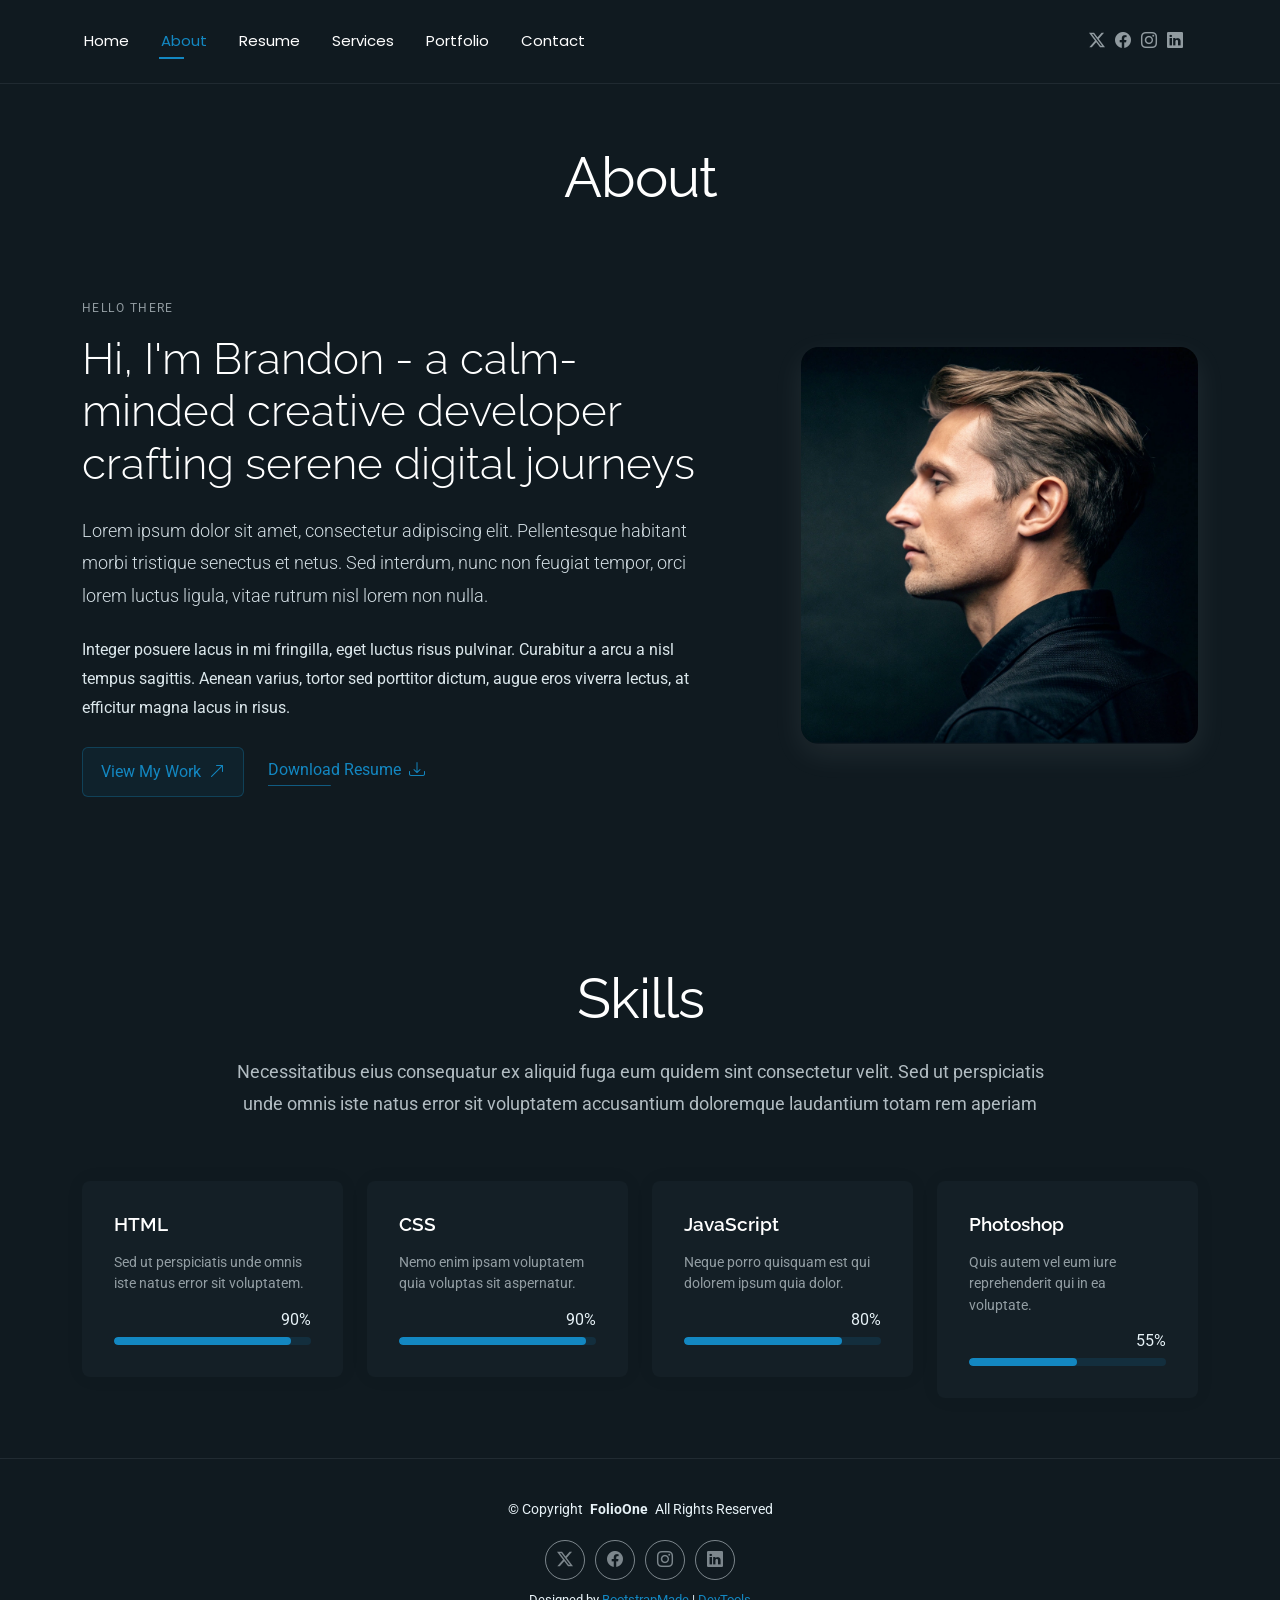
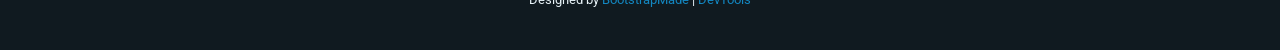
<file: template_1/about.html>
<!DOCTYPE html>
<html lang="en">

<head>
  <meta charset="utf-8">
  <meta content="width=device-width, initial-scale=1.0" name="viewport">
  <title>About - FolioOne Bootstrap Template</title>
  <meta name="description" content="">
  <meta name="keywords" content="">

  <!-- Favicons -->
  <link href="assets/img/favicon.png" rel="icon">
  <link href="assets/img/apple-touch-icon.png" rel="apple-touch-icon">

  <!-- Fonts -->
  <link href="https://fonts.googleapis.com" rel="preconnect">
  <link href="https://fonts.gstatic.com" rel="preconnect" crossorigin>
  <link href="https://fonts.googleapis.com/css2?family=Roboto:ital,wght@0,100;0,300;0,400;0,500;0,700;0,900;1,100;1,300;1,400;1,500;1,700;1,900&family=Poppins:ital,wght@0,100;0,200;0,300;0,400;0,500;0,600;0,700;0,800;0,900;1,100;1,200;1,300;1,400;1,500;1,600;1,700;1,800;1,900&family=Raleway:ital,wght@0,100;0,200;0,300;0,400;0,500;0,600;0,700;0,800;0,900;1,100;1,200;1,300;1,400;1,500;1,600;1,700;1,800;1,900&display=swap" rel="stylesheet">

  <!-- Vendor CSS Files -->
  <link href="assets/vendor/bootstrap/css/bootstrap.min.css" rel="stylesheet">
  <link href="assets/vendor/bootstrap-icons/bootstrap-icons.css" rel="stylesheet">
  <link href="assets/vendor/aos/aos.css" rel="stylesheet">
  <link href="assets/vendor/swiper/swiper-bundle.min.css" rel="stylesheet">
  <link href="assets/vendor/glightbox/css/glightbox.min.css" rel="stylesheet">

  <!-- Main CSS File -->
  <link href="assets/css/main.css" rel="stylesheet">

  <!-- =======================================================
  * Template Name: FolioOne
  * Template URL: https://bootstrapmade.com/folioone-bootstrap-portfolio-website-template/
  * Updated: Aug 23 2025 with Bootstrap v5.3.7
  * Author: BootstrapMade.com
  * License: https://bootstrapmade.com/license/
  ======================================================== -->
</head>

<body class="about-page">

  <header id="header" class="header d-flex align-items-center light-background sticky-top">
    <div class="container position-relative d-flex align-items-center justify-content-between">

      <!-- <a href="index.html" class="logo d-flex align-items-center me-auto me-xl-0">
      <img src="assets/img/logo.webp" alt="">
      <h1 class="sitename">FolioOne</h1> 
    </a> -->

      <nav id="navmenu" class="navmenu">
        <ul>
          <li><a href="index.html">Home</a></li>
          <li><a href="about.html" class="active">About</a></li>
          <li><a href="resume.html">Resume</a></li>
          <li><a href="services.html">Services</a></li>
          <li><a href="portfolio.html">Portfolio</a></li>
          <li><a href="contact.html">Contact</a></li>
        </ul>
        <i class="mobile-nav-toggle d-xl-none bi bi-list"></i>
      </nav>

      <div class="header-social-links">
        <a href="#" class="twitter"><i class="bi bi-twitter-x"></i></a>
        <a href="#" class="facebook"><i class="bi bi-facebook"></i></a>
        <a href="#" class="instagram"><i class="bi bi-instagram"></i></a>
        <a href="#" class="linkedin"><i class="bi bi-linkedin"></i></a>
      </div>

    </div>
  </header>

  <main class="main">

    <!-- About Section -->
    <section id="about" class="about section">

      <!-- Section Title -->
      <div class="container section-title" data-aos="fade-up">
        <h2>About</h2>
      </div><!-- End Section Title -->

      <div class="container" data-aos="fade-up" data-aos-delay="100">

        <!-- Intro + Photo -->
        <div class="row align-items-center justify-content-between gy-5 mb-5">
          <div class="col-lg-7" data-aos="fade-right" data-aos-delay="150">
            <div class="intro-content">
              <span class="eyebrow">Hello there</span>
              <h2 class="headline">Hi, I'm Brandon - a calm-minded creative developer crafting serene digital journeys</h2>
              <p class="lead">
                Lorem ipsum dolor sit amet, consectetur adipiscing elit. Pellentesque habitant morbi tristique senectus et netus. Sed interdum, nunc non feugiat tempor, orci lorem luctus ligula, vitae rutrum nisl lorem non nulla.
              </p>
              <p>
                Integer posuere lacus in mi fringilla, eget luctus risus pulvinar. Curabitur a arcu a nisl tempus sagittis. Aenean varius, tortor sed porttitor dictum, augue eros viverra lectus, at efficitur magna lacus in risus.
              </p>

              <div class="cta-group">
                <a href="#portfolio" class="btn-ghost">
                  View My Work <i class="bi bi-arrow-up-right"></i>
                </a>
                <a href="#" class="link-underline">
                  Download Resume <i class="bi bi-download"></i>
                </a>
              </div>
            </div>
          </div>

          <div class="col-lg-5" data-aos="zoom-in" data-aos-delay="250">
            <figure class="profile-figure text-center text-lg-end">
              <img src="assets/img/profile/profile-square-11.webp" alt="Portrait of Alex" class="img-fluid profile-photo">
            </figure>
          </div>
        </div>
        <!-- End Intro + Photo -->
      </div>
    </section><!-- /About Section -->

    <!-- Skills Section -->
    <section id="skills" class="skills section">

      <!-- Section Title -->
      <div class="container section-title" data-aos="fade-up">
        <h2>Skills</h2>
        <p>Necessitatibus eius consequatur ex aliquid fuga eum quidem sint consectetur velit. Sed ut perspiciatis unde omnis iste natus error sit voluptatem accusantium doloremque laudantium totam rem aperiam</p>
      </div><!-- End Section Title -->

      <div class="container" data-aos="fade-up" data-aos-delay="100">

        <div class="row g-4 skills-animation">

          <div class="col-md-6 col-lg-3" data-aos="fade-up" data-aos-delay="100">
            <div class="skill-box">
              <h3>HTML</h3>
              <p>Sed ut perspiciatis unde omnis iste natus error sit voluptatem.</p>
              <span class="text-end d-block">90%</span>
              <div class="progress">
                <div class="progress-bar" role="progressbar" aria-valuenow="90" aria-valuemin="0" aria-valuemax="100"></div>
              </div>
            </div>
          </div>

          <div class="col-md-6 col-lg-3" data-aos="fade-up" data-aos-delay="200">
            <div class="skill-box">
              <h3>CSS</h3>
              <p>Nemo enim ipsam voluptatem quia voluptas sit aspernatur.</p>
              <span class="text-end d-block">90%</span>
              <div class="progress">
                <div class="progress-bar" role="progressbar" aria-valuenow="95" aria-valuemin="0" aria-valuemax="100"></div>
              </div>
            </div>
          </div>

          <div class="col-md-6 col-lg-3" data-aos="fade-up" data-aos-delay="300">
            <div class="skill-box">
              <h3>JavaScript</h3>
              <p>Neque porro quisquam est qui dolorem ipsum quia dolor.</p>
              <span class="text-end d-block">80%</span>
              <div class="progress">
                <div class="progress-bar" role="progressbar" aria-valuenow="80" aria-valuemin="0" aria-valuemax="100"></div>
              </div>
            </div>
          </div>

          <div class="col-md-6 col-lg-3" data-aos="fade-up" data-aos-delay="400">
            <div class="skill-box">
              <h3>Photoshop</h3>
              <p>Quis autem vel eum iure reprehenderit qui in ea voluptate.</p>
              <span class="text-end d-block">55%</span>
              <div class="progress">
                <div class="progress-bar" role="progressbar" aria-valuenow="55" aria-valuemin="0" aria-valuemax="100">
                </div>
              </div>
            </div>
          </div>

        </div>

      </div>

    </section><!-- /Skills Section -->
  </main>

  <footer id="footer" class="footer">

    <div class="container">
      <div class="copyright text-center ">
        <p>© <span>Copyright</span> <strong class="px-1 sitename">FolioOne</strong> <span>All Rights Reserved<br></span></p>
      </div>
      <div class="social-links d-flex justify-content-center">
        <a href=""><i class="bi bi-twitter-x"></i></a>
        <a href=""><i class="bi bi-facebook"></i></a>
        <a href=""><i class="bi bi-instagram"></i></a>
        <a href=""><i class="bi bi-linkedin"></i></a>
      </div>
      <div class="credits">
        <!-- All the links in the footer should remain intact. -->
        <!-- You can delete the links only if you've purchased the pro version. -->
        <!-- Licensing information: https://bootstrapmade.com/license/ -->
        <!-- Purchase the pro version with working PHP/AJAX contact form: [buy-url] -->
        Designed by <a href="https://bootstrapmade.com/">BootstrapMade</a> | <a href="https://bootstrapmade.com/tools/">DevTools</a>
      </div>
    </div>

  </footer>

  <!-- Scroll Top -->
  <a href="#" id="scroll-top" class="scroll-top d-flex align-items-center justify-content-center"><i class="bi bi-arrow-up-short"></i></a>

  <!-- Preloader -->
  <div id="preloader"></div>

  <!-- Vendor JS Files -->
  <script src="assets/vendor/bootstrap/js/bootstrap.bundle.min.js"></script>
  <script src="assets/vendor/php-email-form/validate.js"></script>
  <script src="assets/vendor/aos/aos.js"></script>
  <script src="assets/vendor/typed.js/typed.umd.js"></script>
  <script src="assets/vendor/waypoints/noframework.waypoints.js"></script>
  <script src="assets/vendor/purecounter/purecounter_vanilla.js"></script>
  <script src="assets/vendor/swiper/swiper-bundle.min.js"></script>
  <script src="assets/vendor/imagesloaded/imagesloaded.pkgd.min.js"></script>
  <script src="assets/vendor/isotope-layout/isotope.pkgd.min.js"></script>
  <script src="assets/vendor/glightbox/js/glightbox.min.js"></script>

  <!-- Main JS File -->
  <script src="assets/js/main.js"></script>

</body>

</html>
</file>
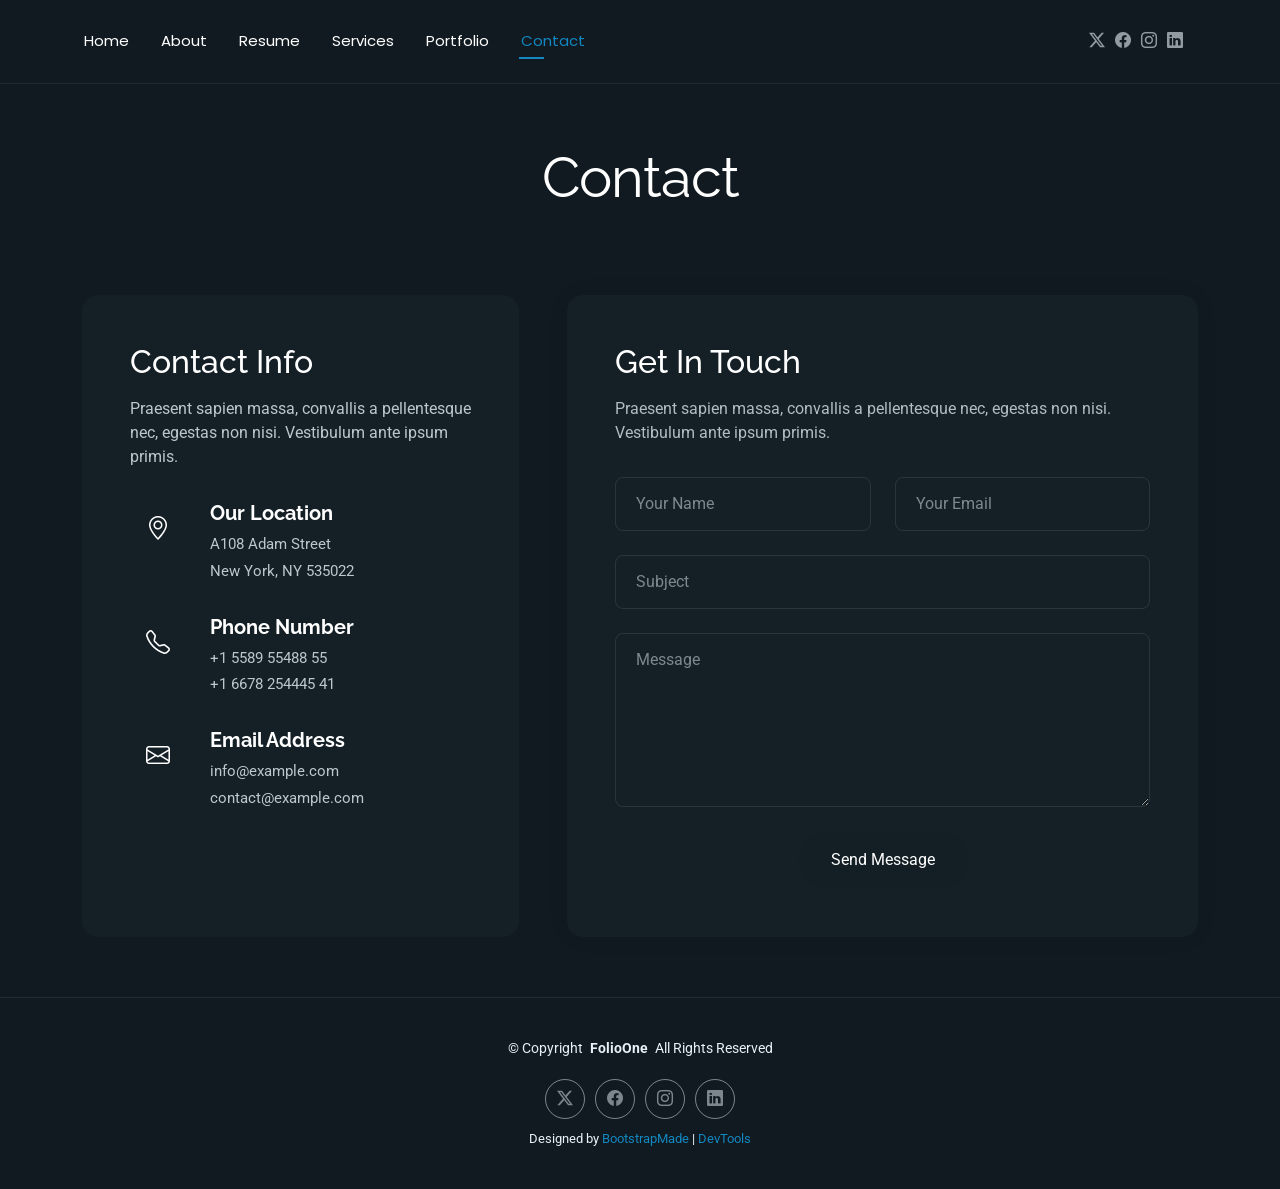
<file: template_1/contact.html>
<!DOCTYPE html>
<html lang="en">

<head>
  <meta charset="utf-8">
  <meta content="width=device-width, initial-scale=1.0" name="viewport">
  <title>Contact - FolioOne Bootstrap Template</title>
  <meta name="description" content="">
  <meta name="keywords" content="">

  <!-- Favicons -->
  <link href="assets/img/favicon.png" rel="icon">
  <link href="assets/img/apple-touch-icon.png" rel="apple-touch-icon">

  <!-- Fonts -->
  <link href="https://fonts.googleapis.com" rel="preconnect">
  <link href="https://fonts.gstatic.com" rel="preconnect" crossorigin>
  <link href="https://fonts.googleapis.com/css2?family=Roboto:ital,wght@0,100;0,300;0,400;0,500;0,700;0,900;1,100;1,300;1,400;1,500;1,700;1,900&family=Poppins:ital,wght@0,100;0,200;0,300;0,400;0,500;0,600;0,700;0,800;0,900;1,100;1,200;1,300;1,400;1,500;1,600;1,700;1,800;1,900&family=Raleway:ital,wght@0,100;0,200;0,300;0,400;0,500;0,600;0,700;0,800;0,900;1,100;1,200;1,300;1,400;1,500;1,600;1,700;1,800;1,900&display=swap" rel="stylesheet">

  <!-- Vendor CSS Files -->
  <link href="assets/vendor/bootstrap/css/bootstrap.min.css" rel="stylesheet">
  <link href="assets/vendor/bootstrap-icons/bootstrap-icons.css" rel="stylesheet">
  <link href="assets/vendor/aos/aos.css" rel="stylesheet">
  <link href="assets/vendor/swiper/swiper-bundle.min.css" rel="stylesheet">
  <link href="assets/vendor/glightbox/css/glightbox.min.css" rel="stylesheet">

  <!-- Main CSS File -->
  <link href="assets/css/main.css" rel="stylesheet">

  <!-- =======================================================
  * Template Name: FolioOne
  * Template URL: https://bootstrapmade.com/folioone-bootstrap-portfolio-website-template/
  * Updated: Aug 23 2025 with Bootstrap v5.3.7
  * Author: BootstrapMade.com
  * License: https://bootstrapmade.com/license/
  ======================================================== -->
</head>

<body class="contact-page">

  <header id="header" class="header d-flex align-items-center light-background sticky-top">
    <div class="container position-relative d-flex align-items-center justify-content-between">

      <!-- <a href="index.html" class="logo d-flex align-items-center me-auto me-xl-0">
      <img src="assets/img/logo.webp" alt="">
      <h1 class="sitename">FolioOne</h1> 
    </a> -->

      <nav id="navmenu" class="navmenu">
        <ul>
          <li><a href="index.html">Home</a></li>
          <li><a href="about.html">About</a></li>
          <li><a href="resume.html">Resume</a></li>
          <li><a href="services.html">Services</a></li>
          <li><a href="portfolio.html">Portfolio</a></li>
          <li><a href="contact.html" class="active">Contact</a></li>
        </ul>
        <i class="mobile-nav-toggle d-xl-none bi bi-list"></i>
      </nav>

      <div class="header-social-links">
        <a href="#" class="twitter"><i class="bi bi-twitter-x"></i></a>
        <a href="#" class="facebook"><i class="bi bi-facebook"></i></a>
        <a href="#" class="instagram"><i class="bi bi-instagram"></i></a>
        <a href="#" class="linkedin"><i class="bi bi-linkedin"></i></a>
      </div>

    </div>
  </header>

  <main class="main">

    <!-- Contact Section -->
    <section id="contact" class="contact section">

      <!-- Section Title -->
      <div class="container section-title" data-aos="fade-up">
        <h2>Contact</h2>
      </div><!-- End Section Title -->

      <div class="container" data-aos="fade-up" data-aos-delay="100">

        <div class="row g-4 g-lg-5">
          <div class="col-lg-5">
            <div class="info-box" data-aos="fade-up" data-aos-delay="200">
              <h3>Contact Info</h3>
              <p>Praesent sapien massa, convallis a pellentesque nec, egestas non nisi. Vestibulum ante ipsum primis.</p>

              <div class="info-item" data-aos="fade-up" data-aos-delay="300">
                <div class="icon-box">
                  <i class="bi bi-geo-alt"></i>
                </div>
                <div class="content">
                  <h4>Our Location</h4>
                  <p>A108 Adam Street</p>
                  <p>New York, NY 535022</p>
                </div>
              </div>

              <div class="info-item" data-aos="fade-up" data-aos-delay="400">
                <div class="icon-box">
                  <i class="bi bi-telephone"></i>
                </div>
                <div class="content">
                  <h4>Phone Number</h4>
                  <p>+1 5589 55488 55</p>
                  <p>+1 6678 254445 41</p>
                </div>
              </div>

              <div class="info-item" data-aos="fade-up" data-aos-delay="500">
                <div class="icon-box">
                  <i class="bi bi-envelope"></i>
                </div>
                <div class="content">
                  <h4>Email Address</h4>
                  <p>info@example.com</p>
                  <p>contact@example.com</p>
                </div>
              </div>
            </div>
          </div>

          <div class="col-lg-7">
            <div class="contact-form" data-aos="fade-up" data-aos-delay="300">
              <h3>Get In Touch</h3>
              <p>Praesent sapien massa, convallis a pellentesque nec, egestas non nisi. Vestibulum ante ipsum primis.</p>

              <form action="forms/contact.php" method="post" class="php-email-form" data-aos="fade-up" data-aos-delay="200">
                <div class="row gy-4">

                  <div class="col-md-6">
                    <input type="text" name="name" class="form-control" placeholder="Your Name" required="">
                  </div>

                  <div class="col-md-6 ">
                    <input type="email" class="form-control" name="email" placeholder="Your Email" required="">
                  </div>

                  <div class="col-12">
                    <input type="text" class="form-control" name="subject" placeholder="Subject" required="">
                  </div>

                  <div class="col-12">
                    <textarea class="form-control" name="message" rows="6" placeholder="Message" required=""></textarea>
                  </div>

                  <div class="col-12 text-center">
                    <div class="loading">Loading</div>
                    <div class="error-message"></div>
                    <div class="sent-message">Your message has been sent. Thank you!</div>

                    <button type="submit" class="btn">Send Message</button>
                  </div>

                </div>
              </form>

            </div>
          </div>

        </div>

      </div>

    </section><!-- /Contact Section -->

  </main>

  <footer id="footer" class="footer">

    <div class="container">
      <div class="copyright text-center ">
        <p>© <span>Copyright</span> <strong class="px-1 sitename">FolioOne</strong> <span>All Rights Reserved<br></span></p>
      </div>
      <div class="social-links d-flex justify-content-center">
        <a href=""><i class="bi bi-twitter-x"></i></a>
        <a href=""><i class="bi bi-facebook"></i></a>
        <a href=""><i class="bi bi-instagram"></i></a>
        <a href=""><i class="bi bi-linkedin"></i></a>
      </div>
      <div class="credits">
        <!-- All the links in the footer should remain intact. -->
        <!-- You can delete the links only if you've purchased the pro version. -->
        <!-- Licensing information: https://bootstrapmade.com/license/ -->
        <!-- Purchase the pro version with working PHP/AJAX contact form: [buy-url] -->
        Designed by <a href="https://bootstrapmade.com/">BootstrapMade</a> | <a href="https://bootstrapmade.com/tools/">DevTools</a>
      </div>
    </div>

  </footer>

  <!-- Scroll Top -->
  <a href="#" id="scroll-top" class="scroll-top d-flex align-items-center justify-content-center"><i class="bi bi-arrow-up-short"></i></a>

  <!-- Preloader -->
  <div id="preloader"></div>

  <!-- Vendor JS Files -->
  <script src="assets/vendor/bootstrap/js/bootstrap.bundle.min.js"></script>
  <script src="assets/vendor/php-email-form/validate.js"></script>
  <script src="assets/vendor/aos/aos.js"></script>
  <script src="assets/vendor/typed.js/typed.umd.js"></script>
  <script src="assets/vendor/waypoints/noframework.waypoints.js"></script>
  <script src="assets/vendor/purecounter/purecounter_vanilla.js"></script>
  <script src="assets/vendor/swiper/swiper-bundle.min.js"></script>
  <script src="assets/vendor/imagesloaded/imagesloaded.pkgd.min.js"></script>
  <script src="assets/vendor/isotope-layout/isotope.pkgd.min.js"></script>
  <script src="assets/vendor/glightbox/js/glightbox.min.js"></script>

  <!-- Main JS File -->
  <script src="assets/js/main.js"></script>

</body>

</html>
</file>
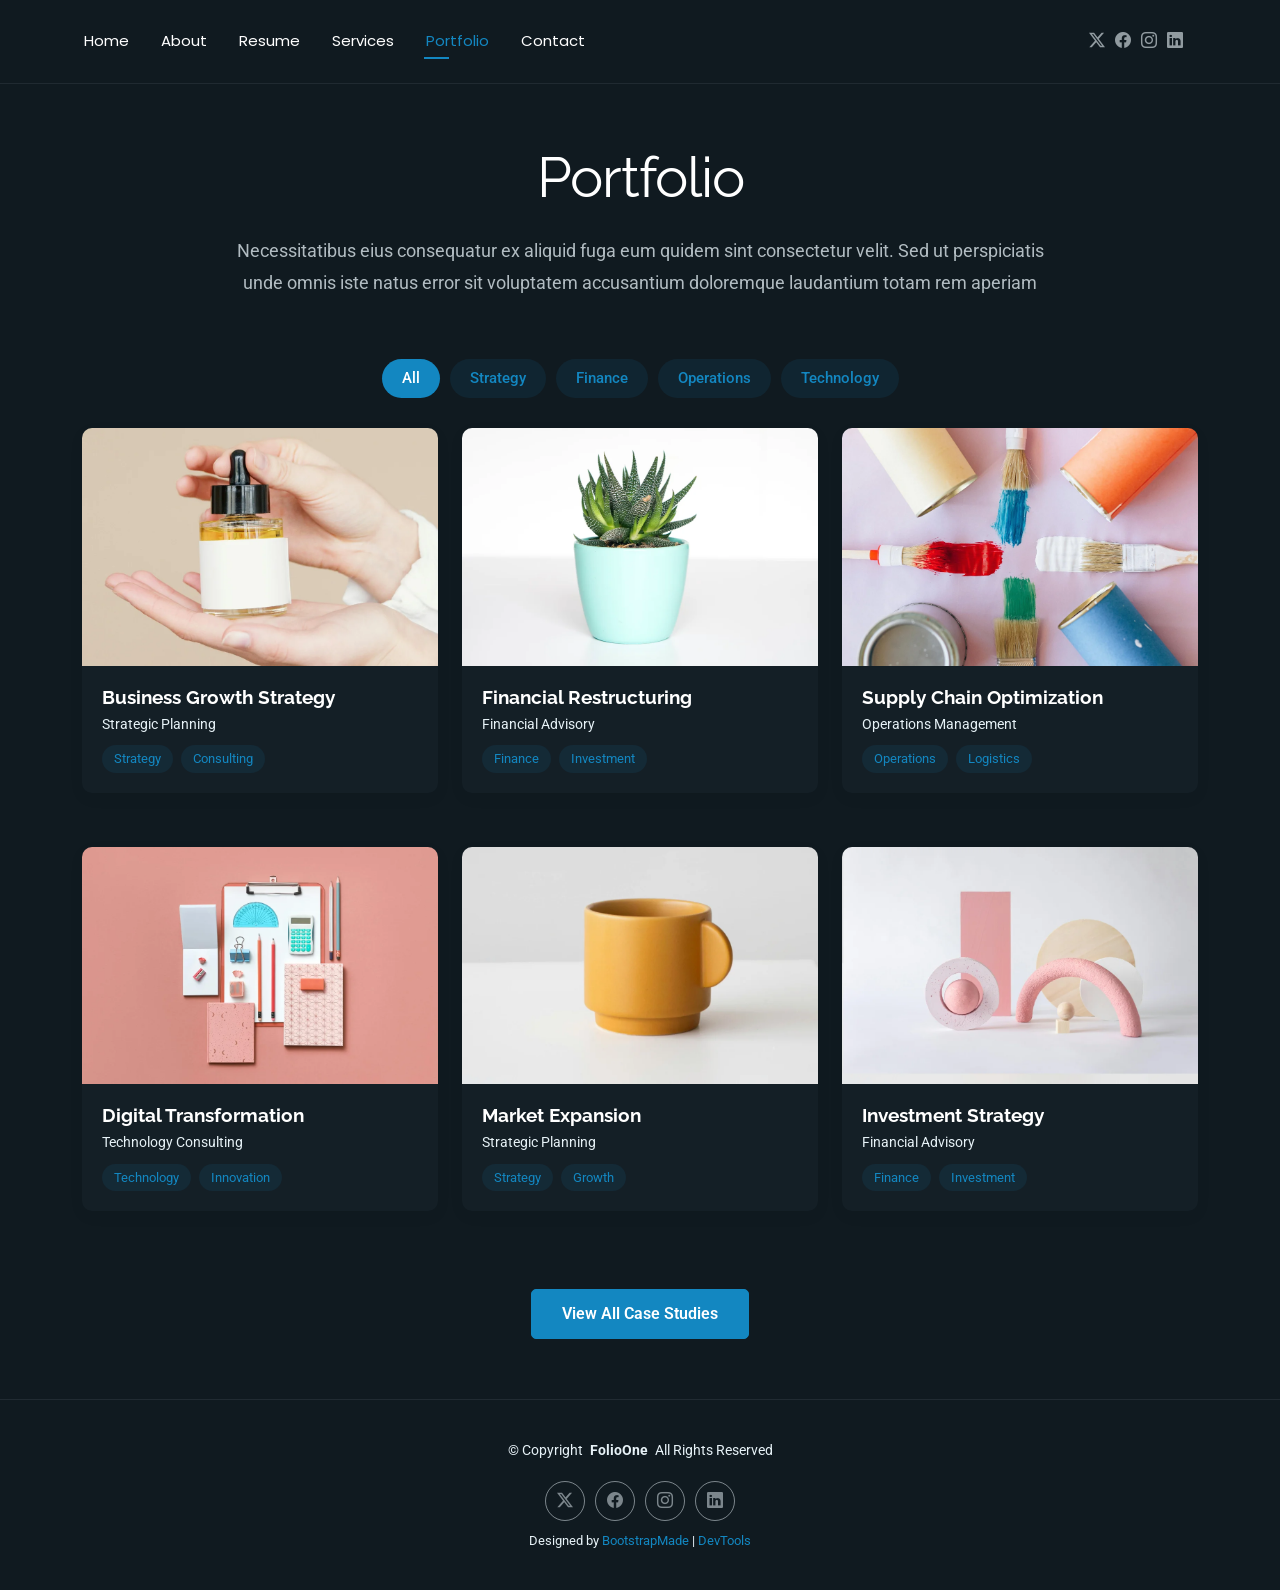
<file: template_1/portfolio.html>
<!DOCTYPE html>
<html lang="en">

<head>
  <meta charset="utf-8">
  <meta content="width=device-width, initial-scale=1.0" name="viewport">
  <title>Portfolio - FolioOne Bootstrap Template</title>
  <meta name="description" content="">
  <meta name="keywords" content="">

  <!-- Favicons -->
  <link href="assets/img/favicon.png" rel="icon">
  <link href="assets/img/apple-touch-icon.png" rel="apple-touch-icon">

  <!-- Fonts -->
  <link href="https://fonts.googleapis.com" rel="preconnect">
  <link href="https://fonts.gstatic.com" rel="preconnect" crossorigin>
  <link href="https://fonts.googleapis.com/css2?family=Roboto:ital,wght@0,100;0,300;0,400;0,500;0,700;0,900;1,100;1,300;1,400;1,500;1,700;1,900&family=Poppins:ital,wght@0,100;0,200;0,300;0,400;0,500;0,600;0,700;0,800;0,900;1,100;1,200;1,300;1,400;1,500;1,600;1,700;1,800;1,900&family=Raleway:ital,wght@0,100;0,200;0,300;0,400;0,500;0,600;0,700;0,800;0,900;1,100;1,200;1,300;1,400;1,500;1,600;1,700;1,800;1,900&display=swap" rel="stylesheet">

  <!-- Vendor CSS Files -->
  <link href="assets/vendor/bootstrap/css/bootstrap.min.css" rel="stylesheet">
  <link href="assets/vendor/bootstrap-icons/bootstrap-icons.css" rel="stylesheet">
  <link href="assets/vendor/aos/aos.css" rel="stylesheet">
  <link href="assets/vendor/swiper/swiper-bundle.min.css" rel="stylesheet">
  <link href="assets/vendor/glightbox/css/glightbox.min.css" rel="stylesheet">

  <!-- Main CSS File -->
  <link href="assets/css/main.css" rel="stylesheet">

  <!-- =======================================================
  * Template Name: FolioOne
  * Template URL: https://bootstrapmade.com/folioone-bootstrap-portfolio-website-template/
  * Updated: Aug 23 2025 with Bootstrap v5.3.7
  * Author: BootstrapMade.com
  * License: https://bootstrapmade.com/license/
  ======================================================== -->
</head>

<body class="portfolio-page">

  <header id="header" class="header d-flex align-items-center light-background sticky-top">
    <div class="container position-relative d-flex align-items-center justify-content-between">

      <!-- <a href="index.html" class="logo d-flex align-items-center me-auto me-xl-0">
      <img src="assets/img/logo.webp" alt="">
      <h1 class="sitename">FolioOne</h1> 
    </a> -->

      <nav id="navmenu" class="navmenu">
        <ul>
          <li><a href="index.html">Home</a></li>
          <li><a href="about.html">About</a></li>
          <li><a href="resume.html">Resume</a></li>
          <li><a href="services.html">Services</a></li>
          <li><a href="portfolio.html" class="active">Portfolio</a></li>
          <li><a href="contact.html">Contact</a></li>
        </ul>
        <i class="mobile-nav-toggle d-xl-none bi bi-list"></i>
      </nav>

      <div class="header-social-links">
        <a href="#" class="twitter"><i class="bi bi-twitter-x"></i></a>
        <a href="#" class="facebook"><i class="bi bi-facebook"></i></a>
        <a href="#" class="instagram"><i class="bi bi-instagram"></i></a>
        <a href="#" class="linkedin"><i class="bi bi-linkedin"></i></a>
      </div>

    </div>
  </header>

  <main class="main">

    <!-- Portfolio Section -->
    <section id="portfolio" class="portfolio section">

      <!-- Section Title -->
      <div class="container section-title" data-aos="fade-up">
        <h2>Portfolio</h2>
        <p>Necessitatibus eius consequatur ex aliquid fuga eum quidem sint consectetur velit. Sed ut perspiciatis unde omnis iste natus error sit voluptatem accusantium doloremque laudantium totam rem aperiam</p>
      </div><!-- End Section Title -->

      <div class="container" data-aos="fade-up" data-aos-delay="100">

        <div class="isotope-layout" data-default-filter="*" data-layout="masonry" data-sort="original-order">
          <ul class="portfolio-filters isotope-filters" data-aos="fade-up" data-aos-delay="200">
            <li data-filter="*" class="filter-active">All</li>
            <li data-filter=".filter-strategy">Strategy</li>
            <li data-filter=".filter-finance">Finance</li>
            <li data-filter=".filter-operations">Operations</li>
            <li data-filter=".filter-technology">Technology</li>
          </ul><!-- End Portfolio Filters -->

          <div class="row gy-4 isotope-container" data-aos="fade-up" data-aos-delay="300">
            <div class="col-lg-4 col-md-6 portfolio-item isotope-item filter-strategy">
              <div class="portfolio-card">
                <div class="portfolio-img">
                  <img src="assets/img/portfolio/portfolio-1.webp" alt="Portfolio Item" class="img-fluid">
                  <div class="portfolio-overlay">
                    <a href="assets/img/portfolio/portfolio-1.webp" class="glightbox portfolio-lightbox"><i class="bi bi-plus"></i></a>
                    <a href="#" class="portfolio-details-link"><i class="bi bi-link"></i></a>
                  </div>
                </div>
                <div class="portfolio-info">
                  <h4>Business Growth Strategy</h4>
                  <p>Strategic Planning</p>
                  <div class="portfolio-tags">
                    <span>Strategy</span>
                    <span>Consulting</span>
                  </div>
                </div>
              </div>
            </div>

            <div class="col-lg-4 col-md-6 portfolio-item isotope-item filter-finance">
              <div class="portfolio-card">
                <div class="portfolio-img">
                  <img src="assets/img/portfolio/portfolio-2.webp" alt="Portfolio Item" class="img-fluid">
                  <div class="portfolio-overlay">
                    <a href="assets/img/portfolio/portfolio-2.webp" class="glightbox portfolio-lightbox"><i class="bi bi-plus"></i></a>
                    <a href="#" class="portfolio-details-link"><i class="bi bi-link"></i></a>
                  </div>
                </div>
                <div class="portfolio-info">
                  <h4>Financial Restructuring</h4>
                  <p>Financial Advisory</p>
                  <div class="portfolio-tags">
                    <span>Finance</span>
                    <span>Investment</span>
                  </div>
                </div>
              </div>
            </div>

            <div class="col-lg-4 col-md-6 portfolio-item isotope-item filter-operations">
              <div class="portfolio-card">
                <div class="portfolio-img">
                  <img src="assets/img/portfolio/portfolio-3.webp" alt="Portfolio Item" class="img-fluid">
                  <div class="portfolio-overlay">
                    <a href="assets/img/portfolio/portfolio-3.webp" class="glightbox portfolio-lightbox"><i class="bi bi-plus"></i></a>
                    <a href="#" class="portfolio-details-link"><i class="bi bi-link"></i></a>
                  </div>
                </div>
                <div class="portfolio-info">
                  <h4>Supply Chain Optimization</h4>
                  <p>Operations Management</p>
                  <div class="portfolio-tags">
                    <span>Operations</span>
                    <span>Logistics</span>
                  </div>
                </div>
              </div>
            </div>

            <div class="col-lg-4 col-md-6 portfolio-item isotope-item filter-technology">
              <div class="portfolio-card">
                <div class="portfolio-img">
                  <img src="assets/img/portfolio/portfolio-4.webp" alt="Portfolio Item" class="img-fluid">
                  <div class="portfolio-overlay">
                    <a href="assets/img/portfolio/portfolio-4.webp" class="glightbox portfolio-lightbox"><i class="bi bi-plus"></i></a>
                    <a href="#" class="portfolio-details-link"><i class="bi bi-link"></i></a>
                  </div>
                </div>
                <div class="portfolio-info">
                  <h4>Digital Transformation</h4>
                  <p>Technology Consulting</p>
                  <div class="portfolio-tags">
                    <span>Technology</span>
                    <span>Innovation</span>
                  </div>
                </div>
              </div>
            </div>

            <div class="col-lg-4 col-md-6 portfolio-item isotope-item filter-strategy">
              <div class="portfolio-card">
                <div class="portfolio-img">
                  <img src="assets/img/portfolio/portfolio-5.webp" alt="Portfolio Item" class="img-fluid">
                  <div class="portfolio-overlay">
                    <a href="assets/img/portfolio/portfolio-5.webp" class="glightbox portfolio-lightbox"><i class="bi bi-plus"></i></a>
                    <a href="#" class="portfolio-details-link"><i class="bi bi-link"></i></a>
                  </div>
                </div>
                <div class="portfolio-info">
                  <h4>Market Expansion</h4>
                  <p>Strategic Planning</p>
                  <div class="portfolio-tags">
                    <span>Strategy</span>
                    <span>Growth</span>
                  </div>
                </div>
              </div>
            </div>

            <div class="col-lg-4 col-md-6 portfolio-item isotope-item filter-finance">
              <div class="portfolio-card">
                <div class="portfolio-img">
                  <img src="assets/img/portfolio/portfolio-6.webp" alt="Portfolio Item" class="img-fluid">
                  <div class="portfolio-overlay">
                    <a href="assets/img/portfolio/portfolio-6.webp" class="glightbox portfolio-lightbox"><i class="bi bi-plus"></i></a>
                    <a href="#" class="portfolio-details-link"><i class="bi bi-link"></i></a>
                  </div>
                </div>
                <div class="portfolio-info">
                  <h4>Investment Strategy</h4>
                  <p>Financial Advisory</p>
                  <div class="portfolio-tags">
                    <span>Finance</span>
                    <span>Investment</span>
                  </div>
                </div>
              </div>
            </div>
          </div><!-- End Portfolio Items Container -->

        </div>

        <div class="text-center mt-5" data-aos="fade-up" data-aos-delay="400">
          <a href="#portfolio" class="btn btn-primary">View All Case Studies</a>
        </div>

      </div>

    </section><!-- /Portfolio Section -->

  </main>

  <footer id="footer" class="footer">

    <div class="container">
      <div class="copyright text-center ">
        <p>© <span>Copyright</span> <strong class="px-1 sitename">FolioOne</strong> <span>All Rights Reserved<br></span></p>
      </div>
      <div class="social-links d-flex justify-content-center">
        <a href=""><i class="bi bi-twitter-x"></i></a>
        <a href=""><i class="bi bi-facebook"></i></a>
        <a href=""><i class="bi bi-instagram"></i></a>
        <a href=""><i class="bi bi-linkedin"></i></a>
      </div>
      <div class="credits">
        <!-- All the links in the footer should remain intact. -->
        <!-- You can delete the links only if you've purchased the pro version. -->
        <!-- Licensing information: https://bootstrapmade.com/license/ -->
        <!-- Purchase the pro version with working PHP/AJAX contact form: [buy-url] -->
        Designed by <a href="https://bootstrapmade.com/">BootstrapMade</a> | <a href="https://bootstrapmade.com/tools/">DevTools</a>
      </div>
    </div>

  </footer>

  <!-- Scroll Top -->
  <a href="#" id="scroll-top" class="scroll-top d-flex align-items-center justify-content-center"><i class="bi bi-arrow-up-short"></i></a>

  <!-- Preloader -->
  <div id="preloader"></div>

  <!-- Vendor JS Files -->
  <script src="assets/vendor/bootstrap/js/bootstrap.bundle.min.js"></script>
  <script src="assets/vendor/php-email-form/validate.js"></script>
  <script src="assets/vendor/aos/aos.js"></script>
  <script src="assets/vendor/typed.js/typed.umd.js"></script>
  <script src="assets/vendor/waypoints/noframework.waypoints.js"></script>
  <script src="assets/vendor/purecounter/purecounter_vanilla.js"></script>
  <script src="assets/vendor/swiper/swiper-bundle.min.js"></script>
  <script src="assets/vendor/imagesloaded/imagesloaded.pkgd.min.js"></script>
  <script src="assets/vendor/isotope-layout/isotope.pkgd.min.js"></script>
  <script src="assets/vendor/glightbox/js/glightbox.min.js"></script>

  <!-- Main JS File -->
  <script src="assets/js/main.js"></script>

</body>

</html>
</file>
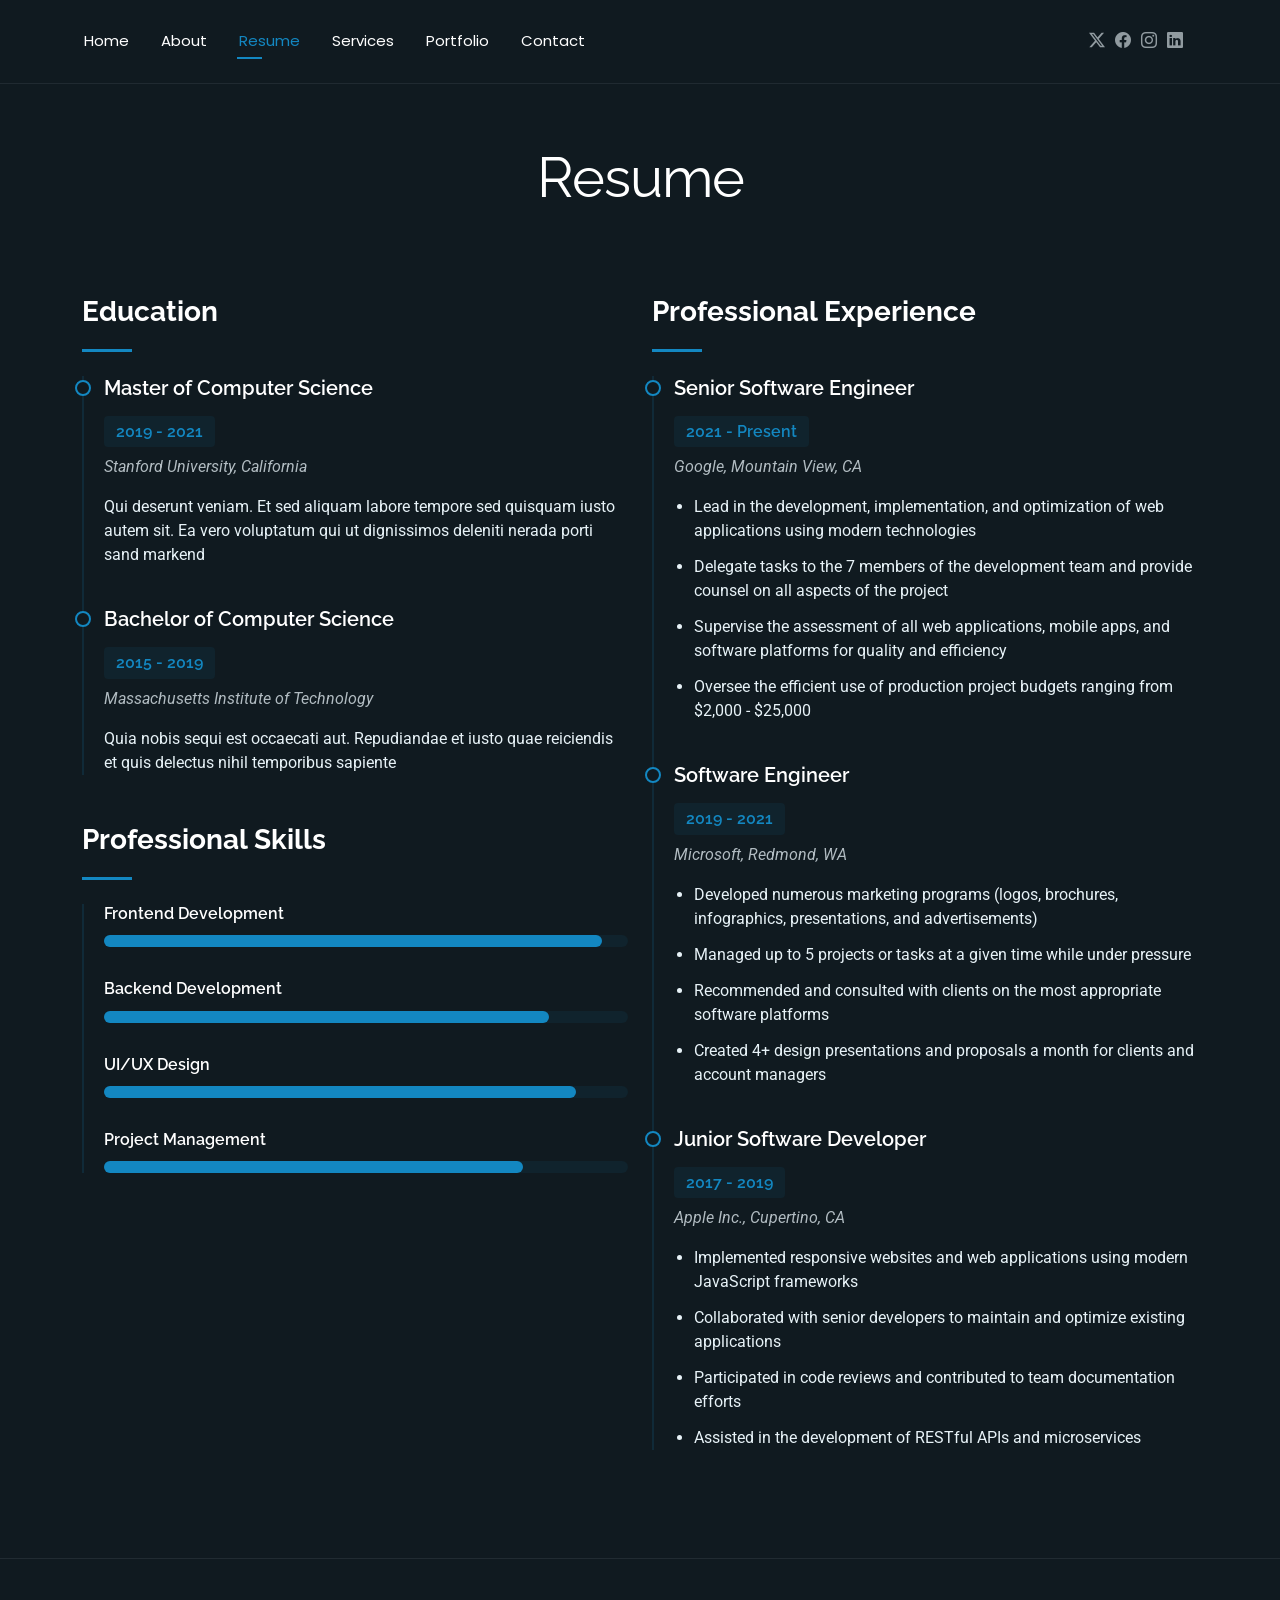
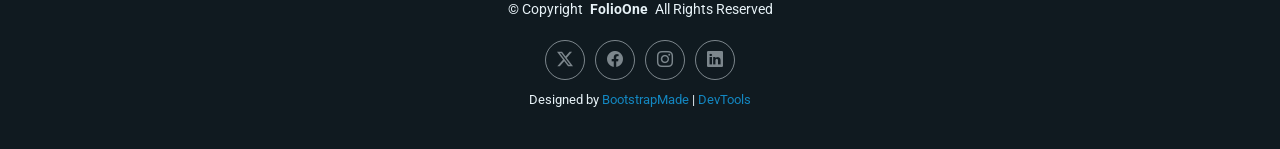
<file: template_1/resume.html>
<!DOCTYPE html>
<html lang="en">

<head>
  <meta charset="utf-8">
  <meta content="width=device-width, initial-scale=1.0" name="viewport">
  <title>Resume - FolioOne Bootstrap Template</title>
  <meta name="description" content="">
  <meta name="keywords" content="">

  <!-- Favicons -->
  <link href="assets/img/favicon.png" rel="icon">
  <link href="assets/img/apple-touch-icon.png" rel="apple-touch-icon">

  <!-- Fonts -->
  <link href="https://fonts.googleapis.com" rel="preconnect">
  <link href="https://fonts.gstatic.com" rel="preconnect" crossorigin>
  <link href="https://fonts.googleapis.com/css2?family=Roboto:ital,wght@0,100;0,300;0,400;0,500;0,700;0,900;1,100;1,300;1,400;1,500;1,700;1,900&family=Poppins:ital,wght@0,100;0,200;0,300;0,400;0,500;0,600;0,700;0,800;0,900;1,100;1,200;1,300;1,400;1,500;1,600;1,700;1,800;1,900&family=Raleway:ital,wght@0,100;0,200;0,300;0,400;0,500;0,600;0,700;0,800;0,900;1,100;1,200;1,300;1,400;1,500;1,600;1,700;1,800;1,900&display=swap" rel="stylesheet">

  <!-- Vendor CSS Files -->
  <link href="assets/vendor/bootstrap/css/bootstrap.min.css" rel="stylesheet">
  <link href="assets/vendor/bootstrap-icons/bootstrap-icons.css" rel="stylesheet">
  <link href="assets/vendor/aos/aos.css" rel="stylesheet">
  <link href="assets/vendor/swiper/swiper-bundle.min.css" rel="stylesheet">
  <link href="assets/vendor/glightbox/css/glightbox.min.css" rel="stylesheet">

  <!-- Main CSS File -->
  <link href="assets/css/main.css" rel="stylesheet">

  <!-- =======================================================
  * Template Name: FolioOne
  * Template URL: https://bootstrapmade.com/folioone-bootstrap-portfolio-website-template/
  * Updated: Aug 23 2025 with Bootstrap v5.3.7
  * Author: BootstrapMade.com
  * License: https://bootstrapmade.com/license/
  ======================================================== -->
</head>

<body class="resume-page">

  <header id="header" class="header d-flex align-items-center light-background sticky-top">
    <div class="container position-relative d-flex align-items-center justify-content-between">

      <!-- <a href="index.html" class="logo d-flex align-items-center me-auto me-xl-0">
      <img src="assets/img/logo.webp" alt="">
      <h1 class="sitename">FolioOne</h1> 
    </a> -->

      <nav id="navmenu" class="navmenu">
        <ul>
          <li><a href="index.html">Home</a></li>
          <li><a href="about.html">About</a></li>
          <li><a href="resume.html" class="active">Resume</a></li>
          <li><a href="services.html">Services</a></li>
          <li><a href="portfolio.html">Portfolio</a></li>
          <li><a href="contact.html">Contact</a></li>
        </ul>
        <i class="mobile-nav-toggle d-xl-none bi bi-list"></i>
      </nav>

      <div class="header-social-links">
        <a href="#" class="twitter"><i class="bi bi-twitter-x"></i></a>
        <a href="#" class="facebook"><i class="bi bi-facebook"></i></a>
        <a href="#" class="instagram"><i class="bi bi-instagram"></i></a>
        <a href="#" class="linkedin"><i class="bi bi-linkedin"></i></a>
      </div>

    </div>
  </header>

  <main class="main">

    <!-- Resume Section -->
    <section id="resume" class="resume section">

      <!-- Section Title -->
      <div class="container section-title" data-aos="fade-up">
        <h2>Resume</h2>
      </div><!-- End Section Title -->

      <div class="container" data-aos="fade-up" data-aos-delay="100">

        <div class="row">
          <div class="col-lg-6">

            <!-- Education Section -->
            <div class="resume-item" data-aos="fade-up">
              <h3 class="resume-title">Education</h3>

              <div class="resume-content">
                <article class="education-item">
                  <h4>Master of Computer Science</h4>
                  <h5>2019 - 2021</h5>
                  <p class="institution"><em>Stanford University, California</em></p>
                  <p>Qui deserunt veniam. Et sed aliquam labore tempore sed quisquam iusto autem sit. Ea vero voluptatum qui ut dignissimos deleniti nerada porti sand markend</p>
                </article>

                <article class="education-item">
                  <h4>Bachelor of Computer Science</h4>
                  <h5>2015 - 2019</h5>
                  <p class="institution"><em>Massachusetts Institute of Technology</em></p>
                  <p>Quia nobis sequi est occaecati aut. Repudiandae et iusto quae reiciendis et quis delectus nihil temporibus sapiente</p>
                </article>
              </div>
            </div><!-- End Education Section -->

            <!-- Professional Skills Section -->
            <div class="resume-item skills-animation" data-aos="fade-up">
              <h3 class="resume-title">Professional Skills</h3>

              <div class="resume-content">
                <div class="skill-item">
                  <h4>Frontend Development</h4>
                  <div class="progress">
                    <div class="progress-bar" role="progressbar" aria-valuenow="95" aria-valuemin="0" aria-valuemax="100"></div>
                  </div>
                </div>

                <div class="skill-item">
                  <h4>Backend Development</h4>
                  <div class="progress">
                    <div class="progress-bar" role="progressbar" aria-valuenow="85" aria-valuemin="0" aria-valuemax="100"></div>
                  </div>
                </div>

                <div class="skill-item">
                  <h4>UI/UX Design</h4>
                  <div class="progress">
                    <div class="progress-bar" role="progressbar" aria-valuenow="90" aria-valuemin="0" aria-valuemax="100"></div>
                  </div>
                </div>

                <div class="skill-item">
                  <h4>Project Management</h4>
                  <div class="progress">
                    <div class="progress-bar" role="progressbar" aria-valuenow="80" aria-valuemin="0" aria-valuemax="100"></div>
                  </div>
                </div>
              </div>
            </div><!-- End Professional Skills Section -->
          </div>

          <div class="col-lg-6">
            <!-- Experience Section -->
            <div class="resume-item" data-aos="fade-up" data-aos-delay="100">
              <h3 class="resume-title">Professional Experience</h3>

              <div class="resume-content">
                <article class="experience-item">
                  <h4>Senior Software Engineer</h4>
                  <h5>2021 - Present</h5>
                  <p class="company"><em>Google, Mountain View, CA</em></p>
                  <ul>
                    <li>Lead in the development, implementation, and optimization of web applications using modern technologies</li>
                    <li>Delegate tasks to the 7 members of the development team and provide counsel on all aspects of the project</li>
                    <li>Supervise the assessment of all web applications, mobile apps, and software platforms for quality and efficiency</li>
                    <li>Oversee the efficient use of production project budgets ranging from $2,000 - $25,000</li>
                  </ul>
                </article>

                <article class="experience-item">
                  <h4>Software Engineer</h4>
                  <h5>2019 - 2021</h5>
                  <p class="company"><em>Microsoft, Redmond, WA</em></p>
                  <ul>
                    <li>Developed numerous marketing programs (logos, brochures, infographics, presentations, and advertisements)</li>
                    <li>Managed up to 5 projects or tasks at a given time while under pressure</li>
                    <li>Recommended and consulted with clients on the most appropriate software platforms</li>
                    <li>Created 4+ design presentations and proposals a month for clients and account managers</li>
                  </ul>
                </article>

                <article class="experience-item">
                  <h4>Junior Software Developer</h4>
                  <h5>2017 - 2019</h5>
                  <p class="company"><em>Apple Inc., Cupertino, CA</em></p>
                  <ul>
                    <li>Implemented responsive websites and web applications using modern JavaScript frameworks</li>
                    <li>Collaborated with senior developers to maintain and optimize existing applications</li>
                    <li>Participated in code reviews and contributed to team documentation efforts</li>
                    <li>Assisted in the development of RESTful APIs and microservices</li>
                  </ul>
                </article>
              </div>
            </div><!-- End Experience Section -->
          </div>
        </div>

      </div>

    </section><!-- /Resume Section -->

  </main>

  <footer id="footer" class="footer">

    <div class="container">
      <div class="copyright text-center ">
        <p>© <span>Copyright</span> <strong class="px-1 sitename">FolioOne</strong> <span>All Rights Reserved<br></span></p>
      </div>
      <div class="social-links d-flex justify-content-center">
        <a href=""><i class="bi bi-twitter-x"></i></a>
        <a href=""><i class="bi bi-facebook"></i></a>
        <a href=""><i class="bi bi-instagram"></i></a>
        <a href=""><i class="bi bi-linkedin"></i></a>
      </div>
      <div class="credits">
        <!-- All the links in the footer should remain intact. -->
        <!-- You can delete the links only if you've purchased the pro version. -->
        <!-- Licensing information: https://bootstrapmade.com/license/ -->
        <!-- Purchase the pro version with working PHP/AJAX contact form: [buy-url] -->
        Designed by <a href="https://bootstrapmade.com/">BootstrapMade</a> | <a href="https://bootstrapmade.com/tools/">DevTools</a>
      </div>
    </div>

  </footer>

  <!-- Scroll Top -->
  <a href="#" id="scroll-top" class="scroll-top d-flex align-items-center justify-content-center"><i class="bi bi-arrow-up-short"></i></a>

  <!-- Preloader -->
  <div id="preloader"></div>

  <!-- Vendor JS Files -->
  <script src="assets/vendor/bootstrap/js/bootstrap.bundle.min.js"></script>
  <script src="assets/vendor/php-email-form/validate.js"></script>
  <script src="assets/vendor/aos/aos.js"></script>
  <script src="assets/vendor/typed.js/typed.umd.js"></script>
  <script src="assets/vendor/waypoints/noframework.waypoints.js"></script>
  <script src="assets/vendor/purecounter/purecounter_vanilla.js"></script>
  <script src="assets/vendor/swiper/swiper-bundle.min.js"></script>
  <script src="assets/vendor/imagesloaded/imagesloaded.pkgd.min.js"></script>
  <script src="assets/vendor/isotope-layout/isotope.pkgd.min.js"></script>
  <script src="assets/vendor/glightbox/js/glightbox.min.js"></script>

  <!-- Main JS File -->
  <script src="assets/js/main.js"></script>

</body>

</html>
</file>
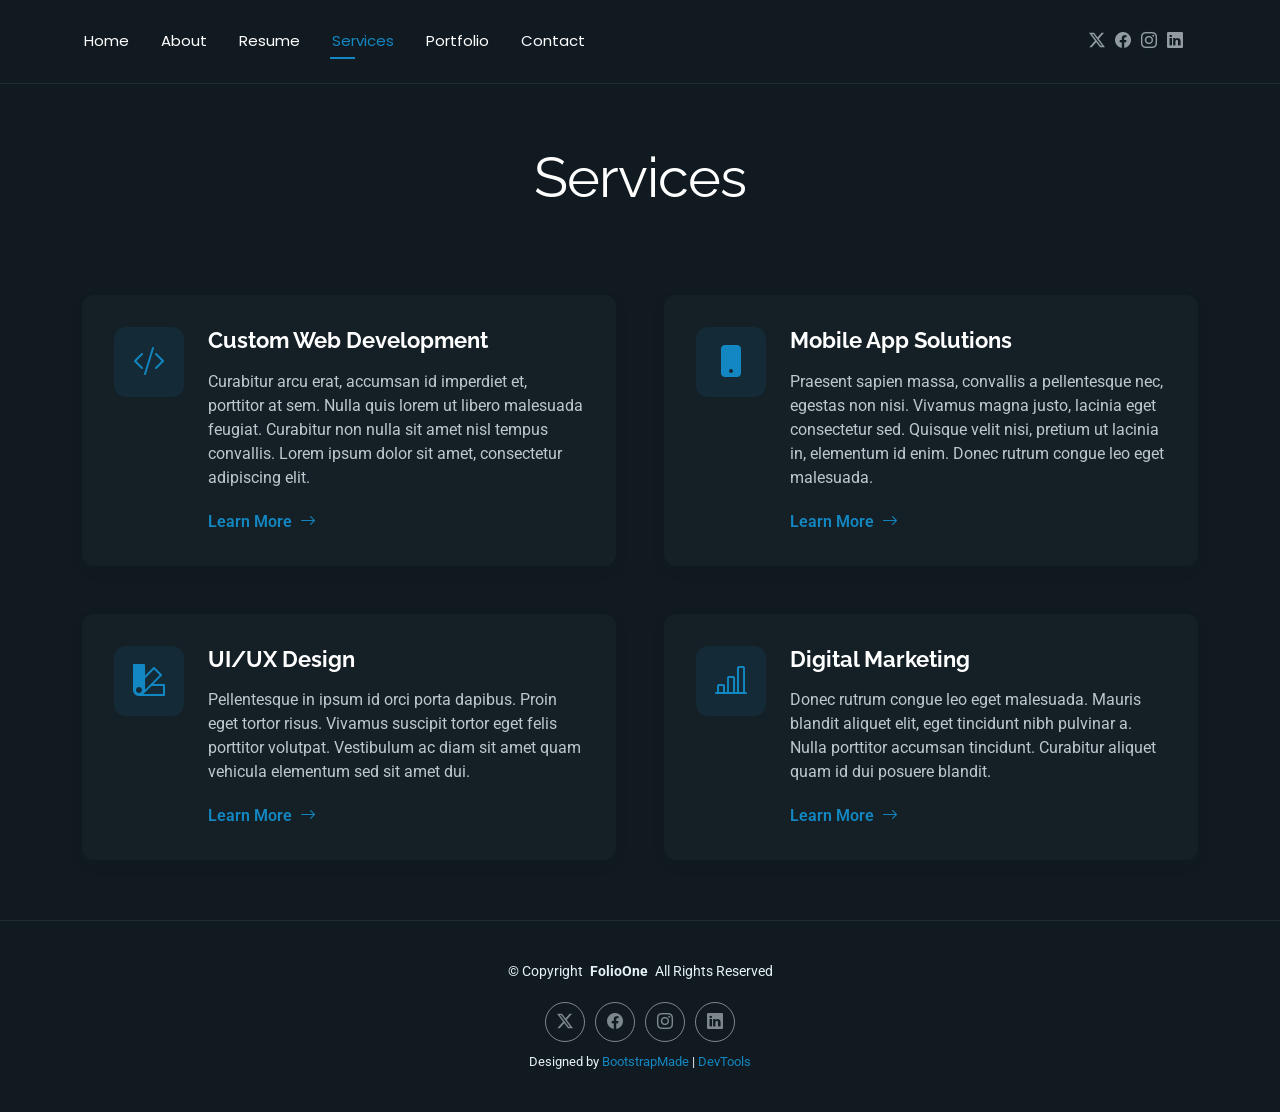
<file: template_1/services.html>
<!DOCTYPE html>
<html lang="en">

<head>
  <meta charset="utf-8">
  <meta content="width=device-width, initial-scale=1.0" name="viewport">
  <title>Services - FolioOne Bootstrap Template</title>
  <meta name="description" content="">
  <meta name="keywords" content="">

  <!-- Favicons -->
  <link href="assets/img/favicon.png" rel="icon">
  <link href="assets/img/apple-touch-icon.png" rel="apple-touch-icon">

  <!-- Fonts -->
  <link href="https://fonts.googleapis.com" rel="preconnect">
  <link href="https://fonts.gstatic.com" rel="preconnect" crossorigin>
  <link href="https://fonts.googleapis.com/css2?family=Roboto:ital,wght@0,100;0,300;0,400;0,500;0,700;0,900;1,100;1,300;1,400;1,500;1,700;1,900&family=Poppins:ital,wght@0,100;0,200;0,300;0,400;0,500;0,600;0,700;0,800;0,900;1,100;1,200;1,300;1,400;1,500;1,600;1,700;1,800;1,900&family=Raleway:ital,wght@0,100;0,200;0,300;0,400;0,500;0,600;0,700;0,800;0,900;1,100;1,200;1,300;1,400;1,500;1,600;1,700;1,800;1,900&display=swap" rel="stylesheet">

  <!-- Vendor CSS Files -->
  <link href="assets/vendor/bootstrap/css/bootstrap.min.css" rel="stylesheet">
  <link href="assets/vendor/bootstrap-icons/bootstrap-icons.css" rel="stylesheet">
  <link href="assets/vendor/aos/aos.css" rel="stylesheet">
  <link href="assets/vendor/swiper/swiper-bundle.min.css" rel="stylesheet">
  <link href="assets/vendor/glightbox/css/glightbox.min.css" rel="stylesheet">

  <!-- Main CSS File -->
  <link href="assets/css/main.css" rel="stylesheet">

  <!-- =======================================================
  * Template Name: FolioOne
  * Template URL: https://bootstrapmade.com/folioone-bootstrap-portfolio-website-template/
  * Updated: Aug 23 2025 with Bootstrap v5.3.7
  * Author: BootstrapMade.com
  * License: https://bootstrapmade.com/license/
  ======================================================== -->
</head>

<body class="services-page">

  <header id="header" class="header d-flex align-items-center light-background sticky-top">
    <div class="container position-relative d-flex align-items-center justify-content-between">

      <!-- <a href="index.html" class="logo d-flex align-items-center me-auto me-xl-0">
      <img src="assets/img/logo.webp" alt="">
      <h1 class="sitename">FolioOne</h1> 
    </a> -->

      <nav id="navmenu" class="navmenu">
        <ul>
          <li><a href="index.html">Home</a></li>
          <li><a href="about.html">About</a></li>
          <li><a href="resume.html">Resume</a></li>
          <li><a href="services.html" class="active">Services</a></li>
          <li><a href="portfolio.html">Portfolio</a></li>
          <li><a href="contact.html">Contact</a></li>
        </ul>
        <i class="mobile-nav-toggle d-xl-none bi bi-list"></i>
      </nav>

      <div class="header-social-links">
        <a href="#" class="twitter"><i class="bi bi-twitter-x"></i></a>
        <a href="#" class="facebook"><i class="bi bi-facebook"></i></a>
        <a href="#" class="instagram"><i class="bi bi-instagram"></i></a>
        <a href="#" class="linkedin"><i class="bi bi-linkedin"></i></a>
      </div>

    </div>
  </header>

  <main class="main">

    <!-- Services Section -->
    <section id="services" class="services section">

      <!-- Section Title -->
      <div class="container section-title" data-aos="fade-up">
        <h2>Services</h2>
      </div><!-- End Section Title -->

      <div class="container" data-aos="fade-up" data-aos-delay="100">

        <div class="row justify-content-center g-5">

          <div class="col-md-6" data-aos="fade-right" data-aos-delay="100">
            <div class="service-item">
              <div class="service-icon">
                <i class="bi bi-code-slash"></i>
              </div>
              <div class="service-content">
                <h3>Custom Web Development</h3>
                <p>Curabitur arcu erat, accumsan id imperdiet et, porttitor at sem. Nulla quis lorem ut libero malesuada feugiat. Curabitur non nulla sit amet nisl tempus convallis. Lorem ipsum dolor sit amet, consectetur adipiscing elit.</p>
                <a href="" class="service-link">
                  <span>Learn More</span>
                  <i class="bi bi-arrow-right"></i>
                </a>
              </div>
            </div>
          </div><!-- End Service Item -->

          <div class="col-md-6" data-aos="fade-left" data-aos-delay="100">
            <div class="service-item">
              <div class="service-icon">
                <i class="bi bi-phone-fill"></i>
              </div>
              <div class="service-content">
                <h3>Mobile App Solutions</h3>
                <p>Praesent sapien massa, convallis a pellentesque nec, egestas non nisi. Vivamus magna justo, lacinia eget consectetur sed. Quisque velit nisi, pretium ut lacinia in, elementum id enim. Donec rutrum congue leo eget malesuada.</p>
                <a href="" class="service-link">
                  <span>Learn More</span>
                  <i class="bi bi-arrow-right"></i>
                </a>
              </div>
            </div>
          </div><!-- End Service Item -->

          <div class="col-md-6" data-aos="fade-right" data-aos-delay="200">
            <div class="service-item">
              <div class="service-icon">
                <i class="bi bi-palette2"></i>
              </div>
              <div class="service-content">
                <h3>UI/UX Design</h3>
                <p>Pellentesque in ipsum id orci porta dapibus. Proin eget tortor risus. Vivamus suscipit tortor eget felis porttitor volutpat. Vestibulum ac diam sit amet quam vehicula elementum sed sit amet dui.</p>
                <a href="" class="service-link">
                  <span>Learn More</span>
                  <i class="bi bi-arrow-right"></i>
                </a>
              </div>
            </div>
          </div><!-- End Service Item -->

          <div class="col-md-6" data-aos="fade-left" data-aos-delay="200">
            <div class="service-item">
              <div class="service-icon">
                <i class="bi bi-bar-chart-line"></i>
              </div>
              <div class="service-content">
                <h3>Digital Marketing</h3>
                <p>Donec rutrum congue leo eget malesuada. Mauris blandit aliquet elit, eget tincidunt nibh pulvinar a. Nulla porttitor accumsan tincidunt. Curabitur aliquet quam id dui posuere blandit.</p>
                <a href="" class="service-link">
                  <span>Learn More</span>
                  <i class="bi bi-arrow-right"></i>
                </a>
              </div>
            </div>
          </div><!-- End Service Item -->

        </div>

      </div>

    </section><!-- /Services Section -->

  </main>

  <footer id="footer" class="footer">

    <div class="container">
      <div class="copyright text-center ">
        <p>© <span>Copyright</span> <strong class="px-1 sitename">FolioOne</strong> <span>All Rights Reserved<br></span></p>
      </div>
      <div class="social-links d-flex justify-content-center">
        <a href=""><i class="bi bi-twitter-x"></i></a>
        <a href=""><i class="bi bi-facebook"></i></a>
        <a href=""><i class="bi bi-instagram"></i></a>
        <a href=""><i class="bi bi-linkedin"></i></a>
      </div>
      <div class="credits">
        <!-- All the links in the footer should remain intact. -->
        <!-- You can delete the links only if you've purchased the pro version. -->
        <!-- Licensing information: https://bootstrapmade.com/license/ -->
        <!-- Purchase the pro version with working PHP/AJAX contact form: [buy-url] -->
        Designed by <a href="https://bootstrapmade.com/">BootstrapMade</a> | <a href="https://bootstrapmade.com/tools/">DevTools</a>
      </div>
    </div>

  </footer>

  <!-- Scroll Top -->
  <a href="#" id="scroll-top" class="scroll-top d-flex align-items-center justify-content-center"><i class="bi bi-arrow-up-short"></i></a>

  <!-- Preloader -->
  <div id="preloader"></div>

  <!-- Vendor JS Files -->
  <script src="assets/vendor/bootstrap/js/bootstrap.bundle.min.js"></script>
  <script src="assets/vendor/php-email-form/validate.js"></script>
  <script src="assets/vendor/aos/aos.js"></script>
  <script src="assets/vendor/typed.js/typed.umd.js"></script>
  <script src="assets/vendor/waypoints/noframework.waypoints.js"></script>
  <script src="assets/vendor/purecounter/purecounter_vanilla.js"></script>
  <script src="assets/vendor/swiper/swiper-bundle.min.js"></script>
  <script src="assets/vendor/imagesloaded/imagesloaded.pkgd.min.js"></script>
  <script src="assets/vendor/isotope-layout/isotope.pkgd.min.js"></script>
  <script src="assets/vendor/glightbox/js/glightbox.min.js"></script>

  <!-- Main JS File -->
  <script src="assets/js/main.js"></script>

</body>

</html>
</file>
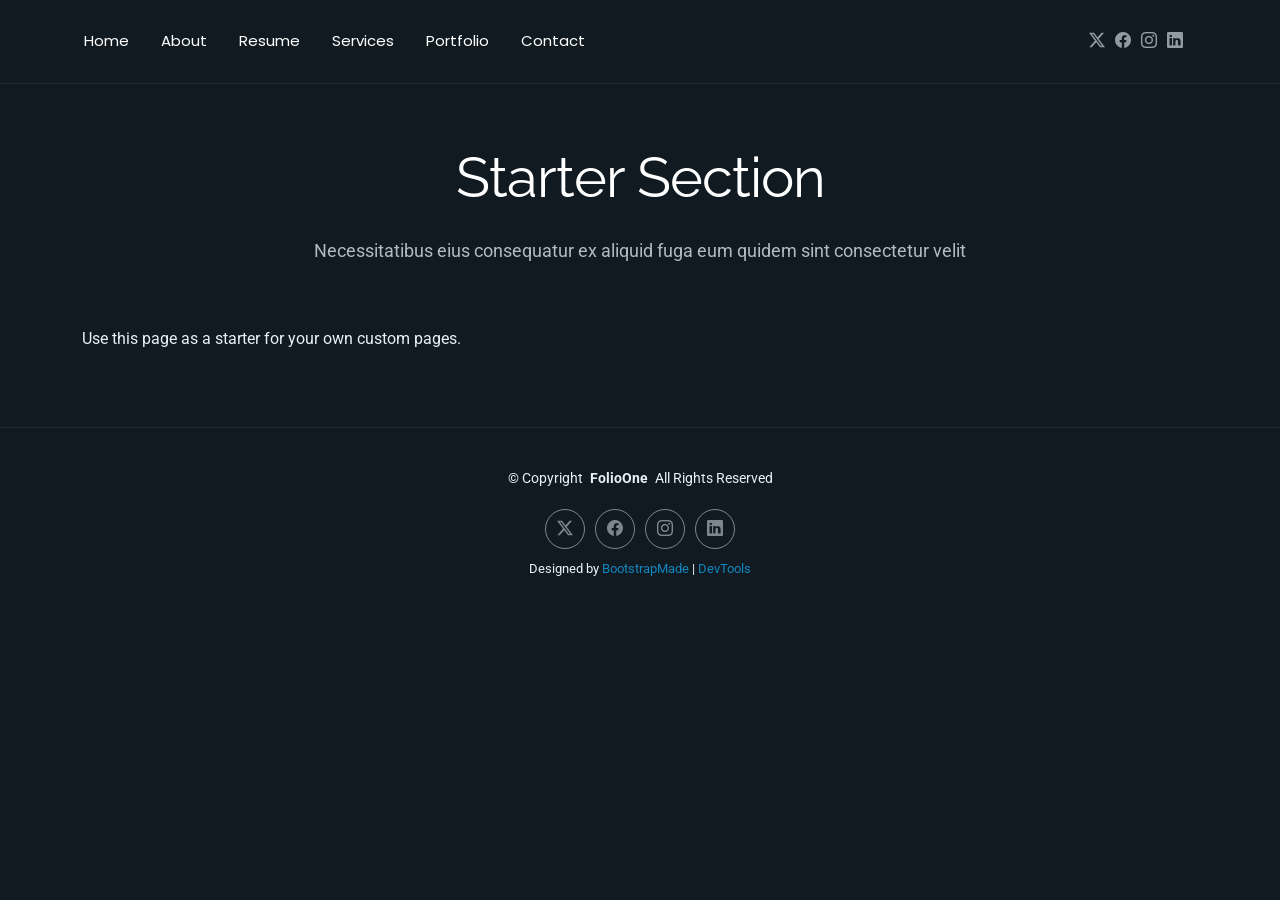
<file: template_1/starter-page.html>
<!DOCTYPE html>
<html lang="en">

<head>
  <meta charset="utf-8">
  <meta content="width=device-width, initial-scale=1.0" name="viewport">
  <title>Starter Page - FolioOne Bootstrap Template</title>
  <meta name="description" content="">
  <meta name="keywords" content="">

  <!-- Favicons -->
  <link href="assets/img/favicon.png" rel="icon">
  <link href="assets/img/apple-touch-icon.png" rel="apple-touch-icon">

  <!-- Fonts -->
  <link href="https://fonts.googleapis.com" rel="preconnect">
  <link href="https://fonts.gstatic.com" rel="preconnect" crossorigin>
  <link href="https://fonts.googleapis.com/css2?family=Roboto:ital,wght@0,100;0,300;0,400;0,500;0,700;0,900;1,100;1,300;1,400;1,500;1,700;1,900&family=Poppins:ital,wght@0,100;0,200;0,300;0,400;0,500;0,600;0,700;0,800;0,900;1,100;1,200;1,300;1,400;1,500;1,600;1,700;1,800;1,900&family=Raleway:ital,wght@0,100;0,200;0,300;0,400;0,500;0,600;0,700;0,800;0,900;1,100;1,200;1,300;1,400;1,500;1,600;1,700;1,800;1,900&display=swap" rel="stylesheet">

  <!-- Vendor CSS Files -->
  <link href="assets/vendor/bootstrap/css/bootstrap.min.css" rel="stylesheet">
  <link href="assets/vendor/bootstrap-icons/bootstrap-icons.css" rel="stylesheet">
  <link href="assets/vendor/aos/aos.css" rel="stylesheet">
  <link href="assets/vendor/swiper/swiper-bundle.min.css" rel="stylesheet">
  <link href="assets/vendor/glightbox/css/glightbox.min.css" rel="stylesheet">

  <!-- Main CSS File -->
  <link href="assets/css/main.css" rel="stylesheet">

  <!-- =======================================================
  * Template Name: FolioOne
  * Template URL: https://bootstrapmade.com/folioone-bootstrap-portfolio-website-template/
  * Updated: Aug 23 2025 with Bootstrap v5.3.7
  * Author: BootstrapMade.com
  * License: https://bootstrapmade.com/license/
  ======================================================== -->
</head>

<body class="starter-page-page">

  <header id="header" class="header d-flex align-items-center light-background sticky-top">
    <div class="container position-relative d-flex align-items-center justify-content-between">

      <!-- <a href="index.html" class="logo d-flex align-items-center me-auto me-xl-0">
      <img src="assets/img/logo.webp" alt="">
      <h1 class="sitename">FolioOne</h1> 
    </a> -->

      <nav id="navmenu" class="navmenu">
        <ul>
          <li><a href="index.html">Home</a></li>
          <li><a href="about.html">About</a></li>
          <li><a href="resume.html">Resume</a></li>
          <li><a href="services.html">Services</a></li>
          <li><a href="portfolio.html">Portfolio</a></li>
          <li><a href="contact.html">Contact</a></li>
        </ul>
        <i class="mobile-nav-toggle d-xl-none bi bi-list"></i>
      </nav>

      <div class="header-social-links">
        <a href="#" class="twitter"><i class="bi bi-twitter-x"></i></a>
        <a href="#" class="facebook"><i class="bi bi-facebook"></i></a>
        <a href="#" class="instagram"><i class="bi bi-instagram"></i></a>
        <a href="#" class="linkedin"><i class="bi bi-linkedin"></i></a>
      </div>

    </div>
  </header>

  <main class="main">

    <!-- Starter Section Section -->
    <section id="starter-section" class="starter-section section">

      <!-- Section Title -->
      <div class="container section-title" data-aos="fade-up">
        <h2>Starter Section</h2>
        <p>Necessitatibus eius consequatur ex aliquid fuga eum quidem sint consectetur velit</p>
      </div><!-- End Section Title -->

      <div class="container" data-aos="fade-up">
        <p>Use this page as a starter for your own custom pages.</p>
      </div>

    </section><!-- /Starter Section Section -->

  </main>

  <footer id="footer" class="footer">

    <div class="container">
      <div class="copyright text-center ">
        <p>© <span>Copyright</span> <strong class="px-1 sitename">FolioOne</strong> <span>All Rights Reserved<br></span></p>
      </div>
      <div class="social-links d-flex justify-content-center">
        <a href=""><i class="bi bi-twitter-x"></i></a>
        <a href=""><i class="bi bi-facebook"></i></a>
        <a href=""><i class="bi bi-instagram"></i></a>
        <a href=""><i class="bi bi-linkedin"></i></a>
      </div>
      <div class="credits">
        <!-- All the links in the footer should remain intact. -->
        <!-- You can delete the links only if you've purchased the pro version. -->
        <!-- Licensing information: https://bootstrapmade.com/license/ -->
        <!-- Purchase the pro version with working PHP/AJAX contact form: [buy-url] -->
        Designed by <a href="https://bootstrapmade.com/">BootstrapMade</a> | <a href="https://bootstrapmade.com/tools/">DevTools</a>
      </div>
    </div>

  </footer>

  <!-- Scroll Top -->
  <a href="#" id="scroll-top" class="scroll-top d-flex align-items-center justify-content-center"><i class="bi bi-arrow-up-short"></i></a>

  <!-- Preloader -->
  <div id="preloader"></div>

  <!-- Vendor JS Files -->
  <script src="assets/vendor/bootstrap/js/bootstrap.bundle.min.js"></script>
  <script src="assets/vendor/php-email-form/validate.js"></script>
  <script src="assets/vendor/aos/aos.js"></script>
  <script src="assets/vendor/typed.js/typed.umd.js"></script>
  <script src="assets/vendor/waypoints/noframework.waypoints.js"></script>
  <script src="assets/vendor/purecounter/purecounter_vanilla.js"></script>
  <script src="assets/vendor/swiper/swiper-bundle.min.js"></script>
  <script src="assets/vendor/imagesloaded/imagesloaded.pkgd.min.js"></script>
  <script src="assets/vendor/isotope-layout/isotope.pkgd.min.js"></script>
  <script src="assets/vendor/glightbox/js/glightbox.min.js"></script>

  <!-- Main JS File -->
  <script src="assets/js/main.js"></script>

</body>

</html>
</file>
<file: assets/css/custom.css>
/* ==========================================================
   custom.css – LD9 + LD10 (tamsi tema)
   ========================================================== */

@import url('https://fonts.googleapis.com/css2?family=Inter:wght@400;500;600&family=Poppins:wght@500;600;700&display=swap');

:root {
    --bg: #0d1117;
    --alt: #131922;
    --surface: #1a212c;
    --surface2: #222b38;
    --border: #2f3a4a;
    --text: #d5dbe5;
    --heading: #f1f5f9;
    --accent: #2bb3a3;
    --accent-h: #4fd1c0;
    --accent-a: #1f8f82;
    --on-accent: #06161a;
    --radius: 12px;
    --shadow: 0 6px 18px rgba(0, 0, 0, .45);
}

@media (min-width: 1199px) {
    .main {
        margin-left: 180px !important;
    }
}

/* ================= LD9: TIPOGRAFIJA ================= */

body {
    font-family: 'Inter', 'Segoe UI', sans-serif;
    background: var(--bg);
    color: var(--text);
}

h1, h2, h3, h4, h5, h6 {
    font-family: 'Poppins', 'Segoe UI', sans-serif;
    color: var(--heading);
    font-weight: 600;
    letter-spacing: .02em;
}

h1 {
    font-size: 2.8rem;
    font-weight: 700;
}

h2 {
    font-size: 2.1rem;
    color: var(--accent-h);
    border-bottom: 3px solid var(--accent);
    display: inline-block;
    padding-bottom: .2em;
}

h3 {
    font-size: 1.6rem;
}

h4 {
    font-size: 1.3rem;
    font-weight: 500;
    color: #cbd5e1;
}

h5, h6 {
    font-size: 1rem;
    font-weight: 500;
    text-transform: uppercase;
    letter-spacing: .08em;
    color: #94a3b8;
}

p {
    font-size: 1.05rem;
    line-height: 1.85;
    color: var(--text);
}

/* ================= LD9: NUORODOS IR MYGTUKAI ================= */

a {
    color: var(--accent-h);
    text-decoration: none;
    transition: color .25s;
}

a:hover {
    color: #fff;
    text-decoration: underline;
}

button[type="submit"], .btn {
    background: var(--accent);
    color: var(--on-accent);
    border: none;
    border-radius: 999px;
    padding: 12px 30px;
    font-weight: 600;
    letter-spacing: .04em;
    box-shadow: 0 3px 10px rgba(0, 0, 0, .4);
    cursor: pointer;
    transition: all .25s ease;
}

button[type="submit"]:hover, .btn:hover {
    background: var(--accent-h);
    transform: translateY(-2px);
    box-shadow: 0 8px 18px rgba(0, 0, 0, .55);
}

button[type="submit"]:active, .btn:active {
    background: var(--accent-a);
    transform: none;
    box-shadow: inset 0 3px 6px rgba(0, 0, 0, .5);
}

/* ================= LD9: SKILČIŲ TARPAI IR BLOKAI ================= */

#about, #resume, #portfolio {
    padding: 80px 0 !important;
    margin-bottom: 20px;
    background: var(--alt);
}

.resume-item, .portfolio-item {
    background: var(--surface);
    border: 1px solid var(--border);
    border-left: 5px solid var(--accent);
    border-radius: var(--radius);
    box-shadow: var(--shadow);
}

/* Apie sekcijos turinio blokas */

#about .content {
    background: var(--surface);
    border: 1px solid var(--border);
    border-radius: var(--radius);
    padding: 25px;
    box-shadow: var(--shadow);
}

.resume-item {
    padding: 25px;
    margin-bottom: 20px;
}

.portfolio-item {
    overflow: hidden;
    transition: transform .3s, box-shadow .3s;
}

.portfolio-item:hover {
    transform: translateY(-5px);
    box-shadow: 0 12px 25px rgba(0, 0, 0, .6);
}

/* ================= LD9: 2 KOMPONENTAI ================= */
/* Navigacijos meniu */

#header .navmenu {
    background: linear-gradient(180deg, #0a0e14, #0d1117);
    border-right: 3px solid var(--accent);
}

#header .navmenu a {
    color: #cbd5e1;
    border-bottom: 1px solid rgba(255, 255, 255, .08);
    transition: all .3s;
}

#header .navmenu a:hover,
#header .navmenu .active {
    color: var(--accent-h);
    background: rgba(255, 255, 255, .05);
    padding-left: 10px;
    text-decoration: none;
}

#header .navmenu a .navicon {
    color: var(--accent);
}

/* Progreso juostos */

.progress {
    height: 14px;
    border-radius: 7px;
    background: var(--surface2);
}

.progress .progress-bar {
    background: linear-gradient(90deg, var(--accent), var(--accent-h));
    border-radius: 7px;
}


/* ================= LD10: SĄRAŠAI ================= */


/* ================= BENDRI SĄRAŠAI ================= */

section ul,
section ol {
  list-style: none;
  padding-left: 0;
  counter-reset: item;
}

section li {
  position: relative;
  padding: .35em 0 .35em 2.4em;
}

/* Nenumeruotas sąrašas */

section ul > li::before {
  content: "◆";
  position: absolute;
  left: .4em;
  color: var(--accent-h);
  font-size: .8em;
}

/* Numeruotas sąrašas */

section ol > li {
  counter-increment: item;
}

section ol > li::before {
  content: counter(item);
  position: absolute;
  left: 0;
  top: .4em;
  width: 1.8em;
  height: 1.8em;
  line-height: 1.8em;
  text-align: center;
  border-radius: 50%;
  background: var(--accent);
  color: var(--on-accent);
  font-weight: 700;
  font-size: .85rem;
}

/* Įdėtinis nenumeruotas sąrašas */

section li ul {
  margin: .3em 0 .3em .5em;
  border-left: 2px dashed var(--border);
}

section li ul > li {
  font-size: .95em;
  color: #aeb8c6;
}

section li ul > li::before {
  content: "›";
  color: #94a3b8;
}

/* Įdėtinis numeruotas sąrašas */

section li ol {
  counter-reset: nested;
  margin: .3em 0 .3em .5em;
  border-left: 2px dashed var(--accent);
}

section li ol > li {
  counter-increment: nested;
  font-size: .95em;
  color: #aeb8c6;
}

section li ol > li::before {
  content: counter(nested, lower-alpha);
  background: var(--surface2);
  color: var(--accent-h);
  border: 1px solid var(--accent);
  border-radius: 5px;
  width: 1.8em;
  height: 1.8em;
  line-height: 1.8em;
  text-align: center;
}

/* ================= LD10: LENTELĖ ================= */

.table {
  width: 100%;
  border-collapse: collapse;
  background: var(--surface);
  border-radius: 8px;
  overflow: hidden;
  box-shadow: var(--shadow);
}

.table thead th {
  background: #0a3d3a;
  color: #e6fffb;
  text-transform: uppercase;
  letter-spacing: .06em;
  border-bottom: 3px solid var(--accent);
}

.table th,
.table td {
  padding: 15px;
  text-align: center;
  vertical-align: middle;
  border: 1px solid var(--border);
  color: var(--text);
}

.table tbody tr:nth-of-type(odd) {
  background: var(--surface);
}

.table tbody tr:nth-of-type(even) {
  background: var(--alt);
}

.table tbody tr:hover {
  background: var(--surface2);
}

/* ================= LD10: INFORMACIJOS KORTELĖS ================= */

.competency-dashboard {
  display: grid;
  grid-template-columns: repeat(auto-fit, minmax(150px, 1fr));
  gap: 20px;
  margin-bottom: 30px;
}

.dashboard-card {
  background: var(--surface);
  border: 1px solid var(--border);
  border-bottom: 4px solid var(--accent);
  border-radius: var(--radius);
  padding: 20px;
  text-align: center;
  box-shadow: var(--shadow);
}

.dashboard-card.level-card {
  border-bottom-color: #f59e0b;
}

.dashboard-card.rank-card {
  border-bottom-color: #10b981;
}

.dashboard-label {
  font-size: .85rem;
  color: #94a3b8;
  text-transform: uppercase;
  letter-spacing: 1px;
  font-weight: 600;
  margin-bottom: 8px;
}

.dashboard-value {
  font-size: 1.8rem;
  font-weight: 800;
  color: var(--heading);
}

.dashboard-value small {
  font-size: 1rem;
  color: var(--accent-h);
}

/* ================= LD10: XP PROGRESO JUOSTA ================= */

.xp-progress-section {
  background: var(--surface);
  border: 1px solid var(--border);
  padding: 25px;
  border-radius: var(--radius);
  box-shadow: var(--shadow);
  margin-bottom: 30px;
}

.xp-progress-header {
  display: flex;
  justify-content: space-between;
  margin-bottom: 12px;
  font-weight: 600;
  color: var(--heading);
}

.xp-progress-bar-container {
  height: 22px;
  background: var(--surface2);
  border-radius: 12px;
  overflow: hidden;
}

.xp-progress-fill {
  height: 100%;
  background: linear-gradient(90deg, var(--accent), var(--accent-h));
  border-radius: 12px;
  animation: fillProgress 1.5s ease-out;
}

@keyframes fillProgress {
  from {
    width: 0;
  }
}

/* ================= LD10: KANBAN LENTA ================= */

.kanban-board {
  display: grid;
  grid-template-columns: repeat(3, 1fr);
  gap: 25px;
}

.kanban-column {
  background: var(--alt);
  border: 1px solid var(--border);
  border-radius: var(--radius);
  padding: 20px;
  min-height: 350px;
}

.column-title {
  font-size: 1.1rem;
  text-transform: uppercase;
  text-align: center;
  padding-bottom: 12px;
  margin-bottom: 18px;
  border-bottom: 2px solid;
}

.planned-title {
  color: #94a3b8;
  border-color: #475569;
}

.learning-title {
  color: #f59e0b;
  border-color: #b45309;
}

.completed-title {
  color: #10b981;
  border-color: #047857;
}

.skill-card {
  background: var(--surface);
  border-left: 5px solid #94a3b8;
  border-radius: 8px;
  padding: 16px;
  margin-bottom: 14px;
  box-shadow: 0 2px 8px rgba(0, 0, 0, .4);
  transition: transform .2s, box-shadow .2s;
}

.skill-card:hover {
  transform: translateY(-3px);
  box-shadow: 0 6px 16px rgba(0, 0, 0, .55);
}

.skill-card h4 {
  font-size: 1.05rem;
  margin: 0 0 12px;
  color: var(--heading);
}

.skill-card[data-status="learning"] {
  border-left-color: #f59e0b;
}

.skill-card[data-status="completed"] {
  border-left-color: #10b981;
}

.card-meta {
  display: flex;
  justify-content: space-between;
  align-items: center;
  font-size: .85rem;
}

.status-badge {
  color: #94a3b8;
}

.xp-badge {
  background: var(--accent);
  color: var(--on-accent);
  padding: 4px 10px;
  border-radius: 20px;
  font-weight: 700;
  font-size: .8rem;
}

/* ================= LD11: DINAMINĖS KORTELĖS ================= */

.kanban {
  display: grid;
  grid-template-columns: repeat(3, 1fr);
  gap: 25px;
  margin-top: 25px;
}

.kanban__col {
  background: var(--alt);
  border: 1px solid var(--border);
  border-radius: var(--radius);
  padding: 20px;
  min-width: 0;
}

.kanban__col-title {
  text-align: center;
  font-size: 1.1rem;
  margin-bottom: 20px;
  padding-bottom: 12px;
  border-bottom: 2px solid var(--accent);
  color: var(--heading);
}

.kanban__cards {
  min-height: 100px;
}

.skill-card__icon {
  font-size: 1.4rem;
}

.skill-card__body {
  margin-top: 8px;
}

.skill-card__name {
  color: var(--heading);
  font-size: 1.05rem;
  margin-bottom: 12px;
}

.skill-card__meta {
  display: flex;
  justify-content: space-between;
  align-items: center;
  flex-wrap: wrap;
  gap: 8px;
}

.skill-card__xp {
  color: var(--accent-h);
  font-weight: 700;
  font-size: .9rem;
}

/* Būsenų ženkliukai */

.badge--planned {
  background: #475569;
  color: #f1f5f9;
}

.badge--learning {
  background: #92400e;
  color: #fef3c7;
}

.badge--done {
  background: #065f46;
  color: #d1fae5;
}

/* Būsenos pasirinkimas */

.skill-card__select {
  display: block;
  width: 100%;
  margin-top: 14px;
  padding: 9px 12px;
  border: 1px solid var(--accent);
  border-radius: 8px;
  background: var(--surface2);
  color: var(--text);
  cursor: pointer;
}

.skill-card__select:focus {
  outline: 2px solid var(--accent-h);
  outline-offset: 2px;
}

/* Progreso juosta */

.xp-progress {
  background: var(--surface);
  border: 1px solid var(--border);
  padding: 20px;
  border-radius: var(--radius);
  margin-bottom: 25px;
}

.xp-progress__label {
  color: var(--heading);
  font-weight: 600;
  margin-bottom: 12px;
}

.xp-progress__track {
  height: 22px;
  background: var(--surface2);
  border-radius: 12px;
  overflow: hidden;
}

.xp-progress__fill {
  height: 100%;
  display: flex;
  justify-content: center;
  align-items: center;
  background: linear-gradient(90deg, var(--accent), var(--accent-h));
  color: #fff;
  font-size: .8rem;
  font-weight: 700;
  border-radius: 12px;
  transition: width .4s ease;
}

/* Statistika */

.skills__stats {
  display: flex;
  justify-content: space-around;
  flex-wrap: wrap;
  gap: 15px;
  margin: 25px 0;
}

.stat {
  background: var(--surface);
  border: 1px solid var(--border);
  padding: 15px 20px;
  border-radius: 10px;
  color: var(--text);
}

.stat strong {
  color: var(--accent-h);
}

/* ================= PRISITAIKYMAS EKRANAMS ================= */

@media (max-width: 992px) {
  .kanban,
  .kanban-board {
    grid-template-columns: 1fr;
  }

  .kanban__col,
  .kanban-column {
    min-height: auto;
  }
}

@media (max-width: 576px) {
  .skills__stats {
    flex-direction: column;
  }

  .skill-card__meta {
    align-items: flex-start;
  }
}


/* ================= LD11: ANIMUOTAS GRADIENTAS ================= */

#services {
    position: relative;
    isolation: isolate;
    background: transparent !important;
    overflow: hidden;
}

#services::before {
    content: "";
    position: absolute;
    inset: 0;
    z-index: 0;
    pointer-events: none;

    background: linear-gradient(
        -45deg,
        #0d1117,
        #0f2a2c,
        #131922,
        #0a1a2a
    );

    background-size: 400% 400%;
    animation: gradientBG 10s ease infinite;
}

#services > * {
    position: relative;
    z-index: 1;
}

@keyframes gradientBG {
    0% {
        background-position: 0% 50%;
    }

    50% {
        background-position: 100% 50%;
    }

    100% {
        background-position: 0% 50%;
    }
}

/* ================= LD11: ANIMUOTOS CSS FIGŪROS ================= */

#about {
    position: relative;
    overflow: hidden;
}

#about .container {
    position: relative;
    z-index: 1;
}

.css-shapes-wrapper {
    position: absolute;
    inset: 0;
    pointer-events: none;
    z-index: 0;
}

.shape-circle {
    position: absolute;
    top: 50px;
    right: 100px;
    width: 80px;
    height: 80px;
    border-radius: 50%;
    background: rgba(43, 179, 163, 0.35);
    animation: floatSpin 6s ease-in-out infinite;
}

.shape-triangle {
    position: absolute;
    bottom: 80px;
    right: 250px;
    border-left: 40px solid transparent;
    border-right: 40px solid transparent;
    border-bottom: 70px solid rgba(59, 130, 246, 0.3);
    animation: floatSpin 8s ease-in-out infinite reverse;
}

/* Figūrų judėjimas, sukimasis ir didėjimas */

@keyframes floatSpin {
    0% {
        transform: translateY(0) rotate(0deg) scale(1);
    }

    50% {
        transform: translateY(-30px) rotate(180deg) scale(1.2);
    }

    100% {
        transform: translateY(0) rotate(360deg) scale(1);
    }
}

/* Pritaikymas telefonams */

@media (max-width: 768px) {
    .shape-circle {
        width: 50px;
        height: 50px;
        right: 30px;
    }

    .shape-triangle {
        right: 50px;
        bottom: 40px;
    }
}



/* 11 LAB - Kontaktu forma */

#cvContactForm label {
    display: block;
    margin-bottom: 8px;
    font-weight: 500;
}

#cvContactForm input,
#cvContactForm select {
    width: 100%;
    background: #131922;
    color: #f1f5f9;
    border: 1px solid #2bb3a3;
    border-radius: 8px;
    padding: 12px;
}

#cvContactForm input:focus,
#cvContactForm select:focus {
    border-color: #2bb3a3;
    box-shadow: 0 0 8px rgba(43, 179, 163, 0.3);
}

#cvContactForm button {
    background: #2bb3a3;
    color: #0d1117;
    border: none;
    border-radius: 8px;
    padding: 12px 35px;
    font-weight: 600;
}

#cvContactForm button:disabled {
    background: #555;
    color: #aaa;
    cursor: not-allowed;
}

#formResults .info-box {
    margin-top: 25px;
}

/* ==========================================
   11 LAB - FORMOS VALIDACIJA
========================================== */

/* Klaidos pranesimas */
.field-error {
    display: block;
    color: #ff5555;
    font-size: 13px;
    margin-top: 5px;
    min-height: 18px;
}

/* Klaidingas laukelis */
#cvContactForm .invalid-field {
    border: 1px solid #ff4444 !important;
    box-shadow: 0 0 5px rgba(255, 68, 68, 0.3);
}

/* Teisingas laukelis */
#cvContactForm .valid-field {
    border: 1px solid #2bb3a3 !important;
}

/* Formos mygtukai */
#cvContactForm button {
    margin: 8px 5px;
    padding: 12px 30px;
    border: none;
    border-radius: 8px;
    background: #2bb3a3;
    color: #0d1117;
    font-weight: 600;
    transition: 0.3s;
}

/* Neaktyvus siuntimo mygtukas */
#cvContactForm button:disabled {
    background: #555;
    color: #aaa;
    cursor: not-allowed;
}

/* Mygtuko uzvedimas */
#cvContactForm button:not(:disabled):hover {
    background: #219889;
    transform: translateY(-2px);
}

/* Ivertinimo laukeliai */
#cvContactForm select {
    cursor: pointer;
}

/* Rezultatu kortele */
#formResults .info-box {
    margin-top: 25px;
}
</file>
<file: assets/css/main.css>
/**
* Template Name: FolioOne
* Template URL: https://bootstrapmade.com/folioone-bootstrap-portfolio-website-template/
* Updated: Aug 23 2025 with Bootstrap v5.3.7
* Author: BootstrapMade.com
* License: https://bootstrapmade.com/license/
*/

/*--------------------------------------------------------------
# Font & Color Variables
# Help: https://bootstrapmade.com/color-system/
--------------------------------------------------------------*/
/* Fonts */
:root {
  --default-font: "Roboto",  system-ui, -apple-system, "Segoe UI", Roboto, "Helvetica Neue", Arial, "Noto Sans", "Liberation Sans", sans-serif, "Apple Color Emoji", "Segoe UI Emoji", "Segoe UI Symbol", "Noto Color Emoji";
  --heading-font: "Raleway",  sans-serif;
  --nav-font: "Poppins",  sans-serif;
}

/* Global Colors - The following color variables are used throughout the website. Updating them here will change the color scheme of the entire website */
:root { 
  --background-color: #101a20; /* Background color for the entire website, including individual sections */
  --default-color: #e7f2f7; /* Default color used for the majority of the text content across the entire website */
  --heading-color: #ffffff; /* Color for headings, subheadings and title throughout the website */
  --accent-color: #1387c1; /* Accent color that represents your brand on the website. It's used for buttons, links, and other elements that need to stand out */
  --surface-color: #141f26; /* The surface color is used as a background of boxed elements within sections, such as cards, icon boxes, or other elements that require a visual separation from the global background. */
  --contrast-color: #ffffff; /* Contrast color for text, ensuring readability against backgrounds of accent, heading, or default colors. */
}

/* Nav Menu Colors - The following color variables are used specifically for the navigation menu. They are separate from the global colors to allow for more customization options */
:root {
  --nav-color: #ffffff;  /* The default color of the main navmenu links */
  --nav-hover-color: #1387c1; /* Applied to main navmenu links when they are hovered over or active */
  --nav-mobile-background-color: #213642; /* Used as the background color for mobile navigation menu */
  --nav-dropdown-background-color: #051117; /* Used as the background color for dropdown items that appear when hovering over primary navigation items */
  --nav-dropdown-color: #e7f2f7; /* Used for navigation links of the dropdown items in the navigation menu. */
  --nav-dropdown-hover-color: #1387c1; /* Similar to --nav-hover-color, this color is applied to dropdown navigation links when they are hovered over. */
}

/* Color Presets - These classes override global colors when applied to any section or element, providing reuse of the sam color scheme. */

.light-background {
  --background-color: #142027;
  --surface-color: #325264;
}

.dark-background {
  --background-color: #0b1419;
  --default-color: #ffffff;
  --heading-color: #ffffff;
  --surface-color: #252525;
  --contrast-color: #ffffff;
}

/* Smooth scroll */
:root {
  scroll-behavior: smooth;
}

/*--------------------------------------------------------------
# General Styling & Shared Classes
--------------------------------------------------------------*/
body {
  color: var(--default-color);
  background-color: var(--background-color);
  font-family: var(--default-font);
}

a {
  color: var(--accent-color);
  text-decoration: none;
  transition: 0.3s;
}

a:hover {
  color: color-mix(in srgb, var(--accent-color), transparent 25%);
  text-decoration: none;
}

h1,
h2,
h3,
h4,
h5,
h6 {
  color: var(--heading-color);
  font-family: var(--heading-font);
}

/* PHP Email Form Messages
------------------------------*/
.php-email-form .error-message {
  display: none;
  background: #df1529;
  color: #ffffff;
  text-align: left;
  padding: 15px;
  margin-bottom: 24px;
  font-weight: 600;
}

.php-email-form .sent-message {
  display: none;
  color: #ffffff;
  background: #059652;
  text-align: center;
  padding: 15px;
  margin-bottom: 24px;
  font-weight: 600;
}

.php-email-form .loading {
  display: none;
  background: var(--surface-color);
  text-align: center;
  padding: 15px;
  margin-bottom: 24px;
}

.php-email-form .loading:before {
  content: "";
  display: inline-block;
  border-radius: 50%;
  width: 24px;
  height: 24px;
  margin: 0 10px -6px 0;
  border: 3px solid var(--accent-color);
  border-top-color: var(--surface-color);
  animation: php-email-form-loading 1s linear infinite;
}

@keyframes php-email-form-loading {
  0% {
    transform: rotate(0deg);
  }

  100% {
    transform: rotate(360deg);
  }
}

/*--------------------------------------------------------------
# Global Header
--------------------------------------------------------------*/
.header {
  --background-color: rgba(255, 255, 255, 0);
  color: var(--default-color);
  background-color: var(--background-color);
  padding: 15px 0;
  transition: all 0.5s;
  z-index: 997;
  border-bottom: 1px solid color-mix(in srgb, var(--default-color), transparent 92%);
}

.header .logo {
  line-height: 1;
}

.header .logo img {
  max-height: 36px;
  margin-right: 8px;
}

.header .logo h1 {
  font-size: 32px;
  margin: 0;
  font-weight: 400;
  color: var(--heading-color);
}

.header .header-social-links {
  padding-right: 15px;
}

.header .header-social-links a {
  color: color-mix(in srgb, var(--default-color), transparent 40%);
  padding-left: 6px;
  display: inline-block;
  transition: 0.3s;
  font-size: 16px;
}

.header .header-social-links a:hover {
  color: var(--default-color);
}

.header .header-social-links a i {
  line-height: 0px;
}

@media (max-width: 1200px) {
  .header .logo {
    order: 1;
  }

  .header .header-social-links {
    order: 2;
  }

  .header .navmenu {
    order: 3;
  }
}

/* Global Header on Scroll
------------------------------*/
.scrolled .header {
  --background-color: rgba(16, 26, 32, 0.9);
}

/*--------------------------------------------------------------
# Navigation Menu
--------------------------------------------------------------*/
/* Desktop Navigation */
@media (min-width: 1200px) {
  .navmenu {
    padding: 0;
  }

  .navmenu ul {
    margin: 0;
    padding: 0;
    display: flex;
    list-style: none;
    align-items: center;
  }

  .navmenu li {
    position: relative;
  }

  .navmenu>ul>li {
    white-space: nowrap;
    padding: 15px 28px 15px 0;
  }

  .navmenu>ul>li:last-child {
    padding-right: 0;
  }

  .navmenu a,
  .navmenu a:focus {
    color: var(--nav-color);
    font-size: 15px;
    padding: 0 2px;
    font-family: var(--nav-font);
    font-weight: 400;
    display: flex;
    align-items: center;
    justify-content: space-between;
    white-space: nowrap;
    transition: 0.3s;
    position: relative;
  }

  .navmenu a i,
  .navmenu a:focus i {
    font-size: 12px;
    line-height: 0;
    margin-left: 5px;
    transition: 0.3s;
  }

  .navmenu>ul>li>a:before {
    content: "";
    position: absolute;
    height: 2px;
    bottom: -6px;
    left: 0;
    background-color: var(--nav-hover-color);
    visibility: hidden;
    width: 0px;
    transition: all 0.3s ease-in-out 0s;
  }

  .navmenu a:hover:before,
  .navmenu li:hover>a:before,
  .navmenu .active:before {
    visibility: visible;
    width: 25px;
  }

  .navmenu li:hover>a,
  .navmenu .active,
  .navmenu .active:focus {
    color: var(--nav-hover-color);
  }

  .navmenu .dropdown ul {
    margin: 0;
    padding: 10px 0;
    background: var(--nav-dropdown-background-color);
    display: block;
    position: absolute;
    visibility: hidden;
    left: -5px;
    top: 130%;
    opacity: 0;
    transition: 0.3s;
    border-radius: 4px;
    z-index: 99;
    box-shadow: 0px 0px 30px rgba(0, 0, 0, 0.1);
  }

  .navmenu .dropdown ul li {
    min-width: 200px;
  }

  .navmenu .dropdown ul a {
    padding: 10px 20px;
    font-size: 15px;
    text-transform: none;
    color: var(--nav-dropdown-color);
  }

  .navmenu .dropdown ul a i {
    font-size: 12px;
  }

  .navmenu .dropdown ul a:hover,
  .navmenu .dropdown ul .active:hover,
  .navmenu .dropdown ul li:hover>a {
    color: var(--nav-dropdown-hover-color);
  }

  .navmenu .dropdown:hover>ul {
    opacity: 1;
    top: 100%;
    visibility: visible;
  }

  .navmenu .dropdown .dropdown ul {
    top: 0;
    left: -90%;
    visibility: hidden;
  }

  .navmenu .dropdown .dropdown:hover>ul {
    opacity: 1;
    top: 0;
    left: -100%;
    visibility: visible;
  }
}

/* Mobile Navigation */
@media (max-width: 1199px) {
  .mobile-nav-toggle {
    color: var(--nav-color);
    font-size: 28px;
    line-height: 0;
    margin-right: 10px;
    cursor: pointer;
    transition: color 0.3s;
  }

  .navmenu {
    padding: 0;
    z-index: 9997;
  }

  .navmenu ul {
    display: none;
    list-style: none;
    position: absolute;
    inset: 60px 20px 20px 20px;
    padding: 10px 0;
    margin: 0;
    border-radius: 6px;
    background-color: var(--nav-mobile-background-color);
    border: 1px solid color-mix(in srgb, var(--default-color), transparent 90%);
    box-shadow: none;
    overflow-y: auto;
    transition: 0.3s;
    z-index: 9998;
  }

  .navmenu a,
  .navmenu a:focus {
    color: var(--nav-dropdown-color);
    padding: 10px 20px;
    font-family: var(--nav-font);
    font-size: 17px;
    font-weight: 500;
    display: flex;
    align-items: center;
    justify-content: space-between;
    white-space: nowrap;
    transition: 0.3s;
  }

  .navmenu a i,
  .navmenu a:focus i {
    font-size: 12px;
    line-height: 0;
    margin-left: 5px;
    width: 30px;
    height: 30px;
    display: flex;
    align-items: center;
    justify-content: center;
    border-radius: 50%;
    transition: 0.3s;
    background-color: color-mix(in srgb, var(--accent-color), transparent 90%);
  }

  .navmenu a i:hover,
  .navmenu a:focus i:hover {
    background-color: var(--accent-color);
    color: var(--contrast-color);
  }

  .navmenu a:hover,
  .navmenu .active,
  .navmenu .active:focus {
    color: var(--nav-dropdown-hover-color);
  }

  .navmenu .active i,
  .navmenu .active:focus i {
    background-color: var(--accent-color);
    color: var(--contrast-color);
    transform: rotate(180deg);
  }

  .navmenu .dropdown ul {
    position: static;
    display: none;
    z-index: 99;
    padding: 10px 0;
    margin: 10px 20px;
    background-color: var(--nav-dropdown-background-color);
    transition: all 0.5s ease-in-out;
  }

  .navmenu .dropdown ul ul {
    background-color: rgba(33, 37, 41, 0.1);
  }

  .navmenu .dropdown>.dropdown-active {
    display: block;
    background-color: rgba(33, 37, 41, 0.03);
  }

  .mobile-nav-active {
    overflow: hidden;
  }

  .mobile-nav-active .mobile-nav-toggle {
    color: #fff;
    position: absolute;
    font-size: 32px;
    top: 15px;
    right: 15px;
    margin-right: 0;
    z-index: 9999;
  }

  .mobile-nav-active .navmenu {
    position: fixed;
    overflow: hidden;
    inset: 0;
    background: rgba(33, 37, 41, 0.8);
    transition: 0.3s;
  }

  .mobile-nav-active .navmenu>ul {
    display: block;
  }
}

/*--------------------------------------------------------------
# Global Footer
--------------------------------------------------------------*/
.footer {
  color: var(--default-color);
  background-color: var(--background-color);
  font-size: 14px;
  padding: 40px 0;
  position: relative;
  border-top: 1px solid color-mix(in srgb, var(--default-color), transparent 92%);
}

.footer .copyright p {
  margin-bottom: 0;
}

.footer .social-links {
  margin-top: 20px;
}

.footer .social-links a {
  display: flex;
  align-items: center;
  justify-content: center;
  width: 40px;
  height: 40px;
  border-radius: 50%;
  border: 1px solid color-mix(in srgb, var(--default-color), transparent 50%);
  font-size: 16px;
  color: color-mix(in srgb, var(--default-color), transparent 50%);
  margin: 0 5px;
  transition: 0.3s;
}

.footer .social-links a:hover {
  color: var(--accent-color);
  border-color: var(--accent-color);
}

.footer .credits {
  margin-top: 10px;
  font-size: 13px;
  text-align: center;
}

/*--------------------------------------------------------------
# Preloader
--------------------------------------------------------------*/
#preloader {
  position: fixed;
  inset: 0;
  z-index: 9999;
  overflow: hidden;
  background-color: var(--background-color);
  transition: all 0.6s ease-out;
  width: 100%;
  height: 100vh;
}

#preloader:before,
#preloader:after {
  content: "";
  position: absolute;
  border: 4px solid var(--accent-color);
  border-radius: 50%;
  animation: animate-preloader 2s cubic-bezier(0, 0.2, 0.8, 1) infinite;
}

#preloader:after {
  animation-delay: -0.5s;
}

@keyframes animate-preloader {
  0% {
    width: 10px;
    height: 10px;
    top: calc(50% - 5px);
    left: calc(50% - 5px);
    opacity: 1;
  }

  100% {
    width: 72px;
    height: 72px;
    top: calc(50% - 36px);
    left: calc(50% - 36px);
    opacity: 0;
  }
}

/*--------------------------------------------------------------
# Scroll Top Button
--------------------------------------------------------------*/
.scroll-top {
  position: fixed;
  visibility: hidden;
  opacity: 0;
  right: 15px;
  bottom: -15px;
  z-index: 99999;
  background-color: var(--accent-color);
  width: 44px;
  height: 44px;
  border-radius: 50px;
  transition: all 0.4s;
}

.scroll-top i {
  font-size: 24px;
  color: var(--contrast-color);
  line-height: 0;
}

.scroll-top:hover {
  background-color: color-mix(in srgb, var(--accent-color), transparent 20%);
  color: var(--contrast-color);
}

.scroll-top.active {
  visibility: visible;
  opacity: 1;
  bottom: 15px;
}

/*--------------------------------------------------------------
# Disable aos animation delay on mobile devices
--------------------------------------------------------------*/
@media screen and (max-width: 768px) {
  [data-aos-delay] {
    transition-delay: 0 !important;
  }
}

/*--------------------------------------------------------------
# Global Page Titles & Breadcrumbs
--------------------------------------------------------------*/
.page-title {
  color: var(--default-color);
  background-color: var(--background-color);
  position: relative;
}

.page-title .heading {
  padding: 80px 0;
  border-top: 1px solid color-mix(in srgb, var(--default-color), transparent 90%);
}

.page-title .heading h1 {
  font-size: 38px;
  font-weight: 700;
}

.page-title nav {
  background-color: color-mix(in srgb, var(--default-color), transparent 96%);
  padding: 20px 0;
}

.page-title nav ol {
  display: flex;
  flex-wrap: wrap;
  list-style: none;
  padding: 0;
  margin: 0;
  font-size: 16px;
  font-weight: 400;
}

.page-title nav ol li+li {
  padding-left: 10px;
}

.page-title nav ol li+li::before {
  content: "/";
  display: inline-block;
  padding-right: 10px;
  color: color-mix(in srgb, var(--default-color), transparent 70%);
}

/*--------------------------------------------------------------
# Global Sections
--------------------------------------------------------------*/
section,
.section {
  color: var(--default-color);
  background-color: var(--background-color);
  padding: 60px 0;
  scroll-margin-top: 100px;
  overflow: clip;
}

@media (max-width: 1199px) {

  section,
  .section {
    scroll-margin-top: 66px;
  }
}

/*--------------------------------------------------------------
# Global Section Titles
--------------------------------------------------------------*/
.section-title {
  text-align: center;
  padding-bottom: 60px;
  position: relative;
}

.section-title h2 {
  font-size: 3.5rem;
  font-weight: 400;
  line-height: 1.2;
  color: var(--heading-color);
  margin-bottom: 1.5rem;
  letter-spacing: -1px;
}

@media (max-width: 768px) {
  .section-title h2 {
    font-size: 2.5rem;
  }
}

.section-title p {
  font-size: 1.125rem;
  line-height: 1.8;
  color: color-mix(in srgb, var(--default-color), transparent 25%);
  max-width: 900px;
  margin: 0 auto;
  text-wrap: balance;
}

/*--------------------------------------------------------------
# Hero Section
--------------------------------------------------------------*/
.hero {
  padding: 80px 0;
  min-height: 100vh;
  display: flex;
  align-items: center;
}

.hero .hero-content h1 {
  font-size: 3.5rem;
  font-weight: 700;
  margin-bottom: 1rem;
  line-height: 1.2;
}

.hero .hero-content h1 .highlight {
  color: var(--accent-color);
  position: relative;
}

.hero .hero-content h1 .highlight::after {
  content: "";
  position: absolute;
  bottom: 0;
  left: 0;
  width: 100%;
  height: 3px;
  background: linear-gradient(90deg, var(--accent-color), color-mix(in srgb, var(--accent-color), transparent 50%));
  border-radius: 2px;
}

@media (max-width: 768px) {
  .hero .hero-content h1 {
    font-size: 2.5rem;
  }
}

.hero .hero-content h2 {
  font-size: 1.5rem;
  font-weight: 400;
  margin-bottom: 2rem;
  color: color-mix(in srgb, var(--default-color), transparent 20%);
}

.hero .hero-content h2 .typed {
  color: var(--accent-color);
  font-weight: 600;
}

@media (max-width: 768px) {
  .hero .hero-content h2 {
    font-size: 1.25rem;
  }
}

.hero .hero-content p {
  font-size: 1.1rem;
  line-height: 1.6;
  margin-bottom: 2.5rem;
  color: color-mix(in srgb, var(--default-color), transparent 30%);
}

.hero .hero-actions {
  display: flex;
  gap: 1rem;
  margin-bottom: 3rem;
}

.hero .hero-actions .btn {
  padding: 12px 30px;
  border-radius: 50px;
  font-weight: 600;
  text-decoration: none;
  transition: all 0.3s ease;
  border: 2px solid;
}

.hero .hero-actions .btn.btn-primary {
  background: var(--accent-color);
  color: var(--contrast-color);
  border-color: var(--accent-color);
}

.hero .hero-actions .btn.btn-primary:hover {
  background: color-mix(in srgb, var(--accent-color), black 15%);
  border-color: color-mix(in srgb, var(--accent-color), black 15%);
  transform: translateY(-2px);
}

.hero .hero-actions .btn.btn-outline {
  background: transparent;
  color: var(--accent-color);
  border-color: var(--accent-color);
}

.hero .hero-actions .btn.btn-outline:hover {
  transform: translateY(-2px);
}

@media (max-width: 576px) {
  .hero .hero-actions {
    flex-direction: column;
  }

  .hero .hero-actions .btn {
    text-align: center;
  }
}

.hero .social-links {
  display: flex;
  gap: 1rem;
}

.hero .social-links a {
  width: 45px;
  height: 45px;
  background: var(--surface-color);
  border-radius: 50%;
  display: flex;
  align-items: center;
  justify-content: center;
  color: var(--default-color);
  font-size: 1.2rem;
  transition: all 0.3s ease;
}

.hero .social-links a:hover {
  background: var(--accent-color);
  color: var(--contrast-color);
  transform: translateY(-3px);
  box-shadow: 0 8px 25px color-mix(in srgb, var(--accent-color), transparent 70%);
}

.hero .hero-image {
  position: relative;
}

.hero .hero-image .image-wrapper {
  position: relative;
  max-width: 450px;
  margin: 0 auto;
}

.hero .hero-image .image-wrapper img {
  border-radius: 20px;
  box-shadow: 0 5px 15px color-mix(in srgb, var(--default-color), transparent 95%);
  transition: transform 0.3s ease;
}

.hero .hero-image .image-wrapper img:hover {
  transform: scale(1.02);
}

.hero .hero-image .floating-elements {
  position: absolute;
  top: 0;
  left: 0;
  right: 0;
  bottom: 0;
  pointer-events: none;
}

.hero .hero-image .floating-elements .floating-card {
  position: absolute;
  background: var(--surface-color);
  padding: 15px 20px;
  border-radius: 15px;
  box-shadow: 0 10px 30px color-mix(in srgb, var(--default-color), transparent 90%);
  display: flex;
  align-items: center;
  gap: 10px;
  font-weight: 600;
  animation: float 3s ease-in-out infinite;
}

.hero .hero-image .floating-elements .floating-card i {
  font-size: 1.5rem;
  color: var(--accent-color);
}

.hero .hero-image .floating-elements .floating-card.design {
  top: 10%;
  right: -10%;
  animation-delay: 0s;
}

.hero .hero-image .floating-elements .floating-card.code {
  bottom: 30%;
  left: -15%;
  animation-delay: 1s;
}

.hero .hero-image .floating-elements .floating-card.creativity {
  top: 60%;
  right: -5%;
  animation-delay: 2s;
}

@media (max-width: 992px) {
  .hero .hero-image .floating-elements .floating-card {
    display: none;
  }
}

@keyframes float {

  0%,
  100% {
    transform: translateY(0px);
  }

  50% {
    transform: translateY(-10px);
  }
}

@media (max-width: 992px) {
  .hero .hero-content {
    text-align: center;
    margin-bottom: 3rem;
  }
}

/*--------------------------------------------------------------
# About Section
--------------------------------------------------------------*/
.about .intro-content .eyebrow {
  display: inline-block;
  letter-spacing: 0.12em;
  text-transform: uppercase;
  font-size: 12px;
  color: color-mix(in srgb, var(--default-color), transparent 40%);
  margin-bottom: 16px;
}

.about .intro-content .headline {
  font-family: var(--heading-font);
  font-weight: 300;
  line-height: 1.2;
  font-size: clamp(28px, 4vw, 44px);
  margin: 0 0 24px 0;
}

.about .intro-content .lead {
  font-size: 18px;
  line-height: 1.8;
  color: color-mix(in srgb, var(--default-color), transparent 10%);
  margin-bottom: 24px;
}

.about .intro-content p {
  line-height: 1.8;
  margin-bottom: 24px;
  color: color-mix(in srgb, var(--default-color), transparent 5%);
}

.about .intro-content .cta-group {
  display: flex;
  gap: 24px;
  align-items: center;
  margin-top: 24px;
}

.about .intro-content .cta-group .btn-ghost {
  display: inline-flex;
  align-items: center;
  gap: 8px;
  padding: 12px 18px;
  border-radius: 6px;
  color: var(--accent-color);
  background: color-mix(in srgb, var(--accent-color), transparent 92%);
  border: 1px solid color-mix(in srgb, var(--accent-color), transparent 70%);
  transition: 0.3s ease-in-out;
}

.about .intro-content .cta-group .btn-ghost:hover,
.about .intro-content .cta-group .btn-ghost:focus {
  color: var(--contrast-color);
  background: var(--accent-color);
  border-color: var(--accent-color);
  outline: none;
  box-shadow: 0 0 0 3px color-mix(in srgb, var(--accent-color), transparent 70%);
}

.about .intro-content .cta-group .link-underline {
  display: inline-flex;
  align-items: center;
  gap: 8px;
  position: relative;
  color: var(--accent-color);
  padding-bottom: 4px;
  transition: 0.3s ease-in-out;
}

.about .intro-content .cta-group .link-underline::after {
  content: "";
  position: absolute;
  left: 0;
  right: 0;
  bottom: 0;
  height: 1px;
  background: color-mix(in srgb, var(--accent-color), transparent 40%);
  transform: scaleX(0.4);
  transform-origin: left;
  transition: 0.3s ease-in-out;
}

.about .intro-content .cta-group .link-underline:hover,
.about .intro-content .cta-group .link-underline:focus {
  color: color-mix(in srgb, var(--accent-color), transparent 10%);
  outline: none;
}

.about .intro-content .cta-group .link-underline:hover::after,
.about .intro-content .cta-group .link-underline:focus::after {
  transform: scaleX(1);
}

.about .profile-figure {
  margin: 0;
}

.about .profile-figure .profile-photo {
  width: 88%;
  max-width: 440px;
  border-radius: 18px;
  box-shadow: 0 10px 30px color-mix(in srgb, var(--default-color), transparent 92%);
  transform: translateY(0);
  transition: transform 0.3s ease-in-out;
}

.about .profile-figure .profile-caption {
  margin-top: 24px;
  display: flex;
  align-items: center;
  justify-content: center;
}

.about .profile-figure .profile-caption .meta {
  font-size: 14px;
  color: color-mix(in srgb, var(--default-color), transparent 20%);
}

.about .profile-figure .profile-caption .meta .funfact {
  font-size: 13px;
  margin-top: 4px;
  color: color-mix(in srgb, var(--default-color), transparent 35%);
}

.about .profile-figure:hover .profile-photo {
  transform: translateY(-4px);
}

.about .skill-item {
  padding: 24px;
  border-radius: 6px;
  transition: 0.3s ease-in-out;
  background: color-mix(in srgb, var(--surface-color), var(--accent-color) 2%);
  border: 1px solid color-mix(in srgb, var(--default-color), transparent 88%);
  height: 100%;
}

.about .skill-item i {
  font-size: 24px;
  color: var(--accent-color);
  margin-bottom: 16px;
  display: inline-block;
}

.about .skill-item h3 {
  font-size: 16px;
  margin-bottom: 6px;
  font-weight: 500;
}

.about .skill-item p {
  margin: 0;
  font-size: 14px;
  color: color-mix(in srgb, var(--default-color), transparent 25%);
}

.about .skill-item:hover {
  transform: translateY(-3px);
  border-color: color-mix(in srgb, var(--accent-color), transparent 60%);
  box-shadow: 0 10px 30px color-mix(in srgb, var(--default-color), transparent 92%);
}

.about .timeline-item {
  position: relative;
  padding-left: 26px;
}

.about .timeline-item time {
  display: inline-block;
  font-size: 12px;
  letter-spacing: 0.08em;
  text-transform: uppercase;
  color: color-mix(in srgb, var(--default-color), transparent 45%);
  margin-bottom: 6px;
}

.about .timeline-item h4 {
  font-size: 18px;
  font-weight: 400;
  margin: 0 0 6px;
}

.about .timeline-item p {
  font-size: 14px;
  color: color-mix(in srgb, var(--default-color), transparent 25%);
  margin: 0;
}

.about .timeline-item .dot {
  position: absolute;
  left: 0;
  top: 4px;
  width: 10px;
  height: 10px;
  border-radius: 50%;
  background: var(--accent-color);
  box-shadow: 0 0 0 6px color-mix(in srgb, var(--accent-color), transparent 80%);
}

.about .personal-quote {
  padding: 24px 0;
}

.about .personal-quote p {
  font-family: var(--heading-font);
  font-weight: 300;
  font-size: clamp(20px, 3vw, 28px);
  line-height: 1.5;
  color: color-mix(in srgb, var(--default-color), transparent 5%);
  margin: 0 auto;
  max-width: 800px;
}

.about .fact-pill {
  display: flex;
  align-items: center;
  justify-content: center;
  gap: 10px;
  padding: 10px 14px;
  border-radius: 999px;
  border: 1px solid color-mix(in srgb, var(--default-color), transparent 85%);
  background: var(--surface-color);
  color: color-mix(in srgb, var(--default-color), transparent 10%);
  transition: 0.3s ease-in-out;
}

.about .fact-pill i {
  color: var(--accent-color);
}

.about .fact-pill span {
  font-size: 14px;
}

.about .fact-pill:hover {
  transform: translateY(-2px);
  border-color: color-mix(in srgb, var(--accent-color), transparent 60%);
  box-shadow: 0 10px 30px color-mix(in srgb, var(--default-color), transparent 92%);
}

.about .fact-pill:focus-within {
  box-shadow: 0 0 0 3px color-mix(in srgb, var(--accent-color), transparent 70%);
}

@media (max-width: 992px) {
  .about .profile-figure {
    text-align: center !important;
  }

  .about .profile-figure .profile-photo {
    width: 72%;
  }

  .about .intro-content .cta-group {
    flex-wrap: wrap;
  }
}

@media (max-width: 576px) {
  .about .profile-figure .profile-photo {
    width: 100%;
  }
}

/*--------------------------------------------------------------
# Skills Section
--------------------------------------------------------------*/
.skills .skill-box {
  background-color: var(--surface-color);
  padding: 2rem;
  border-radius: 8px;
  box-shadow: 0 0 20px rgba(0, 0, 0, 0.05);
}

.skills .skill-box h3 {
  font-size: 1.2rem;
  margin-bottom: 1rem;
  font-weight: 600;
}

.skills .skill-box p {
  font-size: 0.9rem;
  margin-bottom: 0.8rem;
  opacity: 0.6;
}

.skills .skill-box .progress {
  background-color: color-mix(in srgb, var(--accent-color), transparent 85%);
  border-radius: 50px;
  height: 8px;
  margin-top: 5px;
  overflow: hidden;
}

.skills .skill-box .progress .progress-bar {
  background-color: var(--accent-color);
  height: 100%;
  position: relative;
  border-radius: 50px;
  transition: 0.9s;
  width: 1px;
}

/*--------------------------------------------------------------
# Stats Section
--------------------------------------------------------------*/
.stats .avatars {
  position: relative;
}

.stats .avatars img {
  width: 60px;
  height: 60px;
  border: 3px solid var(--accent-color);
  margin-right: -15px;
  transition: transform 0.3s ease;
}

.stats .avatars img:hover {
  transform: translateY(-5px);
  z-index: 2;
}

.stats .counters h2 {
  color: var(--heading-color);
  font-size: 48px;
  font-weight: 700;
  margin-bottom: 10px;
}

.stats .counters h2 span {
  display: inline-block;
}

.stats .counters p {
  color: var(--default-color);
  font-size: 18px;
  margin: 0;
  opacity: 0.9;
}

@media (max-width: 991px) {
  .stats .row {
    text-align: center;
  }

  .stats .avatars {
    justify-content: center;
    margin-bottom: 40px;
  }

  .stats .counters h2 {
    font-size: 36px;
  }

  .stats .counters p {
    font-size: 16px;
  }

  .stats .counters .col-md-4 {
    margin-bottom: 30px;
  }

  .stats .counters .col-md-4:last-child {
    margin-bottom: 0;
  }
}

@media (max-width: 576px) {
  .stats {
    padding: 60px 0;
  }

  .stats .avatars {
    flex-wrap: wrap;
    justify-content: center;
  }

  .stats .avatars img {
    margin: 0 -8px;
  }
}

/*--------------------------------------------------------------
# Testimonials Section
--------------------------------------------------------------*/
.testimonials .testimonials-carousel,
.testimonials .testimonials-slider {
  overflow: hidden;
}

.testimonials .testimonial-item .testimonial-content {
  border-left: 3px solid var(--accent-color);
  padding-left: 30px;
}

.testimonials .testimonial-item .testimonial-img {
  border-radius: 50%;
  border: 4px solid var(--background-color);
  margin: 0 auto;
}

.testimonials .testimonial-item h3 {
  font-size: 20px;
  font-weight: bold;
  margin: 10px 0 5px 0;
}

.testimonials .testimonial-item h4 {
  font-size: 14px;
  color: color-mix(in srgb, var(--default-color), transparent 40%);
  margin: 0 0 10px 0;
}

.testimonials .testimonial-item .stars i {
  color: #ffc107;
  margin: 0 1px;
}

.testimonials .testimonial-item .quote-icon-left,
.testimonials .testimonial-item .quote-icon-right {
  color: color-mix(in srgb, var(--accent-color), transparent 50%);
  font-size: 26px;
  line-height: 0;
}

.testimonials .testimonial-item .quote-icon-left {
  display: inline-block;
  left: -5px;
  position: relative;
}

.testimonials .testimonial-item .quote-icon-right {
  display: inline-block;
  right: -5px;
  position: relative;
  top: 10px;
  transform: scale(-1, -1);
}

.testimonials .testimonial-item p {
  font-style: italic;
}

.testimonials .swiper-wrapper {
  height: auto;
}

.testimonials .swiper-pagination {
  margin-top: 30px;
  position: relative;
}

.testimonials .swiper-pagination .swiper-pagination-bullet {
  width: 12px;
  height: 12px;
  background-color: color-mix(in srgb, var(--default-color), transparent 85%);
  opacity: 1;
}

.testimonials .swiper-pagination .swiper-pagination-bullet-active {
  background-color: var(--accent-color);
}

/*--------------------------------------------------------------
# Resume Section
--------------------------------------------------------------*/
.resume .resume-item {
  margin-bottom: 3rem;
}

.resume .resume-item .resume-title {
  font-size: 1.75rem;
  font-weight: 700;
  margin-bottom: 1.5rem;
  padding-bottom: 1.5rem;
  position: relative;
  color: var(--heading-color);
}

.resume .resume-item .resume-title::after {
  content: "";
  position: absolute;
  display: block;
  width: 50px;
  height: 3px;
  background: var(--accent-color);
  bottom: 0;
  left: 0;
}

.resume .resume-item .resume-content {
  padding-left: 1.25rem;
  border-left: 2px solid color-mix(in srgb, var(--accent-color), transparent 85%);
}

.resume .resume-item article {
  position: relative;
  margin-bottom: 2.5rem;
}

.resume .resume-item article::before {
  content: "";
  position: absolute;
  width: 16px;
  height: 16px;
  border-radius: 50%;
  left: -1.8rem;
  top: 0.25rem;
  background: var(--background-color);
  border: 2px solid var(--accent-color);
}

.resume .resume-item article h4 {
  font-size: 1.25rem;
  font-weight: 600;
  margin-bottom: 0.5rem;
  color: var(--heading-color);
}

.resume .resume-item article h5 {
  font-size: 1rem;
  background: color-mix(in srgb, var(--accent-color), transparent 92%);
  padding: 0.375rem 0.75rem;
  display: inline-block;
  font-weight: 600;
  margin: 0.5rem 0;
  color: var(--accent-color);
  border-radius: 4px;
}

.resume .resume-item article .institution,
.resume .resume-item article .company {
  font-size: 1rem;
  margin-bottom: 1rem;
  color: color-mix(in srgb, var(--default-color), transparent 25%);
}

.resume .resume-item article p {
  margin-bottom: 1rem;
}

.resume .resume-item article ul {
  padding-left: 1.25rem;
  margin-bottom: 0;
}

.resume .resume-item article ul li {
  padding-bottom: 0.75rem;
  position: relative;
}

.resume .resume-item article ul li:last-child {
  padding-bottom: 0;
}

.resume .skill-item {
  margin-bottom: 2rem;
}

.resume .skill-item h4 {
  font-size: 1rem;
  font-weight: 600;
  margin-bottom: 0.75rem;
  color: var(--heading-color);
}

.resume .skill-item .progress {
  height: 0.75rem;
  background-color: color-mix(in srgb, var(--accent-color), transparent 92%);
  border-radius: 1rem;
  overflow: visible;
}

.resume .skill-item .progress .progress-bar {
  background-color: var(--accent-color);
  position: relative;
  border-radius: 1rem;
  width: 0;
  transition: width 1s ease;
}

.resume .skill-item .progress .progress-bar::after {
  content: attr(aria-valuenow) "%";
  position: absolute;
  right: 0;
  top: -1.75rem;
  font-size: 0.875rem;
  font-weight: 600;
  color: var(--accent-color);
}

@media (max-width: 991.98px) {
  .resume .resume-item {
    margin-bottom: 2rem;
  }
}

@media (max-width: 767.98px) {
  .resume .resume-content {
    padding-left: 1rem !important;
  }

  .resume article::before {
    left: -2rem !important;
  }
}

/*--------------------------------------------------------------
# Services Section
--------------------------------------------------------------*/
.services .service-item {
  display: flex;
  background-color: var(--surface-color);
  border-radius: 12px;
  padding: 2rem;
  height: 100%;
  position: relative;
  overflow: hidden;
  box-shadow: 0 5px 20px rgba(0, 0, 0, 0.03);
  transition: all 0.4s ease;
}

.services .service-item::before {
  content: "";
  position: absolute;
  left: 0;
  top: 0;
  height: 100%;
  width: 4px;
  background-color: var(--accent-color);
  transform: scaleY(0);
  transform-origin: bottom;
  transition: transform 0.4s cubic-bezier(0.65, 0, 0.35, 1);
}

.services .service-item:hover {
  box-shadow: 0 10px 30px rgba(0, 0, 0, 0.08);
  transform: translateY(-5px);
}

.services .service-item:hover::before {
  transform: scaleY(1);
}

.services .service-item:hover .service-icon {
  background-color: var(--accent-color);
  color: var(--contrast-color);
  transform: rotateY(180deg);
}

.services .service-item:hover .service-icon i {
  transform: rotateY(180deg);
}

.services .service-item:hover .service-link i {
  transform: translateX(5px);
}

.services .service-icon {
  flex-shrink: 0;
  width: 70px;
  height: 70px;
  border-radius: 12px;
  background-color: color-mix(in srgb, var(--accent-color), transparent 90%);
  color: var(--accent-color);
  display: flex;
  align-items: center;
  justify-content: center;
  margin-right: 1.5rem;
  transition: all 0.5s ease;
}

.services .service-icon i {
  font-size: 2rem;
  transition: transform 0.5s ease;
}

.services .service-content {
  flex-grow: 1;
}

.services .service-content h3 {
  font-size: 1.4rem;
  margin-bottom: 1rem;
  font-weight: 700;
  color: var(--heading-color);
}

.services .service-content p {
  margin-bottom: 1.25rem;
  color: color-mix(in srgb, var(--default-color), transparent 20%);
}

.services .service-link {
  display: inline-flex;
  align-items: center;
  color: var(--accent-color);
  font-weight: 600;
  text-decoration: none;
  transition: color 0.3s ease;
}

.services .service-link span {
  margin-right: 0.5rem;
}

.services .service-link i {
  transition: transform 0.3s ease;
}

.services .service-link:hover {
  color: color-mix(in srgb, var(--accent-color), transparent 25%);
}

@media (max-width: 767.98px) {
  .services .service-item {
    padding: 1.5rem;
    margin-bottom: 1rem;
  }

  .services .service-icon {
    width: 60px;
    height: 60px;
    margin-right: 1rem;
  }

  .services .service-icon i {
    font-size: 1.5rem;
  }

  .services .service-content h3 {
    font-size: 1.2rem;
    margin-bottom: 0.75rem;
  }

  .services .service-content p {
    margin-bottom: 1rem;
    font-size: 0.95rem;
  }
}

@media (max-width: 575.98px) {
  .services .service-item {
    flex-direction: column;
    text-align: center;
  }

  .services .service-item::before {
    width: 100%;
    height: 4px;
    transform: scaleX(0);
    transform-origin: left;
  }

  .services .service-item:hover::before {
    transform: scaleX(1);
  }

  .services .service-icon {
    margin-right: 0;
    margin-bottom: 1.25rem;
  }

  .services .service-link {
    justify-content: center;
  }
}

/*--------------------------------------------------------------
# Service Details Section
--------------------------------------------------------------*/
.service-details .service-hero {
  margin-bottom: 4rem;
}

.service-details .service-hero .service-meta {
  display: flex;
  align-items: center;
  gap: 1rem;
  margin-bottom: 1.5rem;
}

.service-details .service-hero .service-meta .service-category {
  background: color-mix(in srgb, var(--accent-color), transparent 85%);
  color: var(--accent-color);
  padding: 0.5rem 1rem;
  border-radius: 20px;
  font-size: 0.85rem;
  font-weight: 500;
  letter-spacing: 0.5px;
}

.service-details .service-hero .service-meta .reading-time {
  color: color-mix(in srgb, var(--default-color), transparent 50%);
  font-size: 0.9rem;
  font-weight: 300;
}

.service-details .service-hero h1 {
  font-size: 3.5rem;
  font-weight: 300;
  line-height: 1.2;
  margin-bottom: 1.5rem;
  color: var(--heading-color);
  letter-spacing: -0.02em;
}

.service-details .service-hero .service-description {
  font-size: 1.25rem;
  line-height: 1.7;
  color: color-mix(in srgb, var(--default-color), transparent 25%);
  font-weight: 300;
  margin: 0;
}

.service-details .service-visual {
  margin-bottom: 4rem;
  overflow: hidden;
  border-radius: 4px;
}

.service-details .service-visual img {
  width: 100%;
  height: 400px;
  object-fit: cover;
  transition: transform 0.5s ease;
}

.service-details .service-visual img:hover {
  transform: scale(1.02);
}

.service-details .service-narrative {
  margin-bottom: 5rem;
}

.service-details .service-narrative h3 {
  font-size: 2rem;
  font-weight: 300;
  margin-bottom: 2rem;
  color: var(--heading-color);
  letter-spacing: -0.01em;
}

.service-details .service-narrative p {
  font-size: 1.1rem;
  line-height: 1.8;
  margin-bottom: 2rem;
  color: var(--default-color);
  font-weight: 300;
}

.service-details .benefits-grid {
  display: grid;
  grid-template-columns: repeat(auto-fit, minmax(280px, 1fr));
  gap: 2.5rem;
  margin-top: 3rem;
}

.service-details .benefits-grid .benefit-card {
  text-align: center;
  padding: 0;
}

.service-details .benefits-grid .benefit-card .benefit-icon {
  width: 60px;
  height: 60px;
  background: color-mix(in srgb, var(--accent-color), transparent 90%);
  border-radius: 50%;
  display: flex;
  align-items: center;
  justify-content: center;
  margin: 0 auto 1.5rem;
  transition: all 0.3s ease;
}

.service-details .benefits-grid .benefit-card .benefit-icon i {
  font-size: 1.5rem;
  color: var(--accent-color);
}

.service-details .benefits-grid .benefit-card:hover .benefit-icon {
  background: var(--accent-color);
  transform: translateY(-2px);
}

.service-details .benefits-grid .benefit-card:hover .benefit-icon i {
  color: var(--contrast-color);
}

.service-details .benefits-grid .benefit-card h4 {
  font-size: 1.2rem;
  font-weight: 400;
  margin-bottom: 1rem;
  color: var(--heading-color);
}

.service-details .benefits-grid .benefit-card p {
  font-size: 1rem;
  line-height: 1.6;
  color: color-mix(in srgb, var(--default-color), transparent 30%);
  margin: 0;
}

.service-details .timeline-section {
  margin-bottom: 4rem;
}

.service-details .timeline-section h3 {
  font-size: 2rem;
  font-weight: 300;
  margin-bottom: 3rem;
  color: var(--heading-color);
  letter-spacing: -0.01em;
}

.service-details .timeline-section .timeline {
  position: relative;
}

.service-details .timeline-section .timeline::before {
  content: "";
  position: absolute;
  left: 30px;
  top: 0;
  bottom: 0;
  width: 1px;
  background: color-mix(in srgb, var(--default-color), transparent 85%);
}

.service-details .timeline-section .timeline .timeline-item {
  position: relative;
  padding-left: 80px;
  margin-bottom: 3rem;
}

.service-details .timeline-section .timeline .timeline-item:last-child {
  margin-bottom: 0;
}

.service-details .timeline-section .timeline .timeline-item .timeline-marker {
  position: absolute;
  left: 0;
  top: 0;
  width: 60px;
  height: 60px;
  background: var(--surface-color);
  border: 2px solid color-mix(in srgb, var(--accent-color), transparent 70%);
  border-radius: 50%;
  display: flex;
  align-items: center;
  justify-content: center;
  z-index: 1;
}

.service-details .timeline-section .timeline .timeline-item .timeline-marker span {
  font-size: 1.2rem;
  font-weight: 500;
  color: var(--accent-color);
}

.service-details .timeline-section .timeline .timeline-item .timeline-content h4 {
  font-size: 1.3rem;
  font-weight: 400;
  margin-bottom: 0.75rem;
  color: var(--heading-color);
}

.service-details .timeline-section .timeline .timeline-item .timeline-content p {
  font-size: 1rem;
  line-height: 1.6;
  margin-bottom: 0.5rem;
  color: var(--default-color);
}

.service-details .timeline-section .timeline .timeline-item .timeline-content small {
  color: color-mix(in srgb, var(--default-color), transparent 40%);
  font-size: 0.9rem;
  font-weight: 500;
}

.service-details .service-sidebar {
  padding-left: 2rem;
}

@media (max-width: 992px) {
  .service-details .service-sidebar {
    padding-left: 0;
    margin-top: 4rem;
  }
}

.service-details .overview-card,
.service-details .success-story,
.service-details .consultation-form {
  background: var(--surface-color);
  border-radius: 8px;
  padding: 2.5rem;
  margin-bottom: 2.5rem;
  border: 1px solid color-mix(in srgb, var(--default-color), transparent 93%);
  transition: all 0.3s ease;
}

.service-details .overview-card:hover,
.service-details .success-story:hover,
.service-details .consultation-form:hover {
  border-color: color-mix(in srgb, var(--accent-color), transparent 80%);
}

.service-details .overview-card .overview-header h4 {
  font-size: 1.4rem;
  font-weight: 400;
  margin-bottom: 2rem;
  color: var(--heading-color);
}

.service-details .overview-card .overview-stats {
  display: grid;
  grid-template-columns: repeat(3, 1fr);
  gap: 1.5rem;
  margin-bottom: 2rem;
}

.service-details .overview-card .overview-stats .stat-item {
  text-align: center;
}

.service-details .overview-card .overview-stats .stat-item .stat-number {
  font-size: 2rem;
  font-weight: 300;
  color: var(--accent-color);
  line-height: 1;
  margin-bottom: 0.5rem;
}

.service-details .overview-card .overview-stats .stat-item .stat-label {
  font-size: 0.85rem;
  color: color-mix(in srgb, var(--default-color), transparent 40%);
  font-weight: 500;
  text-transform: uppercase;
  letter-spacing: 0.5px;
}

.service-details .overview-card .overview-details {
  border-top: 1px solid color-mix(in srgb, var(--default-color), transparent 90%);
  padding-top: 1.5rem;
}

.service-details .overview-card .overview-details .detail-row {
  display: flex;
  justify-content: space-between;
  align-items: center;
  margin-bottom: 1rem;
}

.service-details .overview-card .overview-details .detail-row:last-child {
  margin-bottom: 0;
}

.service-details .overview-card .overview-details .detail-row .detail-label {
  font-size: 0.95rem;
  color: color-mix(in srgb, var(--default-color), transparent 30%);
  font-weight: 400;
}

.service-details .overview-card .overview-details .detail-row .detail-value {
  font-size: 0.95rem;
  color: var(--heading-color);
  font-weight: 500;
}

.service-details .success-story .story-quote p {
  font-size: 1.1rem;
  line-height: 1.7;
  color: color-mix(in srgb, var(--default-color), transparent 20%);
  font-style: italic;
  margin-bottom: 2rem;
}

.service-details .success-story .story-author {
  display: flex;
  align-items: center;
  gap: 1rem;
  margin-bottom: 1.5rem;
}

.service-details .success-story .story-author .author-avatar {
  width: 50px;
  height: 50px;
  border-radius: 50%;
  object-fit: cover;
}

.service-details .success-story .story-author .author-details h5 {
  font-size: 1rem;
  font-weight: 500;
  margin-bottom: 0.25rem;
  color: var(--heading-color);
}

.service-details .success-story .story-author .author-details span {
  display: block;
  font-size: 0.9rem;
  color: color-mix(in srgb, var(--default-color), transparent 40%);
  margin-bottom: 0.25rem;
}

.service-details .success-story .story-author .author-details small {
  font-size: 0.8rem;
  color: color-mix(in srgb, var(--default-color), transparent 50%);
}

.service-details .success-story .story-metrics {
  display: grid;
  grid-template-columns: repeat(2, 1fr);
  gap: 1rem;
  padding-top: 1.5rem;
  border-top: 1px solid color-mix(in srgb, var(--default-color), transparent 90%);
}

.service-details .success-story .story-metrics .metric {
  text-align: center;
}

.service-details .success-story .story-metrics .metric .metric-value {
  font-size: 1.5rem;
  font-weight: 500;
  color: var(--accent-color);
  display: block;
  margin-bottom: 0.25rem;
}

.service-details .success-story .story-metrics .metric .metric-label {
  font-size: 0.8rem;
  color: color-mix(in srgb, var(--default-color), transparent 40%);
  text-transform: uppercase;
  letter-spacing: 0.5px;
}

.service-details .consultation-form .form-header {
  margin-bottom: 2rem;
}

.service-details .consultation-form .form-header h4 {
  font-size: 1.4rem;
  font-weight: 400;
  margin-bottom: 0.75rem;
  color: var(--heading-color);
}

.service-details .consultation-form .form-header p {
  font-size: 0.95rem;
  line-height: 1.6;
  color: color-mix(in srgb, var(--default-color), transparent 30%);
  margin: 0;
}

.service-details .consultation-form .form-group {
  margin-bottom: 1.5rem;
}

.service-details .consultation-form .form-input {
  width: 100%;
  padding: 1rem;
  border: 1px solid color-mix(in srgb, var(--default-color), transparent 85%);
  border-radius: 4px;
  font-size: 0.95rem;
  transition: all 0.3s ease;
  background: transparent;
}

.service-details .consultation-form .form-input:focus {
  outline: none;
  border-color: var(--accent-color);
  box-shadow: 0 0 0 3px color-mix(in srgb, var(--accent-color), transparent 90%);
}

.service-details .consultation-form input[type=text],
.service-details .consultation-form input[type=email],
.service-details .consultation-form input[type=tel],
.service-details .consultation-form select,
.service-details .consultation-form textarea {
  color: var(--default-color);
  background-color: var(--surface-color);
  font-size: 14px;
  border-color: color-mix(in srgb, var(--default-color), transparent 80%);
}

.service-details .consultation-form input[type=text]:focus,
.service-details .consultation-form input[type=email]:focus,
.service-details .consultation-form input[type=tel]:focus,
.service-details .consultation-form select:focus,
.service-details .consultation-form textarea:focus {
  border-color: var(--accent-color);
}

.service-details .consultation-form input[type=text]::placeholder,
.service-details .consultation-form input[type=email]::placeholder,
.service-details .consultation-form input[type=tel]::placeholder,
.service-details .consultation-form select::placeholder,
.service-details .consultation-form textarea::placeholder {
  color: color-mix(in srgb, var(--default-color), transparent 70%);
}

.service-details .consultation-form .btn-consultation {
  background: var(--accent-color);
  color: var(--contrast-color);
  border: none;
  padding: 1rem 2rem;
  border-radius: 4px;
  font-size: 0.95rem;
  font-weight: 500;
  width: 100%;
  display: flex;
  align-items: center;
  justify-content: center;
  gap: 0.5rem;
  transition: all 0.3s ease;
  text-transform: none;
}

.service-details .consultation-form .btn-consultation:hover {
  background: color-mix(in srgb, var(--accent-color), transparent 10%);
  transform: translateY(-1px);
}

.service-details .consultation-form .btn-consultation i {
  font-size: 0.9rem;
}

@media (max-width: 768px) {
  .service-details .service-hero h1 {
    font-size: 2.5rem;
  }

  .service-details .service-hero .service-description {
    font-size: 1.1rem;
  }

  .service-details .service-visual img {
    height: 250px;
  }

  .service-details .benefits-grid {
    grid-template-columns: 1fr;
    gap: 2rem;
  }

  .service-details .timeline-section .timeline::before {
    left: 20px;
  }

  .service-details .timeline-section .timeline .timeline-item {
    padding-left: 60px;
  }

  .service-details .timeline-section .timeline .timeline-item .timeline-marker {
    width: 40px;
    height: 40px;
  }

  .service-details .timeline-section .timeline .timeline-item .timeline-marker span {
    font-size: 1rem;
  }

  .service-details .overview-card .overview-stats {
    grid-template-columns: 1fr;
    gap: 1rem;
  }
}

/*--------------------------------------------------------------
# Portfolio Section
--------------------------------------------------------------*/
.portfolio .portfolio-filters {
  display: flex;
  justify-content: center;
  flex-wrap: wrap;
  gap: 10px;
  margin-bottom: 30px;
  padding: 0;
  list-style: none;
}

.portfolio .portfolio-filters li {
  padding: 8px 20px;
  font-size: 0.95rem;
  font-weight: 500;
  border-radius: 30px;
  cursor: pointer;
  transition: all 0.3s ease;
  background-color: color-mix(in srgb, var(--accent-color), transparent 90%);
  color: var(--accent-color);
}

.portfolio .portfolio-filters li:hover {
  background-color: color-mix(in srgb, var(--accent-color), transparent 80%);
}

.portfolio .portfolio-filters li.filter-active {
  background-color: var(--accent-color);
  color: var(--contrast-color);
}

.portfolio .portfolio-card {
  background-color: var(--surface-color);
  border-radius: 10px;
  overflow: hidden;
  box-shadow: 0 5px 15px rgba(0, 0, 0, 0.05);
  margin-bottom: 30px;
  transition: all 0.3s ease;
}

.portfolio .portfolio-card:hover {
  transform: translateY(-10px);
  box-shadow: 0 10px 30px rgba(0, 0, 0, 0.1);
}

.portfolio .portfolio-card:hover .portfolio-img .portfolio-overlay {
  opacity: 1;
}

.portfolio .portfolio-card:hover .portfolio-img img {
  transform: scale(1.1);
}

.portfolio .portfolio-card .portfolio-img {
  position: relative;
  overflow: hidden;
}

.portfolio .portfolio-card .portfolio-img img {
  width: 100%;
  height: auto;
  transition: transform 0.5s ease;
}

.portfolio .portfolio-card .portfolio-img .portfolio-overlay {
  position: absolute;
  top: 0;
  left: 0;
  width: 100%;
  height: 100%;
  background: rgba(0, 0, 0, 0.6);
  display: flex;
  align-items: center;
  justify-content: center;
  gap: 15px;
  opacity: 0;
  transition: all 0.3s ease;
}

.portfolio .portfolio-card .portfolio-img .portfolio-overlay a {
  width: 45px;
  height: 45px;
  background-color: var(--accent-color);
  color: var(--contrast-color);
  border-radius: 50%;
  display: flex;
  align-items: center;
  justify-content: center;
  font-size: 1.2rem;
  transition: all 0.3s ease;
}

.portfolio .portfolio-card .portfolio-img .portfolio-overlay a:hover {
  background-color: color-mix(in srgb, var(--accent-color), #fff 20%);
  transform: translateY(-5px);
}

.portfolio .portfolio-card .portfolio-info {
  padding: 20px;
}

.portfolio .portfolio-card .portfolio-info h4 {
  font-size: 1.2rem;
  font-weight: 700;
  margin-bottom: 5px;
  color: var(--heading-color);
}

.portfolio .portfolio-card .portfolio-info p {
  font-size: 0.9rem;
  color: var(--default-color);
  margin-bottom: 10px;
}

.portfolio .portfolio-card .portfolio-info .portfolio-tags {
  display: flex;
  flex-wrap: wrap;
  gap: 8px;
}

.portfolio .portfolio-card .portfolio-info .portfolio-tags span {
  font-size: 0.8rem;
  padding: 4px 12px;
  border-radius: 20px;
  background-color: color-mix(in srgb, var(--accent-color), transparent 90%);
  color: var(--accent-color);
}

.portfolio .btn-primary {
  background-color: var(--accent-color);
  border-color: var(--accent-color);
  color: var(--contrast-color);
  padding: 12px 30px;
  font-weight: 600;
  border-radius: 5px;
  transition: all 0.3s ease;
}

.portfolio .btn-primary:hover {
  background-color: color-mix(in srgb, var(--accent-color), #000 10%);
  border-color: color-mix(in srgb, var(--accent-color), #000 10%);
  transform: translateY(-3px);
  box-shadow: 0 5px 15px rgba(0, 0, 0, 0.1);
}

/*--------------------------------------------------------------
# Portfolio Details Section
--------------------------------------------------------------*/
.portfolio-details {
  --section-spacing: 2.5rem;
}

.portfolio-details .portfolio-details-media {
  position: relative;
}

.portfolio-details .portfolio-details-media .main-image {
  margin-bottom: 1rem;
  border-radius: 20px;
  overflow: hidden;
  box-shadow: 0 10px 30px rgba(0, 0, 0, 0.08);
}

.portfolio-details .portfolio-details-media .main-image .portfolio-details-slider {
  position: relative;
}

.portfolio-details .portfolio-details-media .main-image .portfolio-details-slider .swiper-wrapper {
  height: auto !important;
}

.portfolio-details .portfolio-details-media .main-image .portfolio-details-slider .swiper-slide img {
  aspect-ratio: 3/2;
  object-fit: cover;
  width: 100%;
}

.portfolio-details .portfolio-details-media .main-image .portfolio-details-slider .swiper-button-next,
.portfolio-details .portfolio-details-media .main-image .portfolio-details-slider .swiper-button-prev {
  background-color: var(--contrast-color);
  width: 40px;
  height: 40px;
  border-radius: 50%;
  transition: all 0.3s ease;
}

.portfolio-details .portfolio-details-media .main-image .portfolio-details-slider .swiper-button-next:after,
.portfolio-details .portfolio-details-media .main-image .portfolio-details-slider .swiper-button-prev:after {
  font-size: 16px;
  color: var(--accent-color);
  font-weight: bold;
}

.portfolio-details .portfolio-details-media .main-image .portfolio-details-slider .swiper-button-next:hover,
.portfolio-details .portfolio-details-media .main-image .portfolio-details-slider .swiper-button-prev:hover {
  background-color: var(--accent-color);
}

.portfolio-details .portfolio-details-media .main-image .portfolio-details-slider .swiper-button-next:hover:after,
.portfolio-details .portfolio-details-media .main-image .portfolio-details-slider .swiper-button-prev:hover:after {
  color: var(--contrast-color);
}

.portfolio-details .portfolio-details-media .thumbnail-grid img {
  height: 80px;
  object-fit: cover;
  border-radius: 8px;
  cursor: pointer;
  transition: all 0.3s ease;
  box-shadow: 0 4px 10px rgba(0, 0, 0, 0.05);
}

.portfolio-details .portfolio-details-media .thumbnail-grid img:hover {
  transform: translateY(-5px);
  box-shadow: 0 8px 15px rgba(0, 0, 0, 0.1);
}

.portfolio-details .portfolio-details-media .tech-stack-badges {
  display: flex;
  flex-wrap: wrap;
  gap: 10px;
  margin-top: 1.5rem;
}

.portfolio-details .portfolio-details-media .tech-stack-badges span {
  display: inline-block;
  padding: 6px 12px;
  font-size: 13px;
  font-weight: 500;
  border-radius: 20px;
  background-color: color-mix(in srgb, var(--heading-color), transparent 85%);
  color: var(--heading-color);
  transition: all 0.3s ease;
}

.portfolio-details .portfolio-details-media .tech-stack-badges span:hover {
  background-color: color-mix(in srgb, var(--heading-color), transparent 70%);
  transform: translateY(-2px);
}

.portfolio-details .portfolio-details-content {
  padding: 0 0 0 2rem;
  height: 100%;
  display: flex;
  flex-direction: column;
}

.portfolio-details .portfolio-details-content .project-meta {
  display: flex;
  flex-wrap: wrap;
  justify-content: space-between;
  margin-bottom: 1.5rem;
}

.portfolio-details .portfolio-details-content .project-meta .badge-wrapper .project-badge {
  display: inline-block;
  padding: 8px 16px;
  background-color: color-mix(in srgb, var(--accent-color), transparent 90%);
  color: var(--accent-color);
  border-radius: 30px;
  font-weight: 600;
  font-size: 14px;
}

.portfolio-details .portfolio-details-content .project-meta .date-client {
  display: flex;
  gap: 1.5rem;
}

.portfolio-details .portfolio-details-content .project-meta .date-client .meta-item {
  display: flex;
  align-items: center;
  font-size: 14px;
  color: color-mix(in srgb, var(--default-color), transparent 30%);
}

.portfolio-details .portfolio-details-content .project-meta .date-client .meta-item i {
  margin-right: 6px;
  color: var(--accent-color);
}

.portfolio-details .portfolio-details-content .project-title {
  font-size: 2.2rem;
  margin-bottom: 1rem;
  font-weight: 700;
  line-height: 1.2;
  color: var(--heading-color);
}

.portfolio-details .portfolio-details-content .project-website {
  display: flex;
  align-items: center;
  margin-bottom: 1.5rem;
}

.portfolio-details .portfolio-details-content .project-website i {
  font-size: 22px;
  color: var(--accent-color);
  margin-right: 8px;
}

.portfolio-details .portfolio-details-content .project-website a {
  font-weight: 500;
  transition: all 0.3s;
}

.portfolio-details .portfolio-details-content .project-website a:hover {
  letter-spacing: 0.5px;
}

.portfolio-details .portfolio-details-content .project-overview {
  margin-bottom: var(--section-spacing);
}

.portfolio-details .portfolio-details-content .project-overview .lead {
  font-size: 1.1rem;
  line-height: 1.7;
  color: color-mix(in srgb, var(--default-color), transparent 15%);
  margin-bottom: 1.5rem;
}

.portfolio-details .portfolio-details-content .project-overview .project-accordion .accordion-item {
  border: none;
  background: none;
  margin-bottom: 10px;
}

.portfolio-details .portfolio-details-content .project-overview .project-accordion .accordion-item .accordion-header .accordion-button {
  padding: 1rem;
  font-weight: 600;
  font-size: 1rem;
  color: var(--heading-color);
  background-color: color-mix(in srgb, var(--surface-color), transparent 70%);
  border-radius: 8px !important;
  box-shadow: none;
}

.portfolio-details .portfolio-details-content .project-overview .project-accordion .accordion-item .accordion-header .accordion-button:not(.collapsed) {
  background-color: var(--surface-color);
  color: var(--accent-color);
  border-bottom-left-radius: 0 !important;
  border-bottom-right-radius: 0 !important;
  box-shadow: 0 4px 10px rgba(0, 0, 0, 0.03);
}

.portfolio-details .portfolio-details-content .project-overview .project-accordion .accordion-item .accordion-header .accordion-button:not(.collapsed) i {
  color: var(--accent-color);
}

.portfolio-details .portfolio-details-content .project-overview .project-accordion .accordion-item .accordion-header .accordion-button::after {
  background-size: 14px;
  width: 14px;
  height: 14px;
}

.portfolio-details .portfolio-details-content .project-overview .project-accordion .accordion-item .accordion-header .accordion-button i {
  font-size: 1.1rem;
}

.portfolio-details .portfolio-details-content .project-overview .project-accordion .accordion-item .accordion-body {
  padding: 1rem;
  background-color: var(--surface-color);
  border-bottom-left-radius: 8px;
  border-bottom-right-radius: 8px;
}

.portfolio-details .portfolio-details-content .project-overview .project-accordion .accordion-item .accordion-body p {
  margin-bottom: 0;
  color: color-mix(in srgb, var(--default-color), transparent 25%);
  line-height: 1.6;
}

.portfolio-details .portfolio-details-content .project-features {
  margin-bottom: var(--section-spacing);
}

.portfolio-details .portfolio-details-content .project-features h3 {
  display: flex;
  align-items: center;
  font-size: 1.25rem;
  margin-bottom: 1.2rem;
}

.portfolio-details .portfolio-details-content .project-features h3 i {
  margin-right: 10px;
  color: var(--accent-color);
  font-size: 1.1em;
}

.portfolio-details .portfolio-details-content .project-features .feature-list {
  list-style: none;
  padding-left: 0;
}

.portfolio-details .portfolio-details-content .project-features .feature-list li {
  display: flex;
  align-items: center;
  padding: 8px 0;
  font-size: 15px;
  color: color-mix(in srgb, var(--default-color), transparent 15%);
}

.portfolio-details .portfolio-details-content .project-features .feature-list li i {
  color: var(--accent-color);
  margin-right: 10px;
  font-size: 1.1em;
}

.portfolio-details .portfolio-details-content .cta-buttons {
  display: flex;
  flex-wrap: wrap;
  gap: 1rem;
  margin-top: auto;
}

.portfolio-details .portfolio-details-content .cta-buttons .btn-view-project {
  padding: 12px 28px;
  background-color: var(--accent-color);
  color: var(--contrast-color);
  border-radius: 30px;
  font-weight: 500;
  transition: all 0.3s ease;
}

.portfolio-details .portfolio-details-content .cta-buttons .btn-view-project:hover {
  background-color: color-mix(in srgb, var(--accent-color), black 15%);
  transform: translateY(-3px);
  box-shadow: 0 8px 15px rgba(0, 0, 0, 0.1);
}

.portfolio-details .portfolio-details-content .cta-buttons .btn-next-project {
  padding: 12px 28px;
  background-color: color-mix(in srgb, var(--heading-color), transparent 90%);
  color: var(--heading-color);
  border-radius: 30px;
  font-weight: 500;
  transition: all 0.3s ease;
  display: flex;
  align-items: center;
  gap: 8px;
}

.portfolio-details .portfolio-details-content .cta-buttons .btn-next-project i {
  transition: transform 0.3s ease;
}

.portfolio-details .portfolio-details-content .cta-buttons .btn-next-project:hover {
  background-color: color-mix(in srgb, var(--heading-color), transparent 80%);
}

.portfolio-details .portfolio-details-content .cta-buttons .btn-next-project:hover i {
  transform: translateX(3px);
}

@media (max-width: 1199.98px) {
  .portfolio-details .portfolio-details-content {
    padding-left: 1rem;
  }
}

@media (max-width: 991.98px) {
  .portfolio-details .portfolio-details-content {
    padding: 2rem 0 0 0;
  }

  .portfolio-details .portfolio-details-content .cta-buttons {
    margin-top: 2rem;
  }
}

@media (max-width: 767.98px) {
  .portfolio-details .project-meta {
    flex-direction: column;
    gap: 1rem;
  }

  .portfolio-details .project-meta .date-client {
    flex-direction: column;
    gap: 0.5rem;
  }

  .portfolio-details .cta-buttons {
    flex-direction: column;
    width: 100%;
  }

  .portfolio-details .cta-buttons a {
    width: 100%;
    text-align: center;
  }
}

/*--------------------------------------------------------------
# Contact Section
--------------------------------------------------------------*/
.contact .info-box {
  background-color: var(--surface-color);
  padding: 3rem;
  border-radius: 1rem;
  height: 100%;
}

.contact .info-box h3 {
  color: var(--contrast-color);
  font-size: 2rem;
  margin-bottom: 1rem;
}

@media (max-width: 767.98px) {
  .contact .info-box h3 {
    font-size: 1.75rem;
  }
}

.contact .info-box p {
  opacity: 0.8;
  margin-bottom: 2rem;
}

.contact .info-box a {
  color: var(--contrast-color);
}

@media (max-width: 992px) {
  .contact .info-box {
    padding: 1.5rem;
  }
}

.contact .info-item {
  display: flex;
  gap: 1.5rem;
  margin-bottom: 2rem;
}

.contact .info-item:last-child {
  margin-bottom: 0;
}

.contact .info-item .icon-box {
  width: 3.5rem;
  height: 3.5rem;
  background-color: var(--surface-color);
  border-radius: 50%;
  display: flex;
  align-items: center;
  justify-content: center;
  flex-shrink: 0;
  transition: 0.3s;
}

.contact .info-item .icon-box i {
  font-size: 1.5rem;
  color: var(--contrast-color);
}

.contact .info-item:hover .icon-box {
  background-color: var(--accent-color);
}

.contact .info-item .content h4 {
  color: var(--contrast-color);
  font-size: 1.25rem;
  margin-bottom: 0.5rem;
  font-weight: 700;
}

.contact .info-item .content p {
  margin-bottom: 0.25rem;
  font-size: 0.95rem;
}

.contact .info-item .content p:last-child {
  margin-bottom: 0;
}

.contact .contact-form {
  background-color: var(--surface-color);
  padding: 3rem;
  border-radius: 1rem;
  height: 100%;
  box-shadow: 0 0 25px rgba(0, 0, 0, 0.05);
}

@media (max-width: 992px) {
  .contact .contact-form {
    padding: 1.5rem;
  }
}

.contact .contact-form h3 {
  font-size: 2rem;
  margin-bottom: 1rem;
}

@media (max-width: 768px) {
  .contact .contact-form h3 {
    font-size: 1.75rem;
  }
}

.contact .contact-form p {
  color: color-mix(in srgb, var(--default-color), transparent 25%);
  margin-bottom: 2rem;
}

.contact .contact-form .form-control,
.contact .contact-form .form-select {
  padding: 0.875rem 1.25rem;
  border-color: color-mix(in srgb, var(--default-color), transparent 90%);
  border-radius: 0.5rem;
  background-color: transparent;
  color: var(--default-color);
}

.contact .contact-form .form-control:focus,
.contact .contact-form .form-select:focus {
  box-shadow: none;
  border-color: var(--accent-color);
}

.contact .contact-form .form-control::placeholder,
.contact .contact-form .form-select::placeholder {
  color: color-mix(in srgb, var(--default-color), transparent 50%);
}

.contact .contact-form .btn {
  background-color: color-mix(in srgb, var(--surface-color), transparent 80%);
  color: var(--contrast-color);
  padding: 1rem 2rem;
  border-radius: 2rem;
  display: inline-flex;
  align-items: center;
  gap: 0.5rem;
  transition: 0.3s;
}

.contact .contact-form .btn i {
  font-size: 1.25rem;
}

.contact .contact-form .btn:hover {
  background-color: color-mix(in srgb, var(--surface-color), transparent 70%);
}

/*--------------------------------------------------------------
# Starter Section Section
--------------------------------------------------------------*/
.starter-section {
  /* Add your styles here */
}
</file>
<file: template_1/assets/css/main.css>
/**
* Template Name: FolioOne
* Template URL: https://bootstrapmade.com/folioone-bootstrap-portfolio-website-template/
* Updated: Aug 23 2025 with Bootstrap v5.3.7
* Author: BootstrapMade.com
* License: https://bootstrapmade.com/license/
*/

/*--------------------------------------------------------------
# Font & Color Variables
# Help: https://bootstrapmade.com/color-system/
--------------------------------------------------------------*/
/* Fonts */
:root {
  --default-font: "Roboto",  system-ui, -apple-system, "Segoe UI", Roboto, "Helvetica Neue", Arial, "Noto Sans", "Liberation Sans", sans-serif, "Apple Color Emoji", "Segoe UI Emoji", "Segoe UI Symbol", "Noto Color Emoji";
  --heading-font: "Raleway",  sans-serif;
  --nav-font: "Poppins",  sans-serif;
}

/* Global Colors - The following color variables are used throughout the website. Updating them here will change the color scheme of the entire website */
:root { 
  --background-color: #101a20; /* Background color for the entire website, including individual sections */
  --default-color: #e7f2f7; /* Default color used for the majority of the text content across the entire website */
  --heading-color: #ffffff; /* Color for headings, subheadings and title throughout the website */
  --accent-color: #1387c1; /* Accent color that represents your brand on the website. It's used for buttons, links, and other elements that need to stand out */
  --surface-color: #141f26; /* The surface color is used as a background of boxed elements within sections, such as cards, icon boxes, or other elements that require a visual separation from the global background. */
  --contrast-color: #ffffff; /* Contrast color for text, ensuring readability against backgrounds of accent, heading, or default colors. */
}

/* Nav Menu Colors - The following color variables are used specifically for the navigation menu. They are separate from the global colors to allow for more customization options */
:root {
  --nav-color: #ffffff;  /* The default color of the main navmenu links */
  --nav-hover-color: #1387c1; /* Applied to main navmenu links when they are hovered over or active */
  --nav-mobile-background-color: #213642; /* Used as the background color for mobile navigation menu */
  --nav-dropdown-background-color: #051117; /* Used as the background color for dropdown items that appear when hovering over primary navigation items */
  --nav-dropdown-color: #e7f2f7; /* Used for navigation links of the dropdown items in the navigation menu. */
  --nav-dropdown-hover-color: #1387c1; /* Similar to --nav-hover-color, this color is applied to dropdown navigation links when they are hovered over. */
}

/* Color Presets - These classes override global colors when applied to any section or element, providing reuse of the sam color scheme. */

.light-background {
  --background-color: #142027;
  --surface-color: #325264;
}

.dark-background {
  --background-color: #0b1419;
  --default-color: #ffffff;
  --heading-color: #ffffff;
  --surface-color: #252525;
  --contrast-color: #ffffff;
}

/* Smooth scroll */
:root {
  scroll-behavior: smooth;
}

/*--------------------------------------------------------------
# General Styling & Shared Classes
--------------------------------------------------------------*/
body {
  color: var(--default-color);
  background-color: var(--background-color);
  font-family: var(--default-font);
}

a {
  color: var(--accent-color);
  text-decoration: none;
  transition: 0.3s;
}

a:hover {
  color: color-mix(in srgb, var(--accent-color), transparent 25%);
  text-decoration: none;
}

h1,
h2,
h3,
h4,
h5,
h6 {
  color: var(--heading-color);
  font-family: var(--heading-font);
}

/* PHP Email Form Messages
------------------------------*/
.php-email-form .error-message {
  display: none;
  background: #df1529;
  color: #ffffff;
  text-align: left;
  padding: 15px;
  margin-bottom: 24px;
  font-weight: 600;
}

.php-email-form .sent-message {
  display: none;
  color: #ffffff;
  background: #059652;
  text-align: center;
  padding: 15px;
  margin-bottom: 24px;
  font-weight: 600;
}

.php-email-form .loading {
  display: none;
  background: var(--surface-color);
  text-align: center;
  padding: 15px;
  margin-bottom: 24px;
}

.php-email-form .loading:before {
  content: "";
  display: inline-block;
  border-radius: 50%;
  width: 24px;
  height: 24px;
  margin: 0 10px -6px 0;
  border: 3px solid var(--accent-color);
  border-top-color: var(--surface-color);
  animation: php-email-form-loading 1s linear infinite;
}

@keyframes php-email-form-loading {
  0% {
    transform: rotate(0deg);
  }

  100% {
    transform: rotate(360deg);
  }
}

/*--------------------------------------------------------------
# Global Header
--------------------------------------------------------------*/
.header {
  --background-color: rgba(255, 255, 255, 0);
  color: var(--default-color);
  background-color: var(--background-color);
  padding: 15px 0;
  transition: all 0.5s;
  z-index: 997;
  border-bottom: 1px solid color-mix(in srgb, var(--default-color), transparent 92%);
}

.header .logo {
  line-height: 1;
}

.header .logo img {
  max-height: 36px;
  margin-right: 8px;
}

.header .logo h1 {
  font-size: 32px;
  margin: 0;
  font-weight: 400;
  color: var(--heading-color);
}

.header .header-social-links {
  padding-right: 15px;
}

.header .header-social-links a {
  color: color-mix(in srgb, var(--default-color), transparent 40%);
  padding-left: 6px;
  display: inline-block;
  transition: 0.3s;
  font-size: 16px;
}

.header .header-social-links a:hover {
  color: var(--default-color);
}

.header .header-social-links a i {
  line-height: 0px;
}

@media (max-width: 1200px) {
  .header .logo {
    order: 1;
  }

  .header .header-social-links {
    order: 2;
  }

  .header .navmenu {
    order: 3;
  }
}

/* Global Header on Scroll
------------------------------*/
.scrolled .header {
  --background-color: rgba(16, 26, 32, 0.9);
}

/*--------------------------------------------------------------
# Navigation Menu
--------------------------------------------------------------*/
/* Desktop Navigation */
@media (min-width: 1200px) {
  .navmenu {
    padding: 0;
  }

  .navmenu ul {
    margin: 0;
    padding: 0;
    display: flex;
    list-style: none;
    align-items: center;
  }

  .navmenu li {
    position: relative;
  }

  .navmenu>ul>li {
    white-space: nowrap;
    padding: 15px 28px 15px 0;
  }

  .navmenu>ul>li:last-child {
    padding-right: 0;
  }

  .navmenu a,
  .navmenu a:focus {
    color: var(--nav-color);
    font-size: 15px;
    padding: 0 2px;
    font-family: var(--nav-font);
    font-weight: 400;
    display: flex;
    align-items: center;
    justify-content: space-between;
    white-space: nowrap;
    transition: 0.3s;
    position: relative;
  }

  .navmenu a i,
  .navmenu a:focus i {
    font-size: 12px;
    line-height: 0;
    margin-left: 5px;
    transition: 0.3s;
  }

  .navmenu>ul>li>a:before {
    content: "";
    position: absolute;
    height: 2px;
    bottom: -6px;
    left: 0;
    background-color: var(--nav-hover-color);
    visibility: hidden;
    width: 0px;
    transition: all 0.3s ease-in-out 0s;
  }

  .navmenu a:hover:before,
  .navmenu li:hover>a:before,
  .navmenu .active:before {
    visibility: visible;
    width: 25px;
  }

  .navmenu li:hover>a,
  .navmenu .active,
  .navmenu .active:focus {
    color: var(--nav-hover-color);
  }

  .navmenu .dropdown ul {
    margin: 0;
    padding: 10px 0;
    background: var(--nav-dropdown-background-color);
    display: block;
    position: absolute;
    visibility: hidden;
    left: -5px;
    top: 130%;
    opacity: 0;
    transition: 0.3s;
    border-radius: 4px;
    z-index: 99;
    box-shadow: 0px 0px 30px rgba(0, 0, 0, 0.1);
  }

  .navmenu .dropdown ul li {
    min-width: 200px;
  }

  .navmenu .dropdown ul a {
    padding: 10px 20px;
    font-size: 15px;
    text-transform: none;
    color: var(--nav-dropdown-color);
  }

  .navmenu .dropdown ul a i {
    font-size: 12px;
  }

  .navmenu .dropdown ul a:hover,
  .navmenu .dropdown ul .active:hover,
  .navmenu .dropdown ul li:hover>a {
    color: var(--nav-dropdown-hover-color);
  }

  .navmenu .dropdown:hover>ul {
    opacity: 1;
    top: 100%;
    visibility: visible;
  }

  .navmenu .dropdown .dropdown ul {
    top: 0;
    left: -90%;
    visibility: hidden;
  }

  .navmenu .dropdown .dropdown:hover>ul {
    opacity: 1;
    top: 0;
    left: -100%;
    visibility: visible;
  }
}

/* Mobile Navigation */
@media (max-width: 1199px) {
  .mobile-nav-toggle {
    color: var(--nav-color);
    font-size: 28px;
    line-height: 0;
    margin-right: 10px;
    cursor: pointer;
    transition: color 0.3s;
  }

  .navmenu {
    padding: 0;
    z-index: 9997;
  }

  .navmenu ul {
    display: none;
    list-style: none;
    position: absolute;
    inset: 60px 20px 20px 20px;
    padding: 10px 0;
    margin: 0;
    border-radius: 6px;
    background-color: var(--nav-mobile-background-color);
    border: 1px solid color-mix(in srgb, var(--default-color), transparent 90%);
    box-shadow: none;
    overflow-y: auto;
    transition: 0.3s;
    z-index: 9998;
  }

  .navmenu a,
  .navmenu a:focus {
    color: var(--nav-dropdown-color);
    padding: 10px 20px;
    font-family: var(--nav-font);
    font-size: 17px;
    font-weight: 500;
    display: flex;
    align-items: center;
    justify-content: space-between;
    white-space: nowrap;
    transition: 0.3s;
  }

  .navmenu a i,
  .navmenu a:focus i {
    font-size: 12px;
    line-height: 0;
    margin-left: 5px;
    width: 30px;
    height: 30px;
    display: flex;
    align-items: center;
    justify-content: center;
    border-radius: 50%;
    transition: 0.3s;
    background-color: color-mix(in srgb, var(--accent-color), transparent 90%);
  }

  .navmenu a i:hover,
  .navmenu a:focus i:hover {
    background-color: var(--accent-color);
    color: var(--contrast-color);
  }

  .navmenu a:hover,
  .navmenu .active,
  .navmenu .active:focus {
    color: var(--nav-dropdown-hover-color);
  }

  .navmenu .active i,
  .navmenu .active:focus i {
    background-color: var(--accent-color);
    color: var(--contrast-color);
    transform: rotate(180deg);
  }

  .navmenu .dropdown ul {
    position: static;
    display: none;
    z-index: 99;
    padding: 10px 0;
    margin: 10px 20px;
    background-color: var(--nav-dropdown-background-color);
    transition: all 0.5s ease-in-out;
  }

  .navmenu .dropdown ul ul {
    background-color: rgba(33, 37, 41, 0.1);
  }

  .navmenu .dropdown>.dropdown-active {
    display: block;
    background-color: rgba(33, 37, 41, 0.03);
  }

  .mobile-nav-active {
    overflow: hidden;
  }

  .mobile-nav-active .mobile-nav-toggle {
    color: #fff;
    position: absolute;
    font-size: 32px;
    top: 15px;
    right: 15px;
    margin-right: 0;
    z-index: 9999;
  }

  .mobile-nav-active .navmenu {
    position: fixed;
    overflow: hidden;
    inset: 0;
    background: rgba(33, 37, 41, 0.8);
    transition: 0.3s;
  }

  .mobile-nav-active .navmenu>ul {
    display: block;
  }
}

/*--------------------------------------------------------------
# Global Footer
--------------------------------------------------------------*/
.footer {
  color: var(--default-color);
  background-color: var(--background-color);
  font-size: 14px;
  padding: 40px 0;
  position: relative;
  border-top: 1px solid color-mix(in srgb, var(--default-color), transparent 92%);
}

.footer .copyright p {
  margin-bottom: 0;
}

.footer .social-links {
  margin-top: 20px;
}

.footer .social-links a {
  display: flex;
  align-items: center;
  justify-content: center;
  width: 40px;
  height: 40px;
  border-radius: 50%;
  border: 1px solid color-mix(in srgb, var(--default-color), transparent 50%);
  font-size: 16px;
  color: color-mix(in srgb, var(--default-color), transparent 50%);
  margin: 0 5px;
  transition: 0.3s;
}

.footer .social-links a:hover {
  color: var(--accent-color);
  border-color: var(--accent-color);
}

.footer .credits {
  margin-top: 10px;
  font-size: 13px;
  text-align: center;
}

/*--------------------------------------------------------------
# Preloader
--------------------------------------------------------------*/
#preloader {
  position: fixed;
  inset: 0;
  z-index: 9999;
  overflow: hidden;
  background-color: var(--background-color);
  transition: all 0.6s ease-out;
  width: 100%;
  height: 100vh;
}

#preloader:before,
#preloader:after {
  content: "";
  position: absolute;
  border: 4px solid var(--accent-color);
  border-radius: 50%;
  animation: animate-preloader 2s cubic-bezier(0, 0.2, 0.8, 1) infinite;
}

#preloader:after {
  animation-delay: -0.5s;
}

@keyframes animate-preloader {
  0% {
    width: 10px;
    height: 10px;
    top: calc(50% - 5px);
    left: calc(50% - 5px);
    opacity: 1;
  }

  100% {
    width: 72px;
    height: 72px;
    top: calc(50% - 36px);
    left: calc(50% - 36px);
    opacity: 0;
  }
}

/*--------------------------------------------------------------
# Scroll Top Button
--------------------------------------------------------------*/
.scroll-top {
  position: fixed;
  visibility: hidden;
  opacity: 0;
  right: 15px;
  bottom: -15px;
  z-index: 99999;
  background-color: var(--accent-color);
  width: 44px;
  height: 44px;
  border-radius: 50px;
  transition: all 0.4s;
}

.scroll-top i {
  font-size: 24px;
  color: var(--contrast-color);
  line-height: 0;
}

.scroll-top:hover {
  background-color: color-mix(in srgb, var(--accent-color), transparent 20%);
  color: var(--contrast-color);
}

.scroll-top.active {
  visibility: visible;
  opacity: 1;
  bottom: 15px;
}

/*--------------------------------------------------------------
# Disable aos animation delay on mobile devices
--------------------------------------------------------------*/
@media screen and (max-width: 768px) {
  [data-aos-delay] {
    transition-delay: 0 !important;
  }
}

/*--------------------------------------------------------------
# Global Page Titles & Breadcrumbs
--------------------------------------------------------------*/
.page-title {
  color: var(--default-color);
  background-color: var(--background-color);
  position: relative;
}

.page-title .heading {
  padding: 80px 0;
  border-top: 1px solid color-mix(in srgb, var(--default-color), transparent 90%);
}

.page-title .heading h1 {
  font-size: 38px;
  font-weight: 700;
}

.page-title nav {
  background-color: color-mix(in srgb, var(--default-color), transparent 96%);
  padding: 20px 0;
}

.page-title nav ol {
  display: flex;
  flex-wrap: wrap;
  list-style: none;
  padding: 0;
  margin: 0;
  font-size: 16px;
  font-weight: 400;
}

.page-title nav ol li+li {
  padding-left: 10px;
}

.page-title nav ol li+li::before {
  content: "/";
  display: inline-block;
  padding-right: 10px;
  color: color-mix(in srgb, var(--default-color), transparent 70%);
}

/*--------------------------------------------------------------
# Global Sections
--------------------------------------------------------------*/
section,
.section {
  color: var(--default-color);
  background-color: var(--background-color);
  padding: 60px 0;
  scroll-margin-top: 100px;
  overflow: clip;
}

@media (max-width: 1199px) {

  section,
  .section {
    scroll-margin-top: 66px;
  }
}

/*--------------------------------------------------------------
# Global Section Titles
--------------------------------------------------------------*/
.section-title {
  text-align: center;
  padding-bottom: 60px;
  position: relative;
}

.section-title h2 {
  font-size: 3.5rem;
  font-weight: 400;
  line-height: 1.2;
  color: var(--heading-color);
  margin-bottom: 1.5rem;
  letter-spacing: -1px;
}

@media (max-width: 768px) {
  .section-title h2 {
    font-size: 2.5rem;
  }
}

.section-title p {
  font-size: 1.125rem;
  line-height: 1.8;
  color: color-mix(in srgb, var(--default-color), transparent 25%);
  max-width: 900px;
  margin: 0 auto;
  text-wrap: balance;
}

/*--------------------------------------------------------------
# Hero Section
--------------------------------------------------------------*/
.hero {
  padding: 80px 0;
  min-height: 100vh;
  display: flex;
  align-items: center;
}

.hero .hero-content h1 {
  font-size: 3.5rem;
  font-weight: 700;
  margin-bottom: 1rem;
  line-height: 1.2;
}

.hero .hero-content h1 .highlight {
  color: var(--accent-color);
  position: relative;
}

.hero .hero-content h1 .highlight::after {
  content: "";
  position: absolute;
  bottom: 0;
  left: 0;
  width: 100%;
  height: 3px;
  background: linear-gradient(90deg, var(--accent-color), color-mix(in srgb, var(--accent-color), transparent 50%));
  border-radius: 2px;
}

@media (max-width: 768px) {
  .hero .hero-content h1 {
    font-size: 2.5rem;
  }
}

.hero .hero-content h2 {
  font-size: 1.5rem;
  font-weight: 400;
  margin-bottom: 2rem;
  color: color-mix(in srgb, var(--default-color), transparent 20%);
}

.hero .hero-content h2 .typed {
  color: var(--accent-color);
  font-weight: 600;
}

@media (max-width: 768px) {
  .hero .hero-content h2 {
    font-size: 1.25rem;
  }
}

.hero .hero-content p {
  font-size: 1.1rem;
  line-height: 1.6;
  margin-bottom: 2.5rem;
  color: color-mix(in srgb, var(--default-color), transparent 30%);
}

.hero .hero-actions {
  display: flex;
  gap: 1rem;
  margin-bottom: 3rem;
}

.hero .hero-actions .btn {
  padding: 12px 30px;
  border-radius: 50px;
  font-weight: 600;
  text-decoration: none;
  transition: all 0.3s ease;
  border: 2px solid;
}

.hero .hero-actions .btn.btn-primary {
  background: var(--accent-color);
  color: var(--contrast-color);
  border-color: var(--accent-color);
}

.hero .hero-actions .btn.btn-primary:hover {
  background: color-mix(in srgb, var(--accent-color), black 15%);
  border-color: color-mix(in srgb, var(--accent-color), black 15%);
  transform: translateY(-2px);
}

.hero .hero-actions .btn.btn-outline {
  background: transparent;
  color: var(--accent-color);
  border-color: var(--accent-color);
}

.hero .hero-actions .btn.btn-outline:hover {
  transform: translateY(-2px);
}

@media (max-width: 576px) {
  .hero .hero-actions {
    flex-direction: column;
  }

  .hero .hero-actions .btn {
    text-align: center;
  }
}

.hero .social-links {
  display: flex;
  gap: 1rem;
}

.hero .social-links a {
  width: 45px;
  height: 45px;
  background: var(--surface-color);
  border-radius: 50%;
  display: flex;
  align-items: center;
  justify-content: center;
  color: var(--default-color);
  font-size: 1.2rem;
  transition: all 0.3s ease;
}

.hero .social-links a:hover {
  background: var(--accent-color);
  color: var(--contrast-color);
  transform: translateY(-3px);
  box-shadow: 0 8px 25px color-mix(in srgb, var(--accent-color), transparent 70%);
}

.hero .hero-image {
  position: relative;
}

.hero .hero-image .image-wrapper {
  position: relative;
  max-width: 450px;
  margin: 0 auto;
}

.hero .hero-image .image-wrapper img {
  border-radius: 20px;
  box-shadow: 0 5px 15px color-mix(in srgb, var(--default-color), transparent 95%);
  transition: transform 0.3s ease;
}

.hero .hero-image .image-wrapper img:hover {
  transform: scale(1.02);
}

.hero .hero-image .floating-elements {
  position: absolute;
  top: 0;
  left: 0;
  right: 0;
  bottom: 0;
  pointer-events: none;
}

.hero .hero-image .floating-elements .floating-card {
  position: absolute;
  background: var(--surface-color);
  padding: 15px 20px;
  border-radius: 15px;
  box-shadow: 0 10px 30px color-mix(in srgb, var(--default-color), transparent 90%);
  display: flex;
  align-items: center;
  gap: 10px;
  font-weight: 600;
  animation: float 3s ease-in-out infinite;
}

.hero .hero-image .floating-elements .floating-card i {
  font-size: 1.5rem;
  color: var(--accent-color);
}

.hero .hero-image .floating-elements .floating-card.design {
  top: 10%;
  right: -10%;
  animation-delay: 0s;
}

.hero .hero-image .floating-elements .floating-card.code {
  bottom: 30%;
  left: -15%;
  animation-delay: 1s;
}

.hero .hero-image .floating-elements .floating-card.creativity {
  top: 60%;
  right: -5%;
  animation-delay: 2s;
}

@media (max-width: 992px) {
  .hero .hero-image .floating-elements .floating-card {
    display: none;
  }
}

@keyframes float {

  0%,
  100% {
    transform: translateY(0px);
  }

  50% {
    transform: translateY(-10px);
  }
}

@media (max-width: 992px) {
  .hero .hero-content {
    text-align: center;
    margin-bottom: 3rem;
  }
}

/*--------------------------------------------------------------
# About Section
--------------------------------------------------------------*/
.about .intro-content .eyebrow {
  display: inline-block;
  letter-spacing: 0.12em;
  text-transform: uppercase;
  font-size: 12px;
  color: color-mix(in srgb, var(--default-color), transparent 40%);
  margin-bottom: 16px;
}

.about .intro-content .headline {
  font-family: var(--heading-font);
  font-weight: 300;
  line-height: 1.2;
  font-size: clamp(28px, 4vw, 44px);
  margin: 0 0 24px 0;
}

.about .intro-content .lead {
  font-size: 18px;
  line-height: 1.8;
  color: color-mix(in srgb, var(--default-color), transparent 10%);
  margin-bottom: 24px;
}

.about .intro-content p {
  line-height: 1.8;
  margin-bottom: 24px;
  color: color-mix(in srgb, var(--default-color), transparent 5%);
}

.about .intro-content .cta-group {
  display: flex;
  gap: 24px;
  align-items: center;
  margin-top: 24px;
}

.about .intro-content .cta-group .btn-ghost {
  display: inline-flex;
  align-items: center;
  gap: 8px;
  padding: 12px 18px;
  border-radius: 6px;
  color: var(--accent-color);
  background: color-mix(in srgb, var(--accent-color), transparent 92%);
  border: 1px solid color-mix(in srgb, var(--accent-color), transparent 70%);
  transition: 0.3s ease-in-out;
}

.about .intro-content .cta-group .btn-ghost:hover,
.about .intro-content .cta-group .btn-ghost:focus {
  color: var(--contrast-color);
  background: var(--accent-color);
  border-color: var(--accent-color);
  outline: none;
  box-shadow: 0 0 0 3px color-mix(in srgb, var(--accent-color), transparent 70%);
}

.about .intro-content .cta-group .link-underline {
  display: inline-flex;
  align-items: center;
  gap: 8px;
  position: relative;
  color: var(--accent-color);
  padding-bottom: 4px;
  transition: 0.3s ease-in-out;
}

.about .intro-content .cta-group .link-underline::after {
  content: "";
  position: absolute;
  left: 0;
  right: 0;
  bottom: 0;
  height: 1px;
  background: color-mix(in srgb, var(--accent-color), transparent 40%);
  transform: scaleX(0.4);
  transform-origin: left;
  transition: 0.3s ease-in-out;
}

.about .intro-content .cta-group .link-underline:hover,
.about .intro-content .cta-group .link-underline:focus {
  color: color-mix(in srgb, var(--accent-color), transparent 10%);
  outline: none;
}

.about .intro-content .cta-group .link-underline:hover::after,
.about .intro-content .cta-group .link-underline:focus::after {
  transform: scaleX(1);
}

.about .profile-figure {
  margin: 0;
}

.about .profile-figure .profile-photo {
  width: 88%;
  max-width: 440px;
  border-radius: 18px;
  box-shadow: 0 10px 30px color-mix(in srgb, var(--default-color), transparent 92%);
  transform: translateY(0);
  transition: transform 0.3s ease-in-out;
}

.about .profile-figure .profile-caption {
  margin-top: 24px;
  display: flex;
  align-items: center;
  justify-content: center;
}

.about .profile-figure .profile-caption .meta {
  font-size: 14px;
  color: color-mix(in srgb, var(--default-color), transparent 20%);
}

.about .profile-figure .profile-caption .meta .funfact {
  font-size: 13px;
  margin-top: 4px;
  color: color-mix(in srgb, var(--default-color), transparent 35%);
}

.about .profile-figure:hover .profile-photo {
  transform: translateY(-4px);
}

.about .skill-item {
  padding: 24px;
  border-radius: 6px;
  transition: 0.3s ease-in-out;
  background: color-mix(in srgb, var(--surface-color), var(--accent-color) 2%);
  border: 1px solid color-mix(in srgb, var(--default-color), transparent 88%);
  height: 100%;
}

.about .skill-item i {
  font-size: 24px;
  color: var(--accent-color);
  margin-bottom: 16px;
  display: inline-block;
}

.about .skill-item h3 {
  font-size: 16px;
  margin-bottom: 6px;
  font-weight: 500;
}

.about .skill-item p {
  margin: 0;
  font-size: 14px;
  color: color-mix(in srgb, var(--default-color), transparent 25%);
}

.about .skill-item:hover {
  transform: translateY(-3px);
  border-color: color-mix(in srgb, var(--accent-color), transparent 60%);
  box-shadow: 0 10px 30px color-mix(in srgb, var(--default-color), transparent 92%);
}

.about .timeline-item {
  position: relative;
  padding-left: 26px;
}

.about .timeline-item time {
  display: inline-block;
  font-size: 12px;
  letter-spacing: 0.08em;
  text-transform: uppercase;
  color: color-mix(in srgb, var(--default-color), transparent 45%);
  margin-bottom: 6px;
}

.about .timeline-item h4 {
  font-size: 18px;
  font-weight: 400;
  margin: 0 0 6px;
}

.about .timeline-item p {
  font-size: 14px;
  color: color-mix(in srgb, var(--default-color), transparent 25%);
  margin: 0;
}

.about .timeline-item .dot {
  position: absolute;
  left: 0;
  top: 4px;
  width: 10px;
  height: 10px;
  border-radius: 50%;
  background: var(--accent-color);
  box-shadow: 0 0 0 6px color-mix(in srgb, var(--accent-color), transparent 80%);
}

.about .personal-quote {
  padding: 24px 0;
}

.about .personal-quote p {
  font-family: var(--heading-font);
  font-weight: 300;
  font-size: clamp(20px, 3vw, 28px);
  line-height: 1.5;
  color: color-mix(in srgb, var(--default-color), transparent 5%);
  margin: 0 auto;
  max-width: 800px;
}

.about .fact-pill {
  display: flex;
  align-items: center;
  justify-content: center;
  gap: 10px;
  padding: 10px 14px;
  border-radius: 999px;
  border: 1px solid color-mix(in srgb, var(--default-color), transparent 85%);
  background: var(--surface-color);
  color: color-mix(in srgb, var(--default-color), transparent 10%);
  transition: 0.3s ease-in-out;
}

.about .fact-pill i {
  color: var(--accent-color);
}

.about .fact-pill span {
  font-size: 14px;
}

.about .fact-pill:hover {
  transform: translateY(-2px);
  border-color: color-mix(in srgb, var(--accent-color), transparent 60%);
  box-shadow: 0 10px 30px color-mix(in srgb, var(--default-color), transparent 92%);
}

.about .fact-pill:focus-within {
  box-shadow: 0 0 0 3px color-mix(in srgb, var(--accent-color), transparent 70%);
}

@media (max-width: 992px) {
  .about .profile-figure {
    text-align: center !important;
  }

  .about .profile-figure .profile-photo {
    width: 72%;
  }

  .about .intro-content .cta-group {
    flex-wrap: wrap;
  }
}

@media (max-width: 576px) {
  .about .profile-figure .profile-photo {
    width: 100%;
  }
}

/*--------------------------------------------------------------
# Skills Section
--------------------------------------------------------------*/
.skills .skill-box {
  background-color: var(--surface-color);
  padding: 2rem;
  border-radius: 8px;
  box-shadow: 0 0 20px rgba(0, 0, 0, 0.05);
}

.skills .skill-box h3 {
  font-size: 1.2rem;
  margin-bottom: 1rem;
  font-weight: 600;
}

.skills .skill-box p {
  font-size: 0.9rem;
  margin-bottom: 0.8rem;
  opacity: 0.6;
}

.skills .skill-box .progress {
  background-color: color-mix(in srgb, var(--accent-color), transparent 85%);
  border-radius: 50px;
  height: 8px;
  margin-top: 5px;
  overflow: hidden;
}

.skills .skill-box .progress .progress-bar {
  background-color: var(--accent-color);
  height: 100%;
  position: relative;
  border-radius: 50px;
  transition: 0.9s;
  width: 1px;
}

/*--------------------------------------------------------------
# Stats Section
--------------------------------------------------------------*/
.stats .avatars {
  position: relative;
}

.stats .avatars img {
  width: 60px;
  height: 60px;
  border: 3px solid var(--accent-color);
  margin-right: -15px;
  transition: transform 0.3s ease;
}

.stats .avatars img:hover {
  transform: translateY(-5px);
  z-index: 2;
}

.stats .counters h2 {
  color: var(--heading-color);
  font-size: 48px;
  font-weight: 700;
  margin-bottom: 10px;
}

.stats .counters h2 span {
  display: inline-block;
}

.stats .counters p {
  color: var(--default-color);
  font-size: 18px;
  margin: 0;
  opacity: 0.9;
}

@media (max-width: 991px) {
  .stats .row {
    text-align: center;
  }

  .stats .avatars {
    justify-content: center;
    margin-bottom: 40px;
  }

  .stats .counters h2 {
    font-size: 36px;
  }

  .stats .counters p {
    font-size: 16px;
  }

  .stats .counters .col-md-4 {
    margin-bottom: 30px;
  }

  .stats .counters .col-md-4:last-child {
    margin-bottom: 0;
  }
}

@media (max-width: 576px) {
  .stats {
    padding: 60px 0;
  }

  .stats .avatars {
    flex-wrap: wrap;
    justify-content: center;
  }

  .stats .avatars img {
    margin: 0 -8px;
  }
}

/*--------------------------------------------------------------
# Testimonials Section
--------------------------------------------------------------*/
.testimonials .testimonials-carousel,
.testimonials .testimonials-slider {
  overflow: hidden;
}

.testimonials .testimonial-item .testimonial-content {
  border-left: 3px solid var(--accent-color);
  padding-left: 30px;
}

.testimonials .testimonial-item .testimonial-img {
  border-radius: 50%;
  border: 4px solid var(--background-color);
  margin: 0 auto;
}

.testimonials .testimonial-item h3 {
  font-size: 20px;
  font-weight: bold;
  margin: 10px 0 5px 0;
}

.testimonials .testimonial-item h4 {
  font-size: 14px;
  color: color-mix(in srgb, var(--default-color), transparent 40%);
  margin: 0 0 10px 0;
}

.testimonials .testimonial-item .stars i {
  color: #ffc107;
  margin: 0 1px;
}

.testimonials .testimonial-item .quote-icon-left,
.testimonials .testimonial-item .quote-icon-right {
  color: color-mix(in srgb, var(--accent-color), transparent 50%);
  font-size: 26px;
  line-height: 0;
}

.testimonials .testimonial-item .quote-icon-left {
  display: inline-block;
  left: -5px;
  position: relative;
}

.testimonials .testimonial-item .quote-icon-right {
  display: inline-block;
  right: -5px;
  position: relative;
  top: 10px;
  transform: scale(-1, -1);
}

.testimonials .testimonial-item p {
  font-style: italic;
}

.testimonials .swiper-wrapper {
  height: auto;
}

.testimonials .swiper-pagination {
  margin-top: 30px;
  position: relative;
}

.testimonials .swiper-pagination .swiper-pagination-bullet {
  width: 12px;
  height: 12px;
  background-color: color-mix(in srgb, var(--default-color), transparent 85%);
  opacity: 1;
}

.testimonials .swiper-pagination .swiper-pagination-bullet-active {
  background-color: var(--accent-color);
}

/*--------------------------------------------------------------
# Resume Section
--------------------------------------------------------------*/
.resume .resume-item {
  margin-bottom: 3rem;
}

.resume .resume-item .resume-title {
  font-size: 1.75rem;
  font-weight: 700;
  margin-bottom: 1.5rem;
  padding-bottom: 1.5rem;
  position: relative;
  color: var(--heading-color);
}

.resume .resume-item .resume-title::after {
  content: "";
  position: absolute;
  display: block;
  width: 50px;
  height: 3px;
  background: var(--accent-color);
  bottom: 0;
  left: 0;
}

.resume .resume-item .resume-content {
  padding-left: 1.25rem;
  border-left: 2px solid color-mix(in srgb, var(--accent-color), transparent 85%);
}

.resume .resume-item article {
  position: relative;
  margin-bottom: 2.5rem;
}

.resume .resume-item article::before {
  content: "";
  position: absolute;
  width: 16px;
  height: 16px;
  border-radius: 50%;
  left: -1.8rem;
  top: 0.25rem;
  background: var(--background-color);
  border: 2px solid var(--accent-color);
}

.resume .resume-item article h4 {
  font-size: 1.25rem;
  font-weight: 600;
  margin-bottom: 0.5rem;
  color: var(--heading-color);
}

.resume .resume-item article h5 {
  font-size: 1rem;
  background: color-mix(in srgb, var(--accent-color), transparent 92%);
  padding: 0.375rem 0.75rem;
  display: inline-block;
  font-weight: 600;
  margin: 0.5rem 0;
  color: var(--accent-color);
  border-radius: 4px;
}

.resume .resume-item article .institution,
.resume .resume-item article .company {
  font-size: 1rem;
  margin-bottom: 1rem;
  color: color-mix(in srgb, var(--default-color), transparent 25%);
}

.resume .resume-item article p {
  margin-bottom: 1rem;
}

.resume .resume-item article ul {
  padding-left: 1.25rem;
  margin-bottom: 0;
}

.resume .resume-item article ul li {
  padding-bottom: 0.75rem;
  position: relative;
}

.resume .resume-item article ul li:last-child {
  padding-bottom: 0;
}

.resume .skill-item {
  margin-bottom: 2rem;
}

.resume .skill-item h4 {
  font-size: 1rem;
  font-weight: 600;
  margin-bottom: 0.75rem;
  color: var(--heading-color);
}

.resume .skill-item .progress {
  height: 0.75rem;
  background-color: color-mix(in srgb, var(--accent-color), transparent 92%);
  border-radius: 1rem;
  overflow: visible;
}

.resume .skill-item .progress .progress-bar {
  background-color: var(--accent-color);
  position: relative;
  border-radius: 1rem;
  width: 0;
  transition: width 1s ease;
}

.resume .skill-item .progress .progress-bar::after {
  content: attr(aria-valuenow) "%";
  position: absolute;
  right: 0;
  top: -1.75rem;
  font-size: 0.875rem;
  font-weight: 600;
  color: var(--accent-color);
}

@media (max-width: 991.98px) {
  .resume .resume-item {
    margin-bottom: 2rem;
  }
}

@media (max-width: 767.98px) {
  .resume .resume-content {
    padding-left: 1rem !important;
  }

  .resume article::before {
    left: -2rem !important;
  }
}

/*--------------------------------------------------------------
# Services Section
--------------------------------------------------------------*/
.services .service-item {
  display: flex;
  background-color: var(--surface-color);
  border-radius: 12px;
  padding: 2rem;
  height: 100%;
  position: relative;
  overflow: hidden;
  box-shadow: 0 5px 20px rgba(0, 0, 0, 0.03);
  transition: all 0.4s ease;
}

.services .service-item::before {
  content: "";
  position: absolute;
  left: 0;
  top: 0;
  height: 100%;
  width: 4px;
  background-color: var(--accent-color);
  transform: scaleY(0);
  transform-origin: bottom;
  transition: transform 0.4s cubic-bezier(0.65, 0, 0.35, 1);
}

.services .service-item:hover {
  box-shadow: 0 10px 30px rgba(0, 0, 0, 0.08);
  transform: translateY(-5px);
}

.services .service-item:hover::before {
  transform: scaleY(1);
}

.services .service-item:hover .service-icon {
  background-color: var(--accent-color);
  color: var(--contrast-color);
  transform: rotateY(180deg);
}

.services .service-item:hover .service-icon i {
  transform: rotateY(180deg);
}

.services .service-item:hover .service-link i {
  transform: translateX(5px);
}

.services .service-icon {
  flex-shrink: 0;
  width: 70px;
  height: 70px;
  border-radius: 12px;
  background-color: color-mix(in srgb, var(--accent-color), transparent 90%);
  color: var(--accent-color);
  display: flex;
  align-items: center;
  justify-content: center;
  margin-right: 1.5rem;
  transition: all 0.5s ease;
}

.services .service-icon i {
  font-size: 2rem;
  transition: transform 0.5s ease;
}

.services .service-content {
  flex-grow: 1;
}

.services .service-content h3 {
  font-size: 1.4rem;
  margin-bottom: 1rem;
  font-weight: 700;
  color: var(--heading-color);
}

.services .service-content p {
  margin-bottom: 1.25rem;
  color: color-mix(in srgb, var(--default-color), transparent 20%);
}

.services .service-link {
  display: inline-flex;
  align-items: center;
  color: var(--accent-color);
  font-weight: 600;
  text-decoration: none;
  transition: color 0.3s ease;
}

.services .service-link span {
  margin-right: 0.5rem;
}

.services .service-link i {
  transition: transform 0.3s ease;
}

.services .service-link:hover {
  color: color-mix(in srgb, var(--accent-color), transparent 25%);
}

@media (max-width: 767.98px) {
  .services .service-item {
    padding: 1.5rem;
    margin-bottom: 1rem;
  }

  .services .service-icon {
    width: 60px;
    height: 60px;
    margin-right: 1rem;
  }

  .services .service-icon i {
    font-size: 1.5rem;
  }

  .services .service-content h3 {
    font-size: 1.2rem;
    margin-bottom: 0.75rem;
  }

  .services .service-content p {
    margin-bottom: 1rem;
    font-size: 0.95rem;
  }
}

@media (max-width: 575.98px) {
  .services .service-item {
    flex-direction: column;
    text-align: center;
  }

  .services .service-item::before {
    width: 100%;
    height: 4px;
    transform: scaleX(0);
    transform-origin: left;
  }

  .services .service-item:hover::before {
    transform: scaleX(1);
  }

  .services .service-icon {
    margin-right: 0;
    margin-bottom: 1.25rem;
  }

  .services .service-link {
    justify-content: center;
  }
}

/*--------------------------------------------------------------
# Service Details Section
--------------------------------------------------------------*/
.service-details .service-hero {
  margin-bottom: 4rem;
}

.service-details .service-hero .service-meta {
  display: flex;
  align-items: center;
  gap: 1rem;
  margin-bottom: 1.5rem;
}

.service-details .service-hero .service-meta .service-category {
  background: color-mix(in srgb, var(--accent-color), transparent 85%);
  color: var(--accent-color);
  padding: 0.5rem 1rem;
  border-radius: 20px;
  font-size: 0.85rem;
  font-weight: 500;
  letter-spacing: 0.5px;
}

.service-details .service-hero .service-meta .reading-time {
  color: color-mix(in srgb, var(--default-color), transparent 50%);
  font-size: 0.9rem;
  font-weight: 300;
}

.service-details .service-hero h1 {
  font-size: 3.5rem;
  font-weight: 300;
  line-height: 1.2;
  margin-bottom: 1.5rem;
  color: var(--heading-color);
  letter-spacing: -0.02em;
}

.service-details .service-hero .service-description {
  font-size: 1.25rem;
  line-height: 1.7;
  color: color-mix(in srgb, var(--default-color), transparent 25%);
  font-weight: 300;
  margin: 0;
}

.service-details .service-visual {
  margin-bottom: 4rem;
  overflow: hidden;
  border-radius: 4px;
}

.service-details .service-visual img {
  width: 100%;
  height: 400px;
  object-fit: cover;
  transition: transform 0.5s ease;
}

.service-details .service-visual img:hover {
  transform: scale(1.02);
}

.service-details .service-narrative {
  margin-bottom: 5rem;
}

.service-details .service-narrative h3 {
  font-size: 2rem;
  font-weight: 300;
  margin-bottom: 2rem;
  color: var(--heading-color);
  letter-spacing: -0.01em;
}

.service-details .service-narrative p {
  font-size: 1.1rem;
  line-height: 1.8;
  margin-bottom: 2rem;
  color: var(--default-color);
  font-weight: 300;
}

.service-details .benefits-grid {
  display: grid;
  grid-template-columns: repeat(auto-fit, minmax(280px, 1fr));
  gap: 2.5rem;
  margin-top: 3rem;
}

.service-details .benefits-grid .benefit-card {
  text-align: center;
  padding: 0;
}

.service-details .benefits-grid .benefit-card .benefit-icon {
  width: 60px;
  height: 60px;
  background: color-mix(in srgb, var(--accent-color), transparent 90%);
  border-radius: 50%;
  display: flex;
  align-items: center;
  justify-content: center;
  margin: 0 auto 1.5rem;
  transition: all 0.3s ease;
}

.service-details .benefits-grid .benefit-card .benefit-icon i {
  font-size: 1.5rem;
  color: var(--accent-color);
}

.service-details .benefits-grid .benefit-card:hover .benefit-icon {
  background: var(--accent-color);
  transform: translateY(-2px);
}

.service-details .benefits-grid .benefit-card:hover .benefit-icon i {
  color: var(--contrast-color);
}

.service-details .benefits-grid .benefit-card h4 {
  font-size: 1.2rem;
  font-weight: 400;
  margin-bottom: 1rem;
  color: var(--heading-color);
}

.service-details .benefits-grid .benefit-card p {
  font-size: 1rem;
  line-height: 1.6;
  color: color-mix(in srgb, var(--default-color), transparent 30%);
  margin: 0;
}

.service-details .timeline-section {
  margin-bottom: 4rem;
}

.service-details .timeline-section h3 {
  font-size: 2rem;
  font-weight: 300;
  margin-bottom: 3rem;
  color: var(--heading-color);
  letter-spacing: -0.01em;
}

.service-details .timeline-section .timeline {
  position: relative;
}

.service-details .timeline-section .timeline::before {
  content: "";
  position: absolute;
  left: 30px;
  top: 0;
  bottom: 0;
  width: 1px;
  background: color-mix(in srgb, var(--default-color), transparent 85%);
}

.service-details .timeline-section .timeline .timeline-item {
  position: relative;
  padding-left: 80px;
  margin-bottom: 3rem;
}

.service-details .timeline-section .timeline .timeline-item:last-child {
  margin-bottom: 0;
}

.service-details .timeline-section .timeline .timeline-item .timeline-marker {
  position: absolute;
  left: 0;
  top: 0;
  width: 60px;
  height: 60px;
  background: var(--surface-color);
  border: 2px solid color-mix(in srgb, var(--accent-color), transparent 70%);
  border-radius: 50%;
  display: flex;
  align-items: center;
  justify-content: center;
  z-index: 1;
}

.service-details .timeline-section .timeline .timeline-item .timeline-marker span {
  font-size: 1.2rem;
  font-weight: 500;
  color: var(--accent-color);
}

.service-details .timeline-section .timeline .timeline-item .timeline-content h4 {
  font-size: 1.3rem;
  font-weight: 400;
  margin-bottom: 0.75rem;
  color: var(--heading-color);
}

.service-details .timeline-section .timeline .timeline-item .timeline-content p {
  font-size: 1rem;
  line-height: 1.6;
  margin-bottom: 0.5rem;
  color: var(--default-color);
}

.service-details .timeline-section .timeline .timeline-item .timeline-content small {
  color: color-mix(in srgb, var(--default-color), transparent 40%);
  font-size: 0.9rem;
  font-weight: 500;
}

.service-details .service-sidebar {
  padding-left: 2rem;
}

@media (max-width: 992px) {
  .service-details .service-sidebar {
    padding-left: 0;
    margin-top: 4rem;
  }
}

.service-details .overview-card,
.service-details .success-story,
.service-details .consultation-form {
  background: var(--surface-color);
  border-radius: 8px;
  padding: 2.5rem;
  margin-bottom: 2.5rem;
  border: 1px solid color-mix(in srgb, var(--default-color), transparent 93%);
  transition: all 0.3s ease;
}

.service-details .overview-card:hover,
.service-details .success-story:hover,
.service-details .consultation-form:hover {
  border-color: color-mix(in srgb, var(--accent-color), transparent 80%);
}

.service-details .overview-card .overview-header h4 {
  font-size: 1.4rem;
  font-weight: 400;
  margin-bottom: 2rem;
  color: var(--heading-color);
}

.service-details .overview-card .overview-stats {
  display: grid;
  grid-template-columns: repeat(3, 1fr);
  gap: 1.5rem;
  margin-bottom: 2rem;
}

.service-details .overview-card .overview-stats .stat-item {
  text-align: center;
}

.service-details .overview-card .overview-stats .stat-item .stat-number {
  font-size: 2rem;
  font-weight: 300;
  color: var(--accent-color);
  line-height: 1;
  margin-bottom: 0.5rem;
}

.service-details .overview-card .overview-stats .stat-item .stat-label {
  font-size: 0.85rem;
  color: color-mix(in srgb, var(--default-color), transparent 40%);
  font-weight: 500;
  text-transform: uppercase;
  letter-spacing: 0.5px;
}

.service-details .overview-card .overview-details {
  border-top: 1px solid color-mix(in srgb, var(--default-color), transparent 90%);
  padding-top: 1.5rem;
}

.service-details .overview-card .overview-details .detail-row {
  display: flex;
  justify-content: space-between;
  align-items: center;
  margin-bottom: 1rem;
}

.service-details .overview-card .overview-details .detail-row:last-child {
  margin-bottom: 0;
}

.service-details .overview-card .overview-details .detail-row .detail-label {
  font-size: 0.95rem;
  color: color-mix(in srgb, var(--default-color), transparent 30%);
  font-weight: 400;
}

.service-details .overview-card .overview-details .detail-row .detail-value {
  font-size: 0.95rem;
  color: var(--heading-color);
  font-weight: 500;
}

.service-details .success-story .story-quote p {
  font-size: 1.1rem;
  line-height: 1.7;
  color: color-mix(in srgb, var(--default-color), transparent 20%);
  font-style: italic;
  margin-bottom: 2rem;
}

.service-details .success-story .story-author {
  display: flex;
  align-items: center;
  gap: 1rem;
  margin-bottom: 1.5rem;
}

.service-details .success-story .story-author .author-avatar {
  width: 50px;
  height: 50px;
  border-radius: 50%;
  object-fit: cover;
}

.service-details .success-story .story-author .author-details h5 {
  font-size: 1rem;
  font-weight: 500;
  margin-bottom: 0.25rem;
  color: var(--heading-color);
}

.service-details .success-story .story-author .author-details span {
  display: block;
  font-size: 0.9rem;
  color: color-mix(in srgb, var(--default-color), transparent 40%);
  margin-bottom: 0.25rem;
}

.service-details .success-story .story-author .author-details small {
  font-size: 0.8rem;
  color: color-mix(in srgb, var(--default-color), transparent 50%);
}

.service-details .success-story .story-metrics {
  display: grid;
  grid-template-columns: repeat(2, 1fr);
  gap: 1rem;
  padding-top: 1.5rem;
  border-top: 1px solid color-mix(in srgb, var(--default-color), transparent 90%);
}

.service-details .success-story .story-metrics .metric {
  text-align: center;
}

.service-details .success-story .story-metrics .metric .metric-value {
  font-size: 1.5rem;
  font-weight: 500;
  color: var(--accent-color);
  display: block;
  margin-bottom: 0.25rem;
}

.service-details .success-story .story-metrics .metric .metric-label {
  font-size: 0.8rem;
  color: color-mix(in srgb, var(--default-color), transparent 40%);
  text-transform: uppercase;
  letter-spacing: 0.5px;
}

.service-details .consultation-form .form-header {
  margin-bottom: 2rem;
}

.service-details .consultation-form .form-header h4 {
  font-size: 1.4rem;
  font-weight: 400;
  margin-bottom: 0.75rem;
  color: var(--heading-color);
}

.service-details .consultation-form .form-header p {
  font-size: 0.95rem;
  line-height: 1.6;
  color: color-mix(in srgb, var(--default-color), transparent 30%);
  margin: 0;
}

.service-details .consultation-form .form-group {
  margin-bottom: 1.5rem;
}

.service-details .consultation-form .form-input {
  width: 100%;
  padding: 1rem;
  border: 1px solid color-mix(in srgb, var(--default-color), transparent 85%);
  border-radius: 4px;
  font-size: 0.95rem;
  transition: all 0.3s ease;
  background: transparent;
}

.service-details .consultation-form .form-input:focus {
  outline: none;
  border-color: var(--accent-color);
  box-shadow: 0 0 0 3px color-mix(in srgb, var(--accent-color), transparent 90%);
}

.service-details .consultation-form input[type=text],
.service-details .consultation-form input[type=email],
.service-details .consultation-form input[type=tel],
.service-details .consultation-form select,
.service-details .consultation-form textarea {
  color: var(--default-color);
  background-color: var(--surface-color);
  font-size: 14px;
  border-color: color-mix(in srgb, var(--default-color), transparent 80%);
}

.service-details .consultation-form input[type=text]:focus,
.service-details .consultation-form input[type=email]:focus,
.service-details .consultation-form input[type=tel]:focus,
.service-details .consultation-form select:focus,
.service-details .consultation-form textarea:focus {
  border-color: var(--accent-color);
}

.service-details .consultation-form input[type=text]::placeholder,
.service-details .consultation-form input[type=email]::placeholder,
.service-details .consultation-form input[type=tel]::placeholder,
.service-details .consultation-form select::placeholder,
.service-details .consultation-form textarea::placeholder {
  color: color-mix(in srgb, var(--default-color), transparent 70%);
}

.service-details .consultation-form .btn-consultation {
  background: var(--accent-color);
  color: var(--contrast-color);
  border: none;
  padding: 1rem 2rem;
  border-radius: 4px;
  font-size: 0.95rem;
  font-weight: 500;
  width: 100%;
  display: flex;
  align-items: center;
  justify-content: center;
  gap: 0.5rem;
  transition: all 0.3s ease;
  text-transform: none;
}

.service-details .consultation-form .btn-consultation:hover {
  background: color-mix(in srgb, var(--accent-color), transparent 10%);
  transform: translateY(-1px);
}

.service-details .consultation-form .btn-consultation i {
  font-size: 0.9rem;
}

@media (max-width: 768px) {
  .service-details .service-hero h1 {
    font-size: 2.5rem;
  }

  .service-details .service-hero .service-description {
    font-size: 1.1rem;
  }

  .service-details .service-visual img {
    height: 250px;
  }

  .service-details .benefits-grid {
    grid-template-columns: 1fr;
    gap: 2rem;
  }

  .service-details .timeline-section .timeline::before {
    left: 20px;
  }

  .service-details .timeline-section .timeline .timeline-item {
    padding-left: 60px;
  }

  .service-details .timeline-section .timeline .timeline-item .timeline-marker {
    width: 40px;
    height: 40px;
  }

  .service-details .timeline-section .timeline .timeline-item .timeline-marker span {
    font-size: 1rem;
  }

  .service-details .overview-card .overview-stats {
    grid-template-columns: 1fr;
    gap: 1rem;
  }
}

/*--------------------------------------------------------------
# Portfolio Section
--------------------------------------------------------------*/
.portfolio .portfolio-filters {
  display: flex;
  justify-content: center;
  flex-wrap: wrap;
  gap: 10px;
  margin-bottom: 30px;
  padding: 0;
  list-style: none;
}

.portfolio .portfolio-filters li {
  padding: 8px 20px;
  font-size: 0.95rem;
  font-weight: 500;
  border-radius: 30px;
  cursor: pointer;
  transition: all 0.3s ease;
  background-color: color-mix(in srgb, var(--accent-color), transparent 90%);
  color: var(--accent-color);
}

.portfolio .portfolio-filters li:hover {
  background-color: color-mix(in srgb, var(--accent-color), transparent 80%);
}

.portfolio .portfolio-filters li.filter-active {
  background-color: var(--accent-color);
  color: var(--contrast-color);
}

.portfolio .portfolio-card {
  background-color: var(--surface-color);
  border-radius: 10px;
  overflow: hidden;
  box-shadow: 0 5px 15px rgba(0, 0, 0, 0.05);
  margin-bottom: 30px;
  transition: all 0.3s ease;
}

.portfolio .portfolio-card:hover {
  transform: translateY(-10px);
  box-shadow: 0 10px 30px rgba(0, 0, 0, 0.1);
}

.portfolio .portfolio-card:hover .portfolio-img .portfolio-overlay {
  opacity: 1;
}

.portfolio .portfolio-card:hover .portfolio-img img {
  transform: scale(1.1);
}

.portfolio .portfolio-card .portfolio-img {
  position: relative;
  overflow: hidden;
}

.portfolio .portfolio-card .portfolio-img img {
  width: 100%;
  height: auto;
  transition: transform 0.5s ease;
}

.portfolio .portfolio-card .portfolio-img .portfolio-overlay {
  position: absolute;
  top: 0;
  left: 0;
  width: 100%;
  height: 100%;
  background: rgba(0, 0, 0, 0.6);
  display: flex;
  align-items: center;
  justify-content: center;
  gap: 15px;
  opacity: 0;
  transition: all 0.3s ease;
}

.portfolio .portfolio-card .portfolio-img .portfolio-overlay a {
  width: 45px;
  height: 45px;
  background-color: var(--accent-color);
  color: var(--contrast-color);
  border-radius: 50%;
  display: flex;
  align-items: center;
  justify-content: center;
  font-size: 1.2rem;
  transition: all 0.3s ease;
}

.portfolio .portfolio-card .portfolio-img .portfolio-overlay a:hover {
  background-color: color-mix(in srgb, var(--accent-color), #fff 20%);
  transform: translateY(-5px);
}

.portfolio .portfolio-card .portfolio-info {
  padding: 20px;
}

.portfolio .portfolio-card .portfolio-info h4 {
  font-size: 1.2rem;
  font-weight: 700;
  margin-bottom: 5px;
  color: var(--heading-color);
}

.portfolio .portfolio-card .portfolio-info p {
  font-size: 0.9rem;
  color: var(--default-color);
  margin-bottom: 10px;
}

.portfolio .portfolio-card .portfolio-info .portfolio-tags {
  display: flex;
  flex-wrap: wrap;
  gap: 8px;
}

.portfolio .portfolio-card .portfolio-info .portfolio-tags span {
  font-size: 0.8rem;
  padding: 4px 12px;
  border-radius: 20px;
  background-color: color-mix(in srgb, var(--accent-color), transparent 90%);
  color: var(--accent-color);
}

.portfolio .btn-primary {
  background-color: var(--accent-color);
  border-color: var(--accent-color);
  color: var(--contrast-color);
  padding: 12px 30px;
  font-weight: 600;
  border-radius: 5px;
  transition: all 0.3s ease;
}

.portfolio .btn-primary:hover {
  background-color: color-mix(in srgb, var(--accent-color), #000 10%);
  border-color: color-mix(in srgb, var(--accent-color), #000 10%);
  transform: translateY(-3px);
  box-shadow: 0 5px 15px rgba(0, 0, 0, 0.1);
}

/*--------------------------------------------------------------
# Portfolio Details Section
--------------------------------------------------------------*/
.portfolio-details {
  --section-spacing: 2.5rem;
}

.portfolio-details .portfolio-details-media {
  position: relative;
}

.portfolio-details .portfolio-details-media .main-image {
  margin-bottom: 1rem;
  border-radius: 20px;
  overflow: hidden;
  box-shadow: 0 10px 30px rgba(0, 0, 0, 0.08);
}

.portfolio-details .portfolio-details-media .main-image .portfolio-details-slider {
  position: relative;
}

.portfolio-details .portfolio-details-media .main-image .portfolio-details-slider .swiper-wrapper {
  height: auto !important;
}

.portfolio-details .portfolio-details-media .main-image .portfolio-details-slider .swiper-slide img {
  aspect-ratio: 3/2;
  object-fit: cover;
  width: 100%;
}

.portfolio-details .portfolio-details-media .main-image .portfolio-details-slider .swiper-button-next,
.portfolio-details .portfolio-details-media .main-image .portfolio-details-slider .swiper-button-prev {
  background-color: var(--contrast-color);
  width: 40px;
  height: 40px;
  border-radius: 50%;
  transition: all 0.3s ease;
}

.portfolio-details .portfolio-details-media .main-image .portfolio-details-slider .swiper-button-next:after,
.portfolio-details .portfolio-details-media .main-image .portfolio-details-slider .swiper-button-prev:after {
  font-size: 16px;
  color: var(--accent-color);
  font-weight: bold;
}

.portfolio-details .portfolio-details-media .main-image .portfolio-details-slider .swiper-button-next:hover,
.portfolio-details .portfolio-details-media .main-image .portfolio-details-slider .swiper-button-prev:hover {
  background-color: var(--accent-color);
}

.portfolio-details .portfolio-details-media .main-image .portfolio-details-slider .swiper-button-next:hover:after,
.portfolio-details .portfolio-details-media .main-image .portfolio-details-slider .swiper-button-prev:hover:after {
  color: var(--contrast-color);
}

.portfolio-details .portfolio-details-media .thumbnail-grid img {
  height: 80px;
  object-fit: cover;
  border-radius: 8px;
  cursor: pointer;
  transition: all 0.3s ease;
  box-shadow: 0 4px 10px rgba(0, 0, 0, 0.05);
}

.portfolio-details .portfolio-details-media .thumbnail-grid img:hover {
  transform: translateY(-5px);
  box-shadow: 0 8px 15px rgba(0, 0, 0, 0.1);
}

.portfolio-details .portfolio-details-media .tech-stack-badges {
  display: flex;
  flex-wrap: wrap;
  gap: 10px;
  margin-top: 1.5rem;
}

.portfolio-details .portfolio-details-media .tech-stack-badges span {
  display: inline-block;
  padding: 6px 12px;
  font-size: 13px;
  font-weight: 500;
  border-radius: 20px;
  background-color: color-mix(in srgb, var(--heading-color), transparent 85%);
  color: var(--heading-color);
  transition: all 0.3s ease;
}

.portfolio-details .portfolio-details-media .tech-stack-badges span:hover {
  background-color: color-mix(in srgb, var(--heading-color), transparent 70%);
  transform: translateY(-2px);
}

.portfolio-details .portfolio-details-content {
  padding: 0 0 0 2rem;
  height: 100%;
  display: flex;
  flex-direction: column;
}

.portfolio-details .portfolio-details-content .project-meta {
  display: flex;
  flex-wrap: wrap;
  justify-content: space-between;
  margin-bottom: 1.5rem;
}

.portfolio-details .portfolio-details-content .project-meta .badge-wrapper .project-badge {
  display: inline-block;
  padding: 8px 16px;
  background-color: color-mix(in srgb, var(--accent-color), transparent 90%);
  color: var(--accent-color);
  border-radius: 30px;
  font-weight: 600;
  font-size: 14px;
}

.portfolio-details .portfolio-details-content .project-meta .date-client {
  display: flex;
  gap: 1.5rem;
}

.portfolio-details .portfolio-details-content .project-meta .date-client .meta-item {
  display: flex;
  align-items: center;
  font-size: 14px;
  color: color-mix(in srgb, var(--default-color), transparent 30%);
}

.portfolio-details .portfolio-details-content .project-meta .date-client .meta-item i {
  margin-right: 6px;
  color: var(--accent-color);
}

.portfolio-details .portfolio-details-content .project-title {
  font-size: 2.2rem;
  margin-bottom: 1rem;
  font-weight: 700;
  line-height: 1.2;
  color: var(--heading-color);
}

.portfolio-details .portfolio-details-content .project-website {
  display: flex;
  align-items: center;
  margin-bottom: 1.5rem;
}

.portfolio-details .portfolio-details-content .project-website i {
  font-size: 22px;
  color: var(--accent-color);
  margin-right: 8px;
}

.portfolio-details .portfolio-details-content .project-website a {
  font-weight: 500;
  transition: all 0.3s;
}

.portfolio-details .portfolio-details-content .project-website a:hover {
  letter-spacing: 0.5px;
}

.portfolio-details .portfolio-details-content .project-overview {
  margin-bottom: var(--section-spacing);
}

.portfolio-details .portfolio-details-content .project-overview .lead {
  font-size: 1.1rem;
  line-height: 1.7;
  color: color-mix(in srgb, var(--default-color), transparent 15%);
  margin-bottom: 1.5rem;
}

.portfolio-details .portfolio-details-content .project-overview .project-accordion .accordion-item {
  border: none;
  background: none;
  margin-bottom: 10px;
}

.portfolio-details .portfolio-details-content .project-overview .project-accordion .accordion-item .accordion-header .accordion-button {
  padding: 1rem;
  font-weight: 600;
  font-size: 1rem;
  color: var(--heading-color);
  background-color: color-mix(in srgb, var(--surface-color), transparent 70%);
  border-radius: 8px !important;
  box-shadow: none;
}

.portfolio-details .portfolio-details-content .project-overview .project-accordion .accordion-item .accordion-header .accordion-button:not(.collapsed) {
  background-color: var(--surface-color);
  color: var(--accent-color);
  border-bottom-left-radius: 0 !important;
  border-bottom-right-radius: 0 !important;
  box-shadow: 0 4px 10px rgba(0, 0, 0, 0.03);
}

.portfolio-details .portfolio-details-content .project-overview .project-accordion .accordion-item .accordion-header .accordion-button:not(.collapsed) i {
  color: var(--accent-color);
}

.portfolio-details .portfolio-details-content .project-overview .project-accordion .accordion-item .accordion-header .accordion-button::after {
  background-size: 14px;
  width: 14px;
  height: 14px;
}

.portfolio-details .portfolio-details-content .project-overview .project-accordion .accordion-item .accordion-header .accordion-button i {
  font-size: 1.1rem;
}

.portfolio-details .portfolio-details-content .project-overview .project-accordion .accordion-item .accordion-body {
  padding: 1rem;
  background-color: var(--surface-color);
  border-bottom-left-radius: 8px;
  border-bottom-right-radius: 8px;
}

.portfolio-details .portfolio-details-content .project-overview .project-accordion .accordion-item .accordion-body p {
  margin-bottom: 0;
  color: color-mix(in srgb, var(--default-color), transparent 25%);
  line-height: 1.6;
}

.portfolio-details .portfolio-details-content .project-features {
  margin-bottom: var(--section-spacing);
}

.portfolio-details .portfolio-details-content .project-features h3 {
  display: flex;
  align-items: center;
  font-size: 1.25rem;
  margin-bottom: 1.2rem;
}

.portfolio-details .portfolio-details-content .project-features h3 i {
  margin-right: 10px;
  color: var(--accent-color);
  font-size: 1.1em;
}

.portfolio-details .portfolio-details-content .project-features .feature-list {
  list-style: none;
  padding-left: 0;
}

.portfolio-details .portfolio-details-content .project-features .feature-list li {
  display: flex;
  align-items: center;
  padding: 8px 0;
  font-size: 15px;
  color: color-mix(in srgb, var(--default-color), transparent 15%);
}

.portfolio-details .portfolio-details-content .project-features .feature-list li i {
  color: var(--accent-color);
  margin-right: 10px;
  font-size: 1.1em;
}

.portfolio-details .portfolio-details-content .cta-buttons {
  display: flex;
  flex-wrap: wrap;
  gap: 1rem;
  margin-top: auto;
}

.portfolio-details .portfolio-details-content .cta-buttons .btn-view-project {
  padding: 12px 28px;
  background-color: var(--accent-color);
  color: var(--contrast-color);
  border-radius: 30px;
  font-weight: 500;
  transition: all 0.3s ease;
}

.portfolio-details .portfolio-details-content .cta-buttons .btn-view-project:hover {
  background-color: color-mix(in srgb, var(--accent-color), black 15%);
  transform: translateY(-3px);
  box-shadow: 0 8px 15px rgba(0, 0, 0, 0.1);
}

.portfolio-details .portfolio-details-content .cta-buttons .btn-next-project {
  padding: 12px 28px;
  background-color: color-mix(in srgb, var(--heading-color), transparent 90%);
  color: var(--heading-color);
  border-radius: 30px;
  font-weight: 500;
  transition: all 0.3s ease;
  display: flex;
  align-items: center;
  gap: 8px;
}

.portfolio-details .portfolio-details-content .cta-buttons .btn-next-project i {
  transition: transform 0.3s ease;
}

.portfolio-details .portfolio-details-content .cta-buttons .btn-next-project:hover {
  background-color: color-mix(in srgb, var(--heading-color), transparent 80%);
}

.portfolio-details .portfolio-details-content .cta-buttons .btn-next-project:hover i {
  transform: translateX(3px);
}

@media (max-width: 1199.98px) {
  .portfolio-details .portfolio-details-content {
    padding-left: 1rem;
  }
}

@media (max-width: 991.98px) {
  .portfolio-details .portfolio-details-content {
    padding: 2rem 0 0 0;
  }

  .portfolio-details .portfolio-details-content .cta-buttons {
    margin-top: 2rem;
  }
}

@media (max-width: 767.98px) {
  .portfolio-details .project-meta {
    flex-direction: column;
    gap: 1rem;
  }

  .portfolio-details .project-meta .date-client {
    flex-direction: column;
    gap: 0.5rem;
  }

  .portfolio-details .cta-buttons {
    flex-direction: column;
    width: 100%;
  }

  .portfolio-details .cta-buttons a {
    width: 100%;
    text-align: center;
  }
}

/*--------------------------------------------------------------
# Contact Section
--------------------------------------------------------------*/
.contact .info-box {
  background-color: var(--surface-color);
  padding: 3rem;
  border-radius: 1rem;
  height: 100%;
}

.contact .info-box h3 {
  color: var(--contrast-color);
  font-size: 2rem;
  margin-bottom: 1rem;
}

@media (max-width: 767.98px) {
  .contact .info-box h3 {
    font-size: 1.75rem;
  }
}

.contact .info-box p {
  opacity: 0.8;
  margin-bottom: 2rem;
}

.contact .info-box a {
  color: var(--contrast-color);
}

@media (max-width: 992px) {
  .contact .info-box {
    padding: 1.5rem;
  }
}

.contact .info-item {
  display: flex;
  gap: 1.5rem;
  margin-bottom: 2rem;
}

.contact .info-item:last-child {
  margin-bottom: 0;
}

.contact .info-item .icon-box {
  width: 3.5rem;
  height: 3.5rem;
  background-color: var(--surface-color);
  border-radius: 50%;
  display: flex;
  align-items: center;
  justify-content: center;
  flex-shrink: 0;
  transition: 0.3s;
}

.contact .info-item .icon-box i {
  font-size: 1.5rem;
  color: var(--contrast-color);
}

.contact .info-item:hover .icon-box {
  background-color: var(--accent-color);
}

.contact .info-item .content h4 {
  color: var(--contrast-color);
  font-size: 1.25rem;
  margin-bottom: 0.5rem;
  font-weight: 700;
}

.contact .info-item .content p {
  margin-bottom: 0.25rem;
  font-size: 0.95rem;
}

.contact .info-item .content p:last-child {
  margin-bottom: 0;
}

.contact .contact-form {
  background-color: var(--surface-color);
  padding: 3rem;
  border-radius: 1rem;
  height: 100%;
  box-shadow: 0 0 25px rgba(0, 0, 0, 0.05);
}

@media (max-width: 992px) {
  .contact .contact-form {
    padding: 1.5rem;
  }
}

.contact .contact-form h3 {
  font-size: 2rem;
  margin-bottom: 1rem;
}

@media (max-width: 768px) {
  .contact .contact-form h3 {
    font-size: 1.75rem;
  }
}

.contact .contact-form p {
  color: color-mix(in srgb, var(--default-color), transparent 25%);
  margin-bottom: 2rem;
}

.contact .contact-form .form-control,
.contact .contact-form .form-select {
  padding: 0.875rem 1.25rem;
  border-color: color-mix(in srgb, var(--default-color), transparent 90%);
  border-radius: 0.5rem;
  background-color: transparent;
  color: var(--default-color);
}

.contact .contact-form .form-control:focus,
.contact .contact-form .form-select:focus {
  box-shadow: none;
  border-color: var(--accent-color);
}

.contact .contact-form .form-control::placeholder,
.contact .contact-form .form-select::placeholder {
  color: color-mix(in srgb, var(--default-color), transparent 50%);
}

.contact .contact-form .btn {
  background-color: color-mix(in srgb, var(--surface-color), transparent 80%);
  color: var(--contrast-color);
  padding: 1rem 2rem;
  border-radius: 2rem;
  display: inline-flex;
  align-items: center;
  gap: 0.5rem;
  transition: 0.3s;
}

.contact .contact-form .btn i {
  font-size: 1.25rem;
}

.contact .contact-form .btn:hover {
  background-color: color-mix(in srgb, var(--surface-color), transparent 70%);
}

/*--------------------------------------------------------------
# Starter Section Section
--------------------------------------------------------------*/
.starter-section {
  /* Add your styles here */
}
</file>
